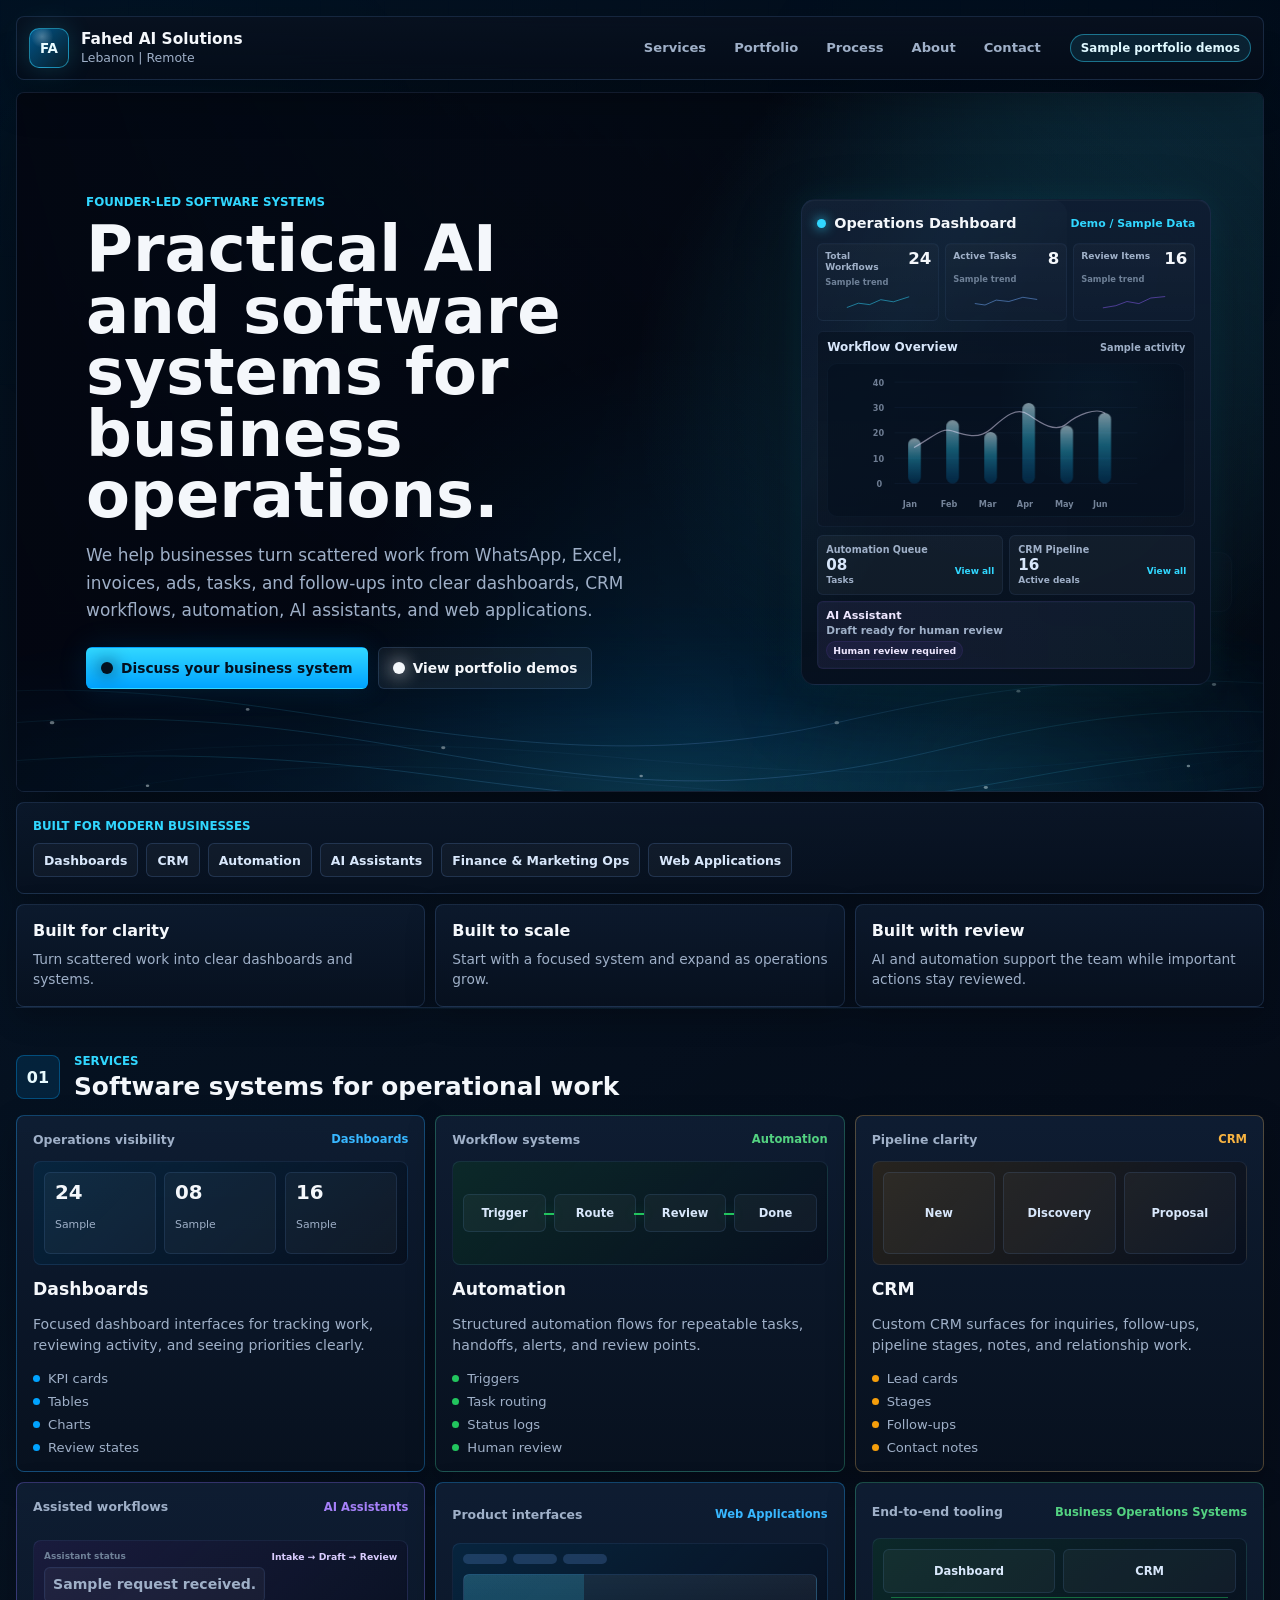
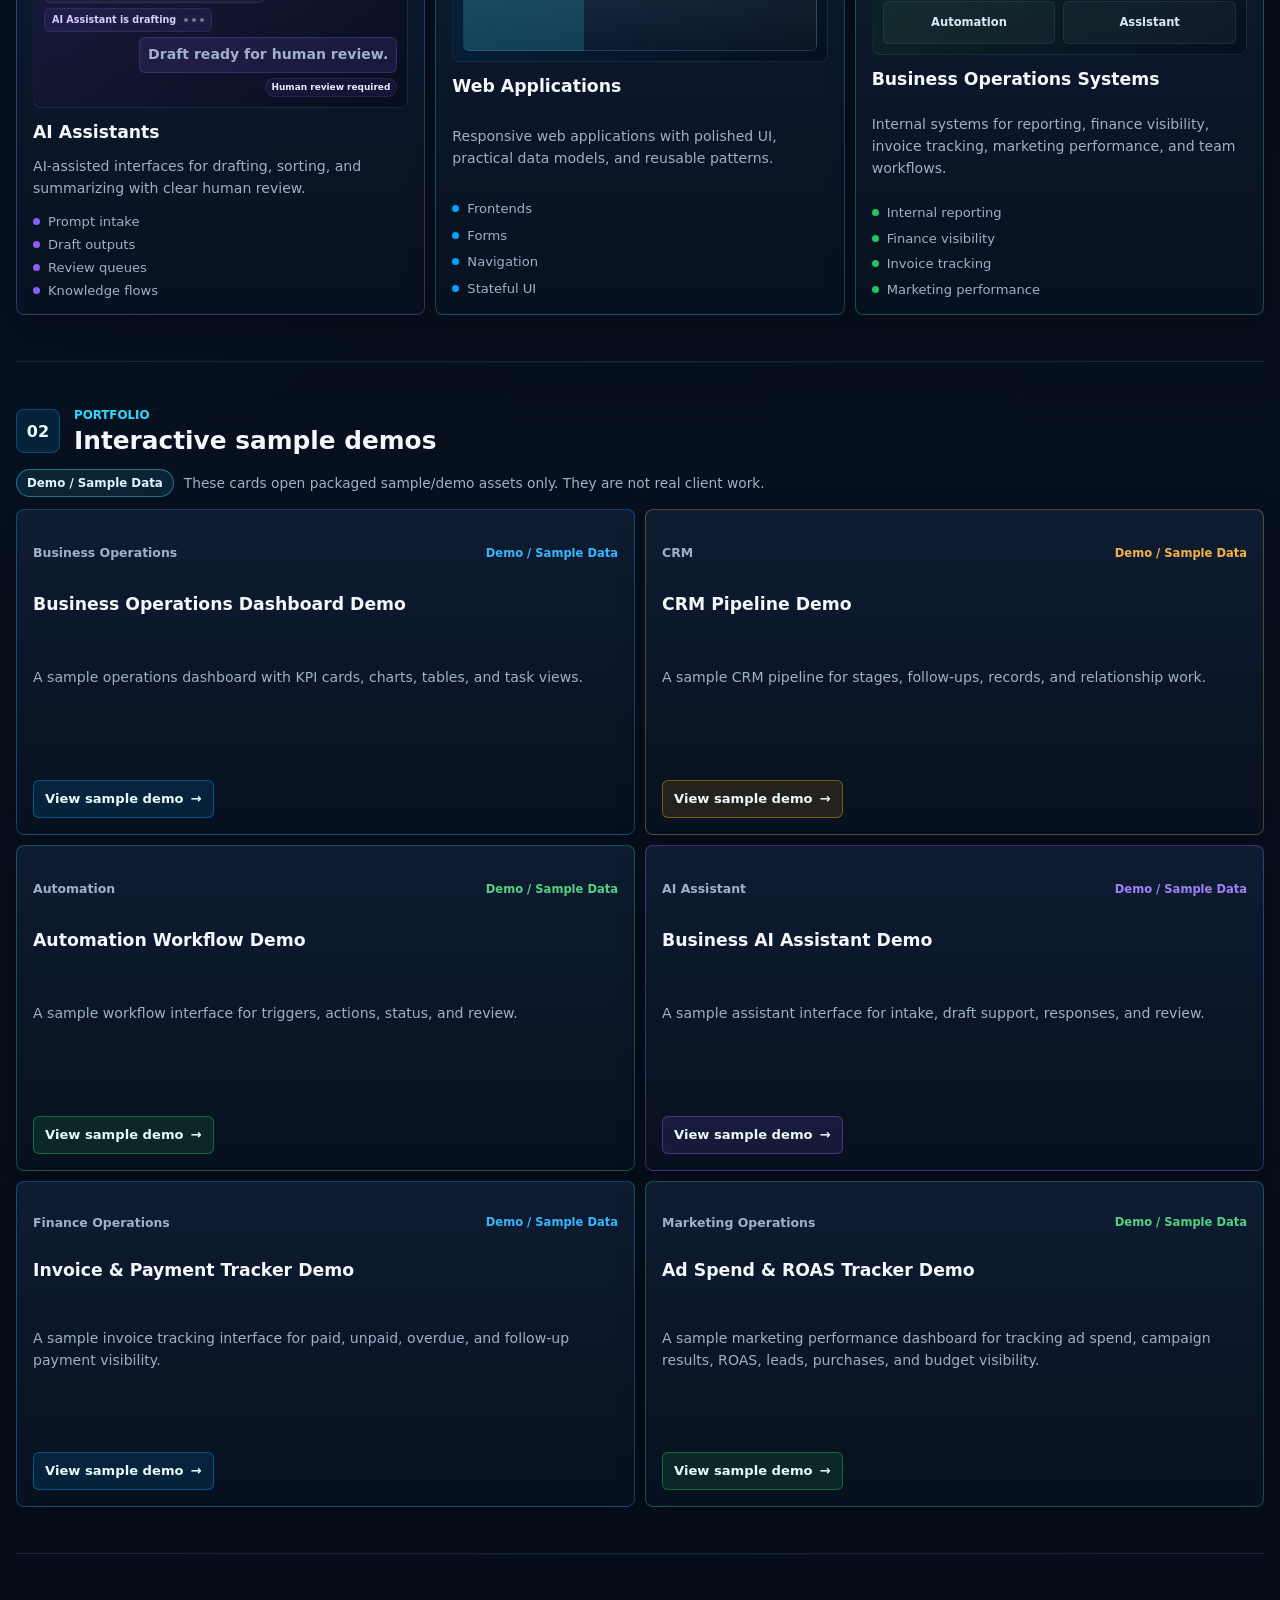
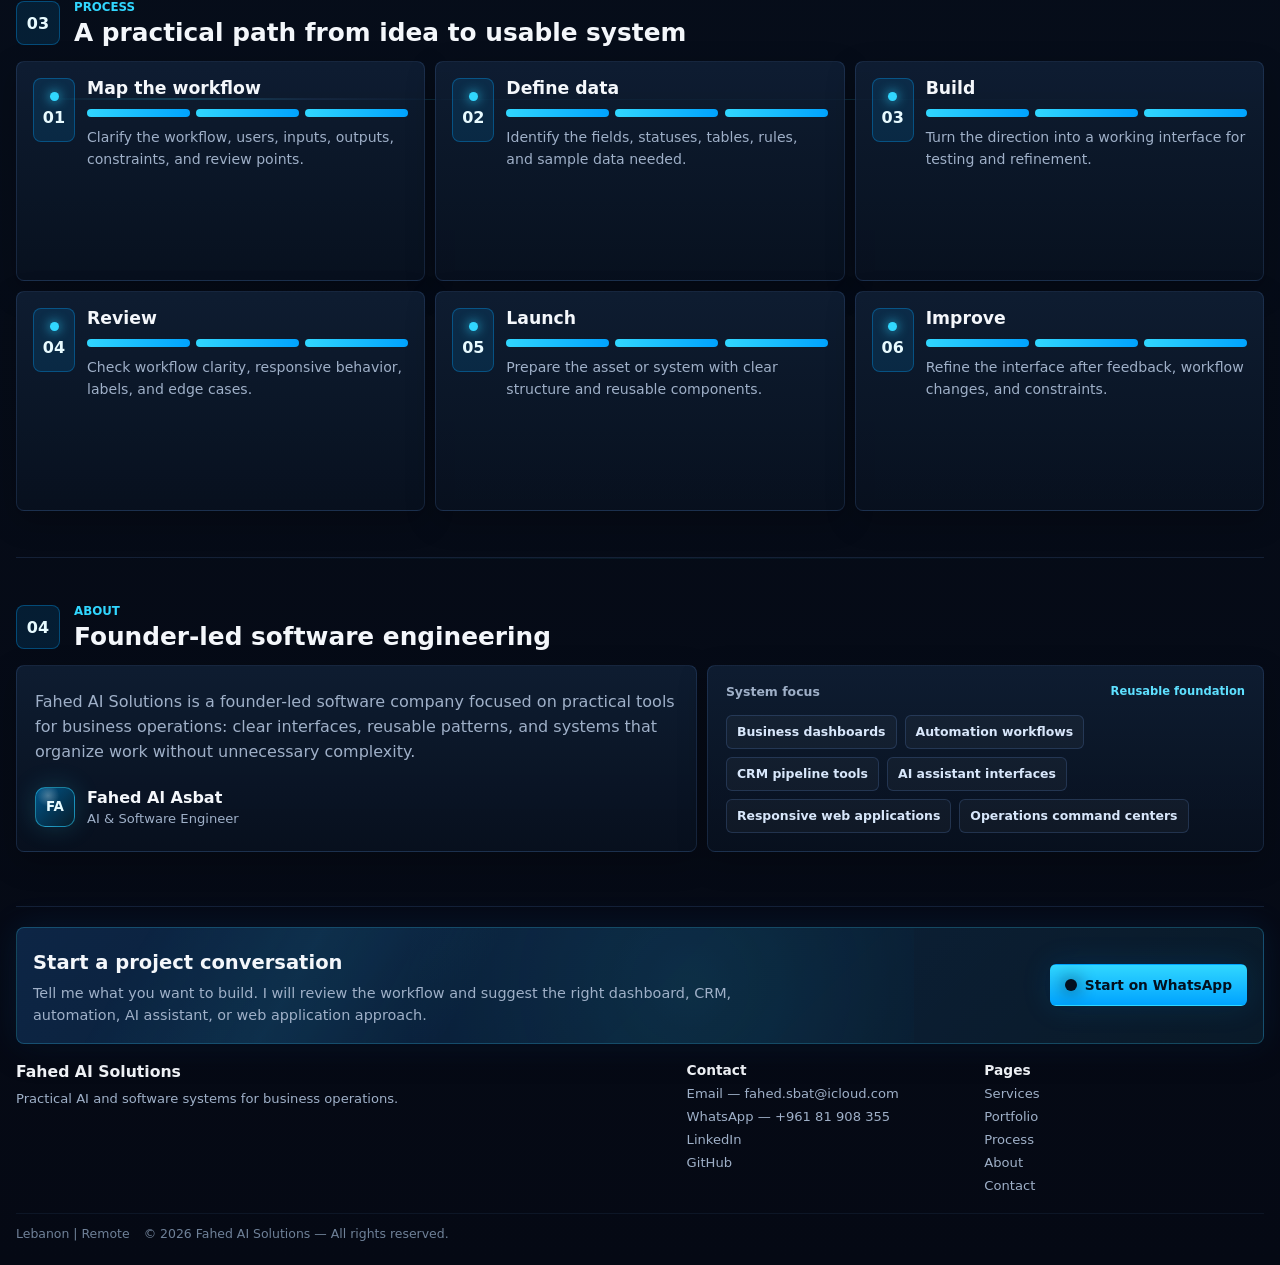
<file: index.html>
<!doctype html>
<html lang="en">
  <head>
    <meta charset="utf-8">
    <meta name="viewport" content="width=device-width, initial-scale=1">
    <title>Fahed AI Solutions | Practical Software Systems for Business Operations</title>
    <meta name="description" content="Founder-led software systems for dashboards, automation, CRM, AI assistant interfaces, web applications, and business operations.">
    <meta property="og:title" content="Fahed AI Solutions | Practical Software Systems for Business Operations">
    <meta property="og:description" content="Founder-led dashboards, automation workflows, CRM tools, AI assistant interfaces, and web applications for business operations.">
    <link rel="stylesheet" href="styles.css?v=clarity-copy-1">
  </head>
  <body>
    <div class="site-shell">
      <header class="topbar">
        <a class="brand-block" href="#hero" aria-label="Fahed AI Solutions home">
          <span class="brand-mark" aria-hidden="true">FA</span>
          <span>
            <strong id="brandName">Fahed AI Solutions</strong>
            <em id="brandMeta">Lebanon | Remote</em>
          </span>
        </a>
        <nav class="topnav" aria-label="Primary navigation">
          <a href="#services">Services</a>
          <a href="#portfolio">Portfolio</a>
          <a href="#process">Process</a>
          <a href="#about">About</a>
          <a href="#contact">Contact</a>
        </nav>
        <span class="demo-label" id="demoLabel">Sample portfolio demos</span>
      </header>

      <main>
        <section class="hero-section" id="hero" aria-label="Company hero">
          <canvas class="hero-canvas" id="heroCanvas" aria-hidden="true"></canvas>
          <div class="hero-wave-mesh" aria-hidden="true">
            <svg viewBox="0 0 1440 420" preserveAspectRatio="none" focusable="false">
              <defs>
                <radialGradient id="heroWaveGlow" cx="50%" cy="82%" r="58%">
                  <stop offset="0%" stop-color="#31d7ff" stop-opacity="0.28"></stop>
                  <stop offset="46%" stop-color="#00a3ff" stop-opacity="0.13"></stop>
                  <stop offset="100%" stop-color="#00a3ff" stop-opacity="0"></stop>
                </radialGradient>
                <linearGradient id="heroWaveLine" x1="0%" y1="0%" x2="100%" y2="0%">
                  <stop offset="0%" stop-color="#31d7ff" stop-opacity="0"></stop>
                  <stop offset="24%" stop-color="#31d7ff" stop-opacity="0.34"></stop>
                  <stop offset="52%" stop-color="#75abff" stop-opacity="0.5"></stop>
                  <stop offset="78%" stop-color="#31d7ff" stop-opacity="0.28"></stop>
                  <stop offset="100%" stop-color="#31d7ff" stop-opacity="0"></stop>
                </linearGradient>
              </defs>
              <rect class="wave-glow" x="0" y="0" width="1440" height="420"></rect>
              <g class="wave-lines">
                <path d="M0 252 C150 206 266 221 412 252 S700 314 862 262 S1140 188 1440 244"></path>
                <path d="M0 292 C184 242 322 250 492 292 S772 354 946 296 S1210 232 1440 282"></path>
                <path d="M0 332 C180 294 340 292 520 326 S836 378 1010 332 S1238 288 1440 316"></path>
                <path d="M0 374 C198 342 370 340 560 364 S880 402 1060 366 S1278 332 1440 348"></path>
              </g>
              <g class="wave-cross">
                <path d="M112 380 C298 318 424 302 606 324 S934 382 1268 286"></path>
                <path d="M70 326 C270 286 458 278 658 302 S996 344 1364 252"></path>
              </g>
              <g class="wave-points">
                <circle cx="188" cy="262" r="2"></circle>
                <circle cx="356" cy="246" r="1.6"></circle>
                <circle cx="524" cy="292" r="1.8"></circle>
                <circle cx="694" cy="326" r="1.5"></circle>
                <circle cx="862" cy="262" r="2"></circle>
                <circle cx="1018" cy="224" r="1.7"></circle>
                <circle cx="1186" cy="216" r="1.8"></circle>
                <circle cx="1326" cy="238" r="1.4"></circle>
                <circle cx="270" cy="338" r="1.5"></circle>
                <circle cx="446" cy="352" r="1.8"></circle>
                <circle cx="634" cy="368" r="1.4"></circle>
                <circle cx="812" cy="386" r="1.7"></circle>
                <circle cx="990" cy="340" r="1.8"></circle>
                <circle cx="1164" cy="314" r="1.5"></circle>
              </g>
            </svg>
          </div>
          <div class="hero-overlay" aria-hidden="true"></div>
          <div class="hero-content">
            <p class="section-kicker" id="heroKicker">Founder-led software systems</p>
            <h1 id="heroTitle">Practical AI and software systems for business operations.</h1>
            <p class="hero-subtitle" id="heroSubtitle">
              We help businesses turn scattered work from WhatsApp, Excel, invoices, ads, tasks, and follow-ups into clear dashboards, CRM workflows, automation, AI assistants, and web applications.
            </p>
            <div class="hero-actions">
              <a class="ds-button primary" href="https://wa.me/96181908355?text=Hi%20Fahed%2C%20I%20want%20to%20discuss%20a%20business%20system." target="_blank" rel="noopener">
                <span class="button-symbol" aria-hidden="true"></span>
                Discuss your business system
              </a>
              <a class="ds-button secondary" href="#portfolio">
                <span class="button-symbol" aria-hidden="true"></span>
                View portfolio demos
              </a>
            </div>
          </div>
          <div class="hero-product-scene" id="heroProductScene" aria-label="Animated product interface preview"></div>
        </section>

        <section class="hero-support" aria-label="Business system focus">
          <div class="business-strip">
            <p class="section-kicker">Built for modern businesses</p>
            <div class="hero-proof" id="heroProof" aria-label="Company focus areas"></div>
          </div>
          <div class="value-row" aria-label="System value principles">
            <article class="value-card">
              <h2>Built for clarity</h2>
              <p>Turn scattered work into clear dashboards and systems.</p>
            </article>
            <article class="value-card">
              <h2>Built to scale</h2>
              <p>Start with a focused system and expand as operations grow.</p>
            </article>
            <article class="value-card">
              <h2>Built with review</h2>
              <p>AI and automation support the team while important actions stay reviewed.</p>
            </article>
          </div>
        </section>

        <section class="page-section" id="services" aria-labelledby="servicesTitle">
          <div class="section-heading">
            <span>01</span>
            <div>
              <p class="section-kicker">Services</p>
              <h2 id="servicesTitle">Software systems for operational work</h2>
            </div>
          </div>
          <div class="services-grid" id="servicesGrid"></div>
        </section>

        <section class="page-section" id="portfolio" aria-labelledby="portfolioTitle">
          <div class="section-heading">
            <span>02</span>
            <div>
              <p class="section-kicker">Portfolio</p>
              <h2 id="portfolioTitle">Interactive sample demos</h2>
            </div>
          </div>
          <div class="section-note">
            <span>Demo / Sample Data</span>
            <p>These cards open packaged sample/demo assets only. They are not real client work.</p>
          </div>
          <div class="portfolio-grid" id="portfolioGrid"></div>
        </section>

        <section class="page-section" id="process" aria-labelledby="processTitle">
          <div class="section-heading">
            <span>03</span>
            <div>
              <p class="section-kicker">Process</p>
              <h2 id="processTitle">A practical path from idea to usable system</h2>
            </div>
          </div>
          <div class="process-grid" id="processGrid"></div>
        </section>

        <section class="page-section about-section" id="about" aria-labelledby="aboutTitle">
          <div class="section-heading">
            <span>04</span>
            <div>
              <p class="section-kicker">About</p>
              <h2 id="aboutTitle">Founder-led software engineering</h2>
            </div>
          </div>
          <div class="about-layout">
            <article class="about-card">
              <p id="aboutText"></p>
              <div class="founder-row">
                <span class="brand-mark" aria-hidden="true">FA</span>
                <div>
                  <strong id="founderName">Fahed Al Asbat</strong>
                  <em id="founderRole">AI &amp; Software Engineer</em>
                </div>
              </div>
            </article>
            <aside class="systems-panel" aria-label="System focus preview">
              <div class="card-topline">
                <span>System focus</span>
                <em>Reusable foundation</em>
              </div>
              <div class="systems-list" id="systemsList"></div>
            </aside>
          </div>
        </section>

      </main>

      <footer class="site-footer" id="contact">
        <section class="footer-intake-card" aria-label="Project contact intake">
          <div>
            <h2>Start a project conversation</h2>
            <p>Tell me what you want to build. I will review the workflow and suggest the right dashboard, CRM, automation, AI assistant, or web application approach.</p>
          </div>
          <div class="footer-intake-actions">
            <a class="ds-button primary" href="https://wa.me/96181908355?text=Hi%20Fahed%2C%20I%20want%20to%20build%20a%20business%20system.%20Here%20is%20my%20idea%3A" target="_blank" rel="noopener">
              <span class="button-symbol" aria-hidden="true"></span>
              Start on WhatsApp
            </a>
          </div>
        </section>
        <div class="footer-brand">
          <strong>Fahed AI Solutions</strong>
          <span>Practical AI and software systems for business operations.</span>
        </div>
        <nav class="footer-column footer-contact" id="footerContact" aria-label="Footer contact links">
          <strong>Contact</strong>
          <a href="mailto:fahed.sbat@icloud.com">Email — fahed.sbat@icloud.com</a>
          <a href="https://wa.me/96181908355" target="_blank" rel="noopener">WhatsApp — +961 81 908 355</a>
          <a href="https://www.linkedin.com/in/fahed-al-asbat-6b540341b" target="_blank" rel="noopener">LinkedIn</a>
          <a href="https://github.com/fahedalasbat" target="_blank" rel="noopener">GitHub</a>
        </nav>
        <nav class="footer-column footer-pages" aria-label="Footer pages">
          <strong>Pages</strong>
          <a href="#services">Services</a>
          <a href="#portfolio">Portfolio</a>
          <a href="#process">Process</a>
          <a href="#about">About</a>
          <a href="#contact">Contact</a>
        </nav>
        <p class="footer-rights">
          <span>Lebanon | Remote</span>
          <span>&copy; 2026 Fahed AI Solutions &mdash; All rights reserved.</span>
        </p>
      </footer>
    </div>

    <script src="site-data.js?v=clarity-copy-1"></script>
    <script src="app.js?v=clarity-copy-1"></script>
  </body>
</html>
</file>
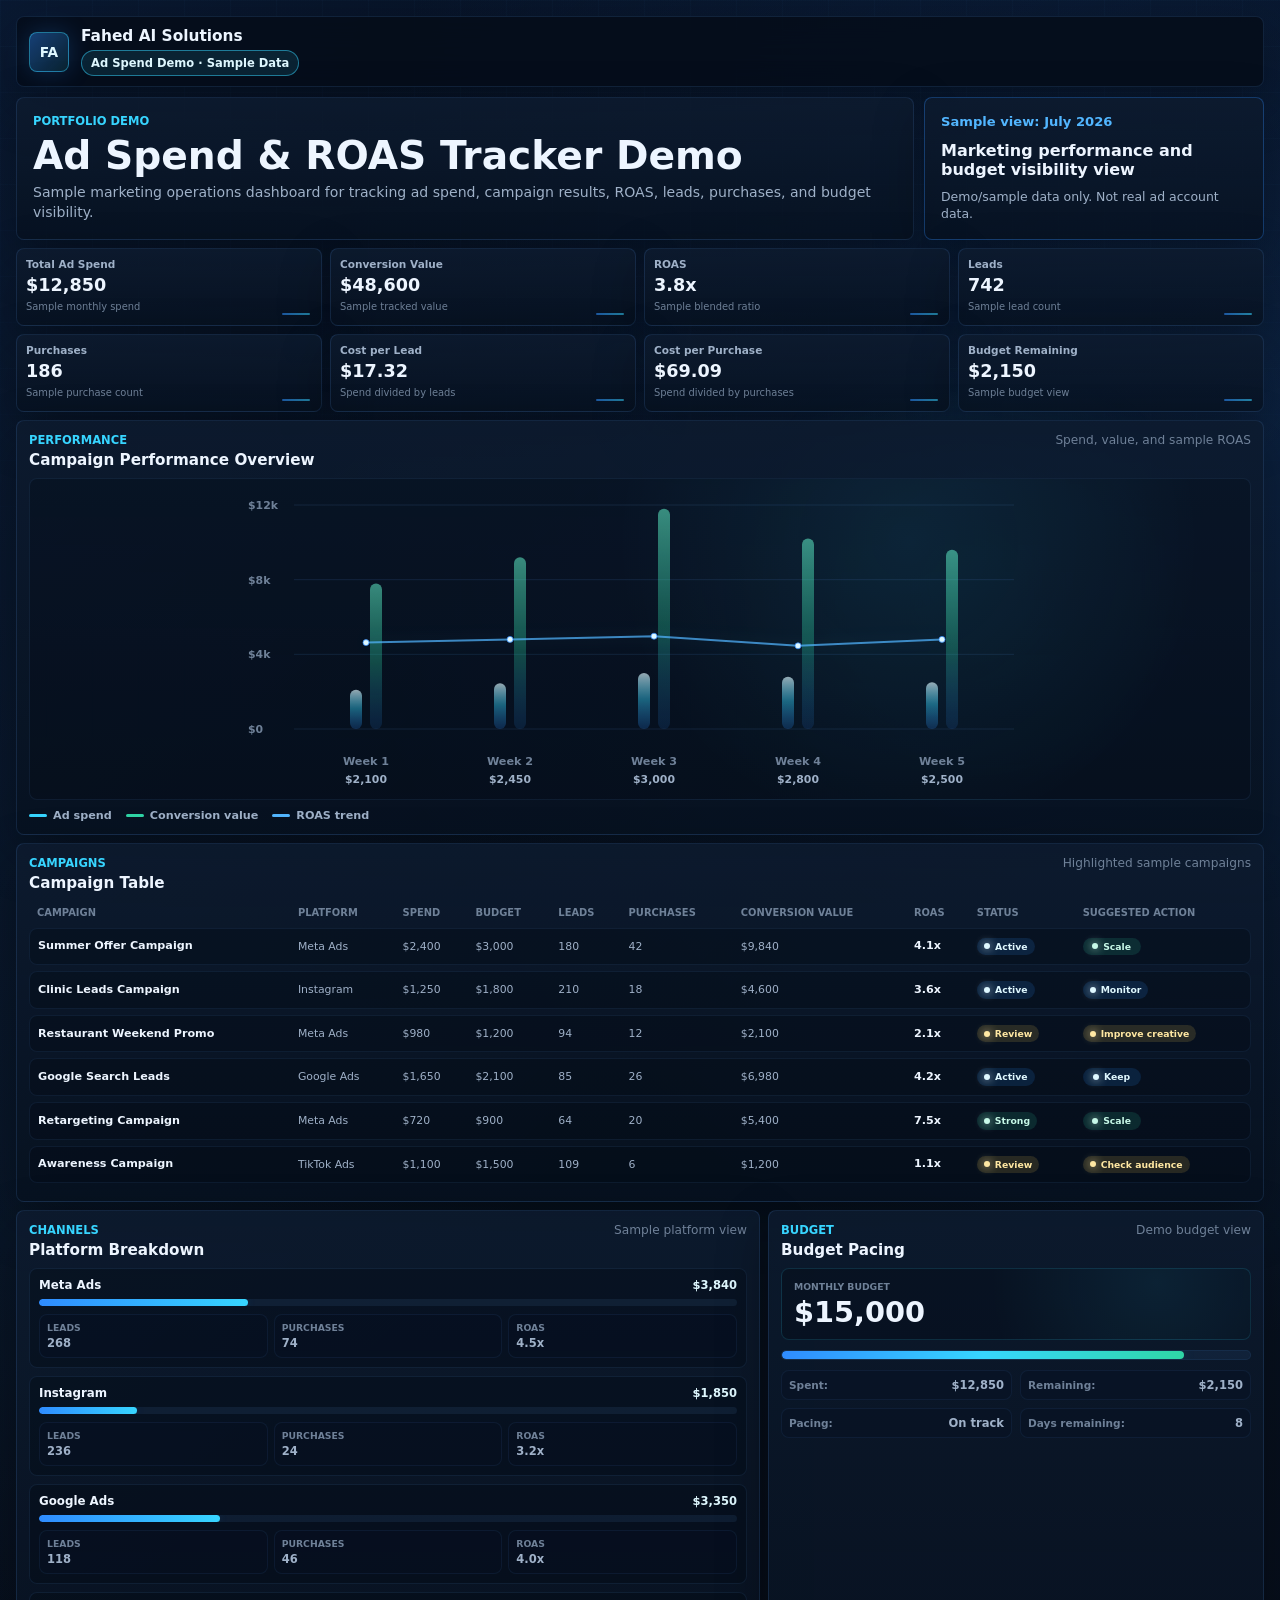
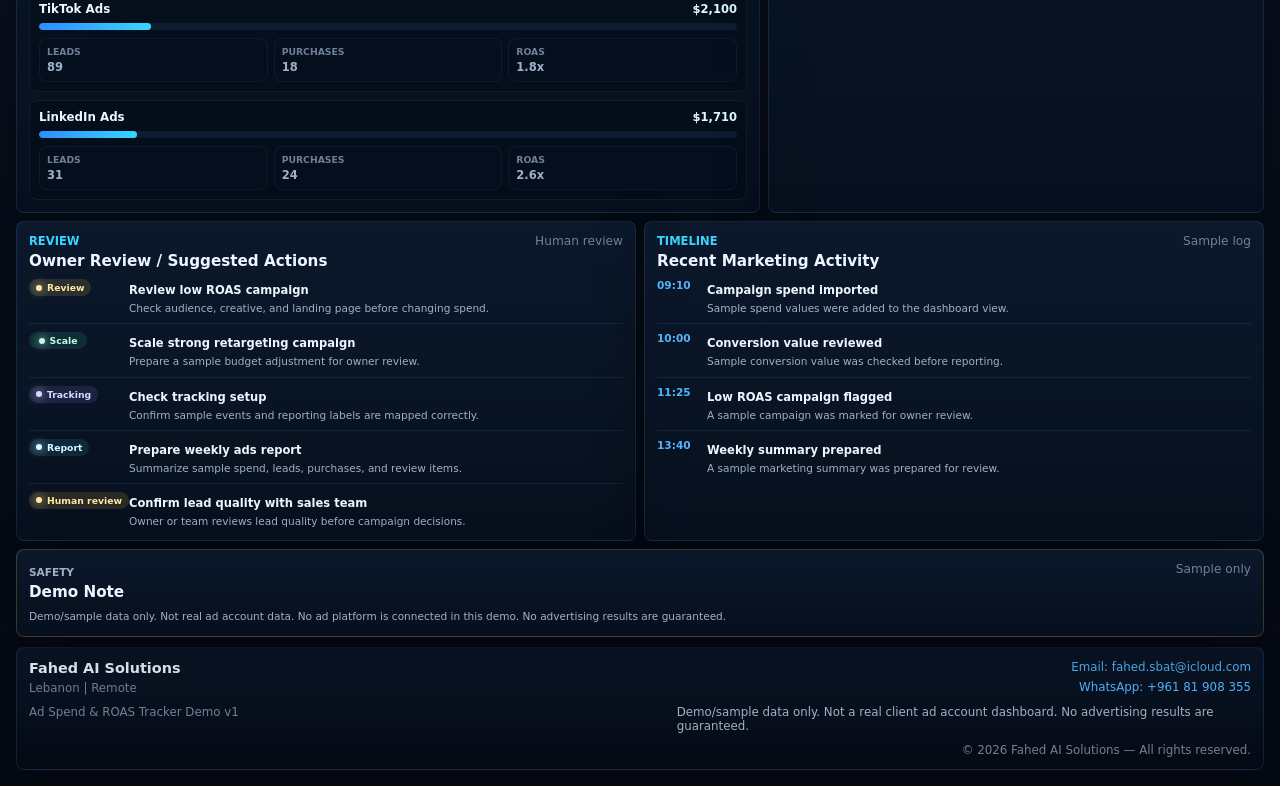
<file: demos/ad-spend-roas-tracker/index.html>
<!doctype html>
<html lang="en">
  <head>
    <meta charset="utf-8">
    <meta name="viewport" content="width=device-width, initial-scale=1">
    <title>Ad Spend &amp; ROAS Tracker Demo | Fahed AI Solutions</title>
    <meta name="description" content="A runnable ad spend and ROAS tracker demo by Fahed AI Solutions using sample data only.">
    <link rel="stylesheet" href="styles.css?v=clarity-copy-1">
  </head>
  <body>
    <div class="ads-shell">
      <header class="topbar">
        <div class="brand-block">
          <span class="brand-mark" aria-hidden="true">FA</span>
          <div>
            <p class="brand-name">Fahed AI Solutions</p>
            <span class="demo-badge" id="demoLabel">Ad Spend Demo · Sample Data</span>
          </div>
        </div>
      </header>

      <main>
        <section class="hero-grid">
          <div class="hero-panel">
            <p class="section-kicker">Portfolio Demo</p>
            <h1 id="demoTitle">Ad Spend &amp; ROAS Tracker Demo</h1>
            <p id="demoScope">Sample marketing operations dashboard for tracking ad spend, campaign results, ROAS, leads, purchases, and budget visibility.</p>
            <span class="mobile-sample-period" id="mobileSamplePeriod">Sample view: July 2026</span>
          </div>
          <aside class="sample-panel">
            <span id="samplePeriod">Sample view: July 2026</span>
            <strong>Marketing performance and budget visibility view</strong>
            <p id="demoDisclaimer">Demo/sample data only. Not real ad account data.</p>
          </aside>
        </section>

        <section class="kpi-grid" id="kpiGrid" aria-label="Sample marketing KPI cards"></section>

        <section class="chart-panel" aria-label="Sample campaign performance overview">
          <div class="panel-header">
            <div>
              <p class="section-kicker">Performance</p>
              <h2>Campaign Performance Overview</h2>
            </div>
            <span class="panel-note">Spend, value, and sample ROAS</span>
          </div>
          <div class="chart-wrap" id="performanceChart"></div>
          <div class="chart-legend" aria-label="Chart legend">
            <span><i class="legend-spend"></i>Ad spend</span>
            <span><i class="legend-value"></i>Conversion value</span>
            <span><i class="legend-roas"></i>ROAS trend</span>
          </div>
        </section>

        <section class="campaign-panel" aria-label="Sample campaign table">
          <div class="panel-header">
            <div>
              <p class="section-kicker">Campaigns</p>
              <h2>Campaign Table</h2>
            </div>
              <span class="panel-note">Highlighted sample campaigns</span>
          </div>
          <div class="table-wrap">
            <table>
              <thead>
                <tr>
                  <th>Campaign</th>
                  <th>Platform</th>
                  <th>Spend</th>
                  <th>Budget</th>
                  <th>Leads</th>
                  <th>Purchases</th>
                  <th>Conversion Value</th>
                  <th>ROAS</th>
                  <th>Status</th>
                  <th>Suggested Action</th>
                </tr>
              </thead>
              <tbody id="campaignTable"></tbody>
            </table>
          </div>
        </section>

        <section class="insight-grid" aria-label="Sample marketing insights">
          <article class="panel platform-panel">
            <div class="panel-header">
              <div>
                <p class="section-kicker">Channels</p>
                <h2>Platform Breakdown</h2>
              </div>
              <span class="panel-note">Sample platform view</span>
            </div>
            <div class="platform-list" id="platformBreakdown"></div>
          </article>

          <article class="panel budget-panel">
            <div class="panel-header">
              <div>
                <p class="section-kicker">Budget</p>
                <h2>Budget Pacing</h2>
              </div>
              <span class="panel-note">Demo budget view</span>
            </div>
            <div class="budget-card" id="budgetPacing"></div>
          </article>
        </section>

        <section class="operations-grid" aria-label="Sample marketing operations">
          <article class="panel action-panel">
            <div class="panel-header">
              <div>
                <p class="section-kicker">Review</p>
                <h2>Owner Review / Suggested Actions</h2>
              </div>
              <span class="panel-note">Human review</span>
            </div>
            <ul class="action-list" id="ownerActions"></ul>
          </article>

          <article class="panel activity-panel">
            <div class="panel-header">
              <div>
                <p class="section-kicker">Timeline</p>
                <h2>Recent Marketing Activity</h2>
              </div>
              <span class="panel-note">Sample log</span>
            </div>
            <ul class="activity-list" id="activityLog"></ul>
          </article>

          <article class="panel safety-panel">
            <div class="panel-header">
              <div>
                <p class="section-kicker">Safety</p>
                <h2>Demo Note</h2>
              </div>
              <span class="panel-note">Sample only</span>
            </div>
            <p id="safetyNote">Demo/sample data only. Not real ad account data. No ad platform is connected in this demo. No advertising results are guaranteed.</p>
          </article>
        </section>
      </main>

      <footer class="footer">
        <div class="footer-brand">
          <strong>Fahed AI Solutions</strong>
          <span>Lebanon | Remote</span>
        </div>
        <div class="footer-contact">
          <a href="mailto:fahed.sbat@icloud.com">Email: fahed.sbat@icloud.com</a>
          <a href="https://wa.me/96181908355" target="_blank" rel="noopener">WhatsApp: +961 81 908 355</a>
        </div>
        <span class="footer-version" id="footerVersion">Ad Spend &amp; ROAS Tracker Demo v1</span>
        <span class="footer-disclaimer">Demo/sample data only. Not a real client ad account dashboard. No advertising results are guaranteed.</span>
        <span class="footer-rights">&copy; 2026 Fahed AI Solutions &mdash; All rights reserved.</span>
      </footer>
    </div>

    <script src="sample-data.js?v=clarity-copy-1"></script>
    <script src="app.js?v=clarity-copy-1"></script>
  </body>
</html>
</file>
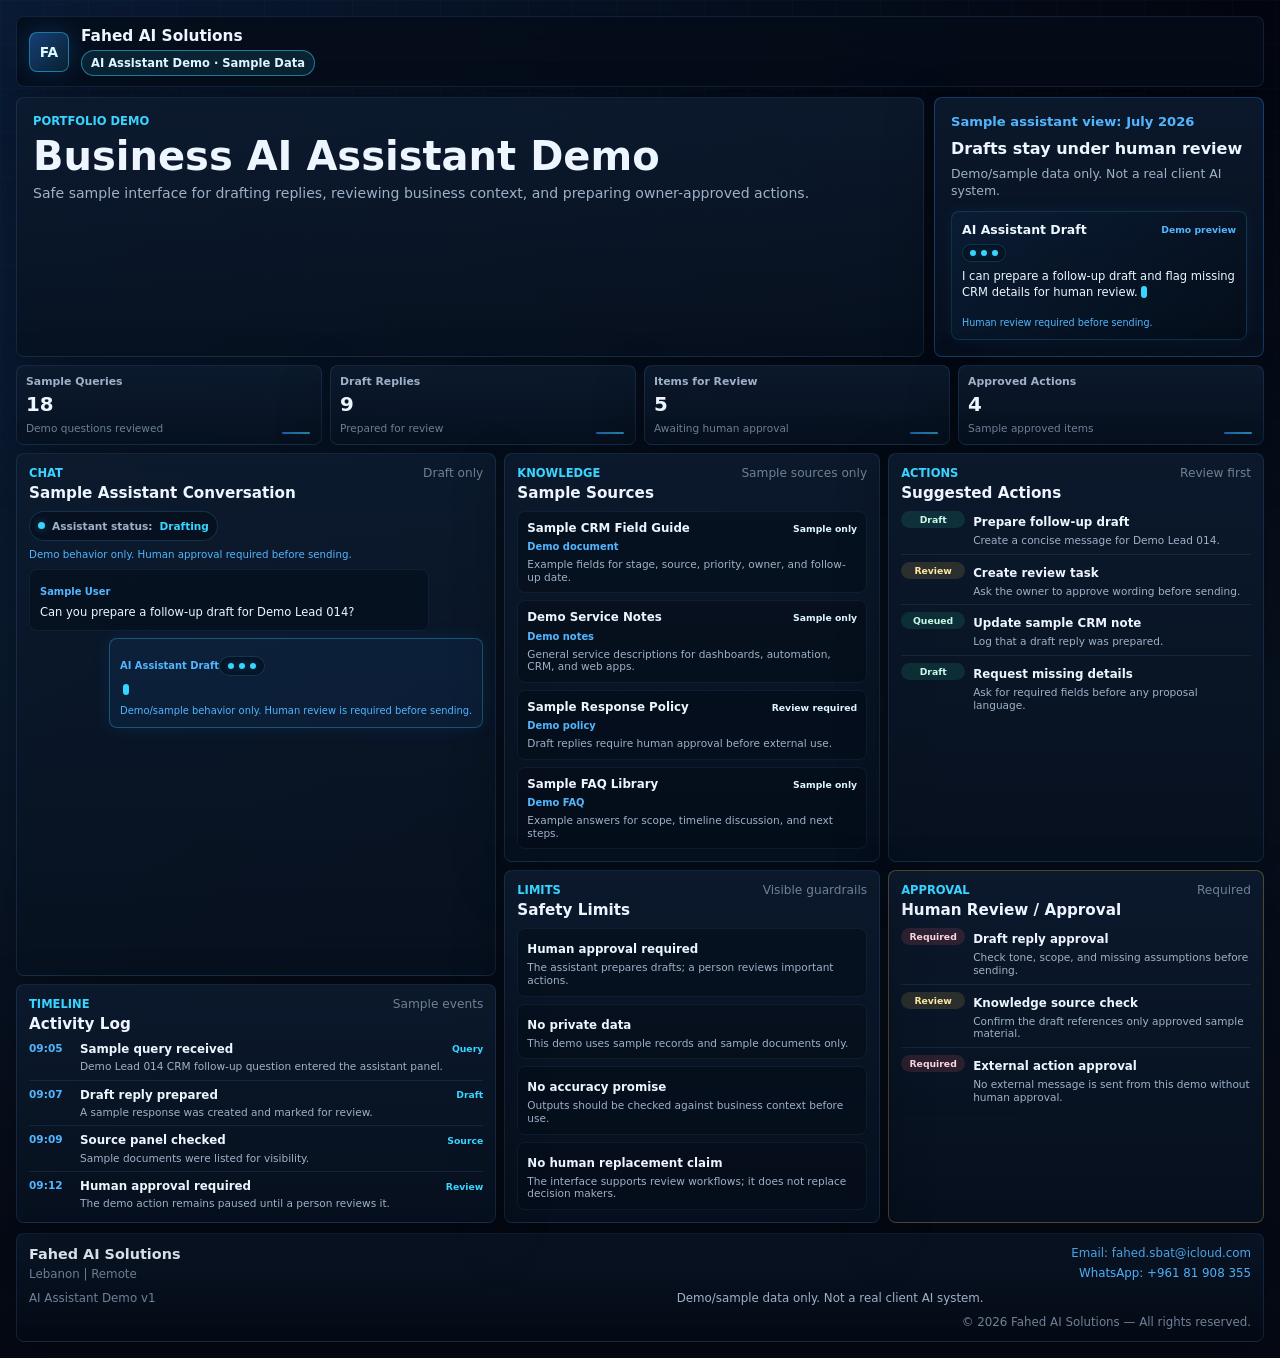
<file: demos/ai-assistant/index.html>
<!doctype html>
<html lang="en">
  <head>
    <meta charset="utf-8">
    <meta name="viewport" content="width=device-width, initial-scale=1">
    <title>Business AI Assistant Demo | Fahed AI Solutions</title>
    <meta name="description" content="A runnable business AI assistant interface demo by Fahed AI Solutions using sample data only.">
    <link rel="stylesheet" href="styles.css?v=clarity-copy-1">
  </head>
  <body>
    <div class="assistant-shell">
      <header class="topbar">
        <div class="brand-block">
          <span class="brand-mark" aria-hidden="true">FA</span>
          <div>
            <p class="brand-name">Fahed AI Solutions</p>
            <span class="demo-badge" id="demoLabel">AI Assistant Demo · Sample Data</span>
          </div>
        </div>
      </header>

      <main>
        <section class="hero-grid">
          <div class="hero-panel">
            <p class="section-kicker">Portfolio Demo</p>
            <h1 id="demoTitle">Business AI Assistant Demo</h1>
            <p id="demoScope">Safe sample interface for drafting replies, reviewing business context, and preparing owner-approved actions.</p>
            <span class="mobile-sample-period" id="mobileSamplePeriod">Sample assistant view: July 2026</span>
          </div>
          <aside class="sample-panel">
            <span id="samplePeriod">Sample assistant view: July 2026</span>
            <strong>Drafts stay under human review</strong>
            <p id="demoDisclaimer">Demo/sample data only. Not a real client AI system.</p>
            <div class="hero-typing-preview" aria-live="polite">
              <div class="preview-topline">
                <strong>AI Assistant Draft</strong>
                <em>Demo preview</em>
              </div>
              <div class="typing-indicator compact" aria-label="Demo assistant is typing">
                <i></i>
                <i></i>
                <i></i>
              </div>
              <p id="heroTypedPreview"></p>
              <small>Human review required before sending.</small>
            </div>
          </aside>
        </section>

        <section class="kpi-grid" id="kpiGrid" aria-label="Sample AI assistant status cards"></section>

        <section class="assistant-grid" aria-label="Sample AI assistant workspace">
          <article class="panel chat-card">
            <div class="panel-header">
              <div>
                <p class="section-kicker">Chat</p>
                <h2>Sample Assistant Conversation</h2>
              </div>
              <span class="panel-note">Draft only</span>
            </div>
            <div class="assistant-status-bar" aria-live="polite">
              <span class="status-dot" aria-hidden="true"></span>
              <span>Assistant status:</span>
              <strong id="assistantStatus">Listening</strong>
            </div>
            <p class="chat-safety-line">Demo behavior only. Human approval required before sending.</p>
            <div class="chat-panel" id="chatPanel"></div>
          </article>

          <article class="panel knowledge-card">
            <div class="panel-header">
              <div>
                <p class="section-kicker">Knowledge</p>
                <h2>Sample Sources</h2>
              </div>
              <span class="panel-note">Sample sources only</span>
            </div>
            <div class="source-list" id="knowledgeSources"></div>
          </article>

          <article class="panel actions-card">
            <div class="panel-header">
              <div>
                <p class="section-kicker">Actions</p>
                <h2>Suggested Actions</h2>
              </div>
              <span class="panel-note">Review first</span>
            </div>
            <ul class="action-list" id="suggestedActions"></ul>
          </article>

          <article class="panel review-card">
            <div class="panel-header">
              <div>
                <p class="section-kicker">Approval</p>
                <h2>Human Review / Approval</h2>
              </div>
              <span class="panel-note">Required</span>
            </div>
            <ul class="review-list" id="reviewItems"></ul>
          </article>

          <article class="panel safety-card">
            <div class="panel-header">
              <div>
                <p class="section-kicker">Limits</p>
                <h2>Safety Limits</h2>
              </div>
              <span class="panel-note">Visible guardrails</span>
            </div>
            <div class="limit-grid" id="safetyLimits"></div>
          </article>

          <article class="panel activity-card">
            <div class="panel-header">
              <div>
                <p class="section-kicker">Timeline</p>
                <h2>Activity Log</h2>
              </div>
              <span class="panel-note">Sample events</span>
            </div>
            <ul class="activity-list" id="activityLog"></ul>
          </article>
        </section>
      </main>

      <footer class="footer">
        <div class="footer-brand">
          <strong>Fahed AI Solutions</strong>
          <span>Lebanon | Remote</span>
        </div>
        <div class="footer-contact">
          <a href="mailto:fahed.sbat@icloud.com">Email: fahed.sbat@icloud.com</a>
          <a href="https://wa.me/96181908355" target="_blank" rel="noopener">WhatsApp: +961 81 908 355</a>
        </div>
        <span class="footer-version" id="footerVersion">AI Assistant Demo v1</span>
        <span class="footer-disclaimer">Demo/sample data only. Not a real client AI system.</span>
        <span class="footer-rights">&copy; 2026 Fahed AI Solutions &mdash; All rights reserved.</span>
      </footer>
    </div>

    <script src="sample-data.js?v=clarity-copy-1"></script>
    <script src="app.js?v=clarity-copy-1"></script>
  </body>
</html>
</file>
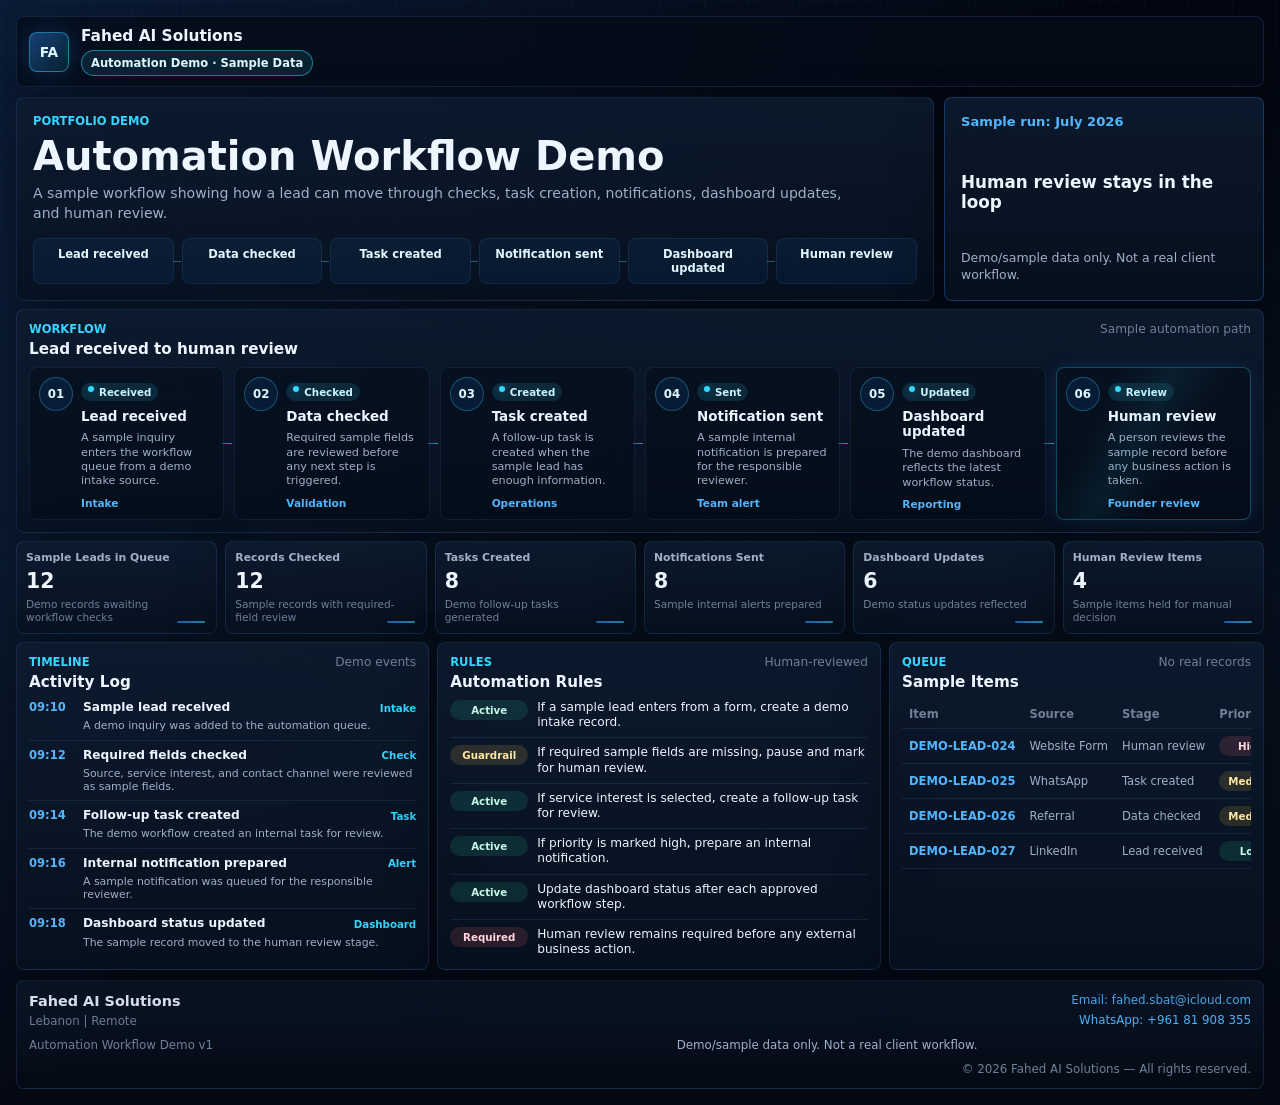
<file: demos/automation-workflow/index.html>
<!doctype html>
<html lang="en">
  <head>
    <meta charset="utf-8">
    <meta name="viewport" content="width=device-width, initial-scale=1">
    <title>Automation Workflow Demo | Fahed AI Solutions</title>
    <meta name="description" content="A runnable automation workflow demo by Fahed AI Solutions using sample data only.">
    <link rel="stylesheet" href="styles.css?v=clarity-copy-1">
  </head>
  <body>
    <div class="demo-shell">
      <header class="topbar">
        <div class="brand-block">
          <span class="brand-mark" aria-hidden="true">FA</span>
          <div>
            <p class="brand-name">Fahed AI Solutions</p>
            <span class="demo-badge" id="demoLabel">Automation Demo · Sample Data</span>
          </div>
        </div>
      </header>

      <main>
        <section class="hero-grid">
          <div class="hero-panel">
            <p class="section-kicker">Portfolio Demo</p>
            <h1 id="demoTitle">Automation Workflow Demo</h1>
            <p id="demoScope">A sample workflow showing how a lead can move through checks, task creation, notifications, dashboard updates, and human review.</p>
            <span class="mobile-sample-period" id="mobileSamplePeriod">Sample run: July 2026</span>
            <div class="flow-summary" aria-label="Sample workflow summary">
              <span>Lead received</span>
              <span>Data checked</span>
              <span>Task created</span>
              <span>Notification sent</span>
              <span>Dashboard updated</span>
              <span>Human review</span>
            </div>
          </div>
          <aside class="sample-panel">
            <span id="samplePeriod">Sample run: July 2026</span>
            <strong>Human review stays in the loop</strong>
            <p id="demoDisclaimer">Demo/sample data only. Not a real client workflow.</p>
          </aside>
        </section>

        <section class="workflow-panel" aria-label="Sample automation workflow">
          <div class="panel-header">
            <div>
              <p class="section-kicker">Workflow</p>
              <h2>Lead received to human review</h2>
            </div>
            <span class="panel-note">Sample automation path</span>
          </div>
          <div class="workflow-track" id="workflowTrack"></div>
        </section>

        <section class="status-grid" id="statusCards" aria-label="Sample workflow status cards"></section>

        <section class="operations-grid" aria-label="Sample automation operations">
          <article class="panel activity-panel">
            <div class="panel-header">
              <div>
                <p class="section-kicker">Timeline</p>
                <h2>Activity Log</h2>
              </div>
              <span class="panel-note">Demo events</span>
            </div>
            <ul class="activity-list" id="activityLog"></ul>
          </article>

          <article class="panel rules-panel">
            <div class="panel-header">
              <div>
                <p class="section-kicker">Rules</p>
                <h2>Automation Rules</h2>
              </div>
              <span class="panel-note">Human-reviewed</span>
            </div>
            <ul class="rules-list" id="rulesList"></ul>
          </article>

          <article class="panel queue-panel">
            <div class="panel-header">
              <div>
                <p class="section-kicker">Queue</p>
                <h2>Sample Items</h2>
              </div>
              <span class="panel-note">No real records</span>
            </div>
            <div class="table-wrap">
              <table>
                <thead>
                  <tr>
                    <th>Item</th>
                    <th>Source</th>
                    <th>Stage</th>
                    <th>Priority</th>
                  </tr>
                </thead>
                <tbody id="sampleQueue"></tbody>
              </table>
            </div>
          </article>
        </section>
      </main>

      <footer class="footer">
        <div class="footer-brand">
          <strong>Fahed AI Solutions</strong>
          <span>Lebanon | Remote</span>
        </div>
        <div class="footer-contact">
          <a href="mailto:fahed.sbat@icloud.com">Email: fahed.sbat@icloud.com</a>
          <a href="https://wa.me/96181908355" target="_blank" rel="noopener">WhatsApp: +961 81 908 355</a>
        </div>
        <span class="footer-version" id="footerVersion">Automation Workflow Demo v1</span>
        <span class="footer-disclaimer">Demo/sample data only. Not a real client workflow.</span>
        <span class="footer-rights">&copy; 2026 Fahed AI Solutions &mdash; All rights reserved.</span>
      </footer>
    </div>

    <script src="sample-data.js?v=clarity-copy-1"></script>
    <script src="app.js?v=clarity-copy-1"></script>
  </body>
</html>
</file>
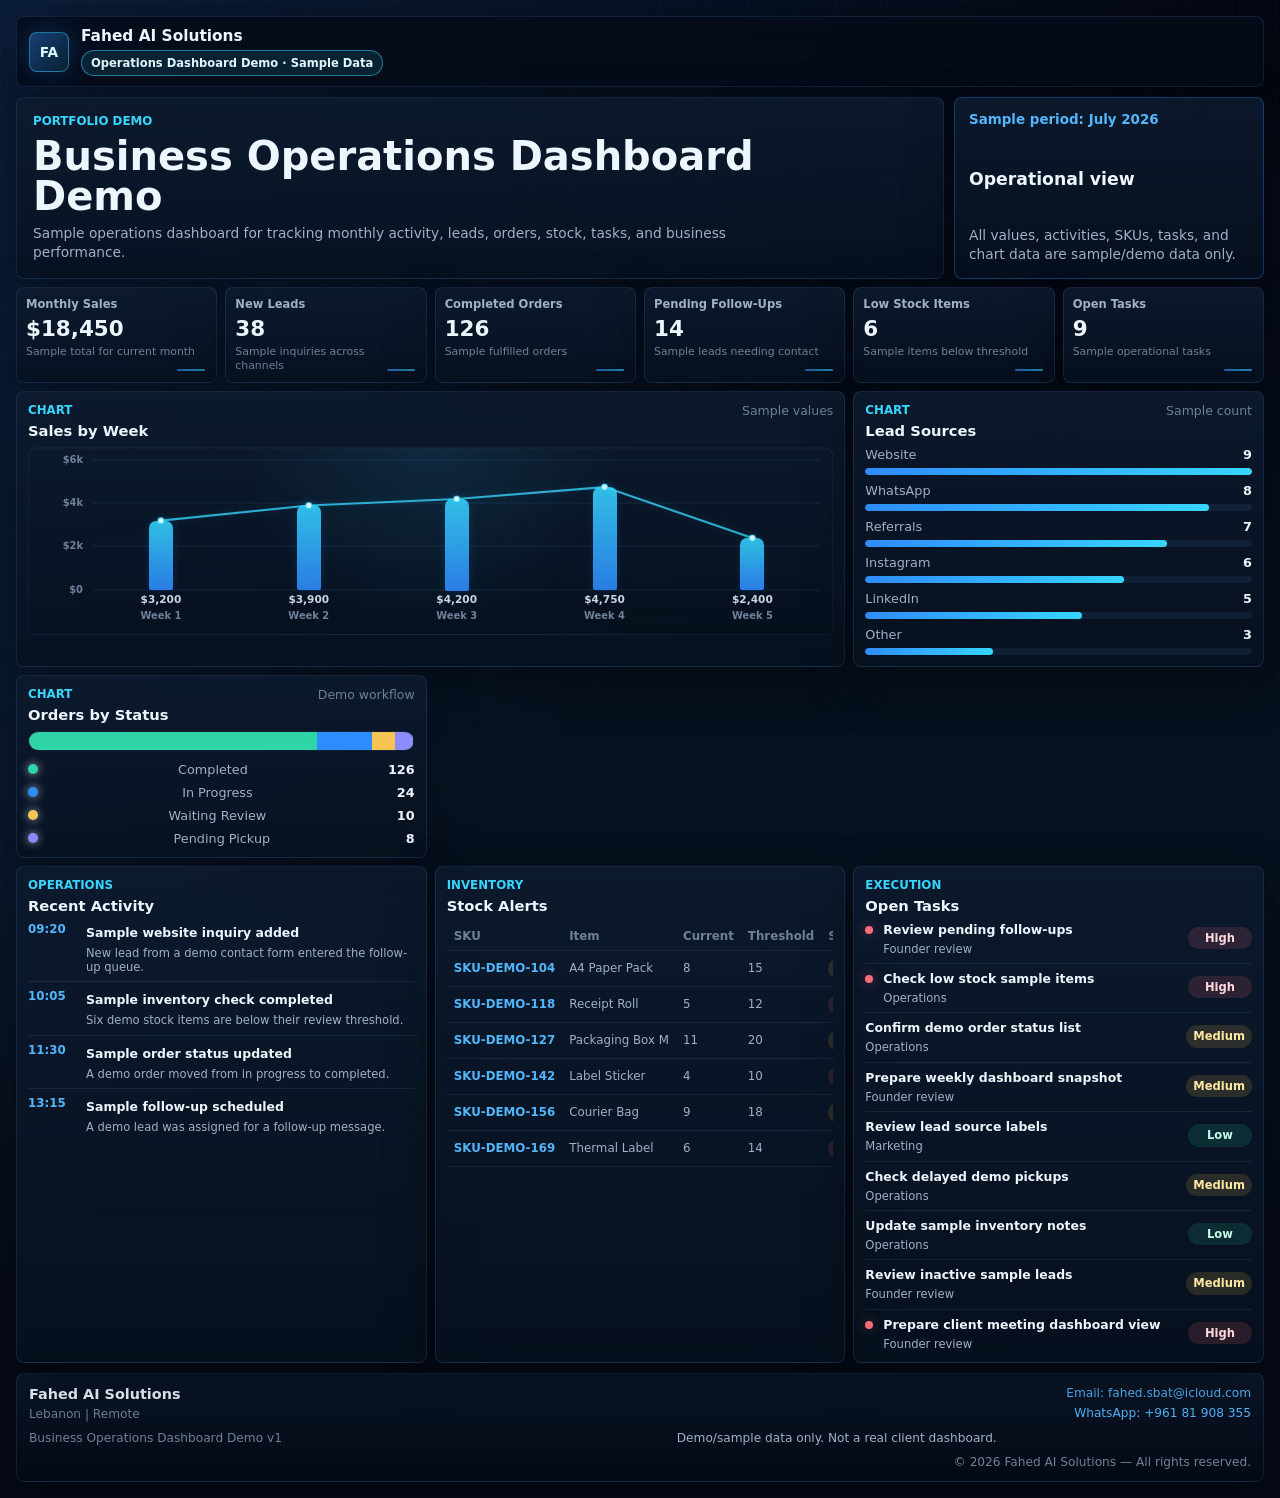
<file: demos/business-operations-dashboard/index.html>
<!doctype html>
<html lang="en">
  <head>
    <meta charset="utf-8">
    <meta name="viewport" content="width=device-width, initial-scale=1">
    <title>Business Operations Dashboard Demo | Fahed AI Solutions</title>
    <meta name="description" content="A sample business operations dashboard demo by Fahed AI Solutions using demo data only.">
    <link rel="stylesheet" href="styles.css?v=clarity-copy-1">
  </head>
  <body>
    <div class="dashboard-shell">
      <header class="topbar">
        <div class="brand-block">
          <span class="brand-mark" aria-hidden="true">FA</span>
          <div>
            <p class="brand-name">Fahed AI Solutions</p>
            <span class="demo-badge" id="demoLabel">Operations Dashboard Demo · Sample Data</span>
          </div>
        </div>
      </header>

      <main>
        <section class="dashboard-intro">
          <div>
            <p class="section-kicker">Portfolio Demo</p>
            <h1 id="dashboardTitle">Business Operations Dashboard Demo</h1>
            <p id="dashboardScope">Sample operations dashboard for tracking monthly activity, leads, orders, stock, tasks, and business performance.</p>
            <span class="mobile-sample-period" id="mobileSamplePeriod">Sample period: July 2026</span>
          </div>
          <aside class="sample-card">
            <span id="samplePeriod">Sample period: July 2026</span>
            <strong>Operational view</strong>
            <p id="disclaimer">All values, activities, SKUs, tasks, and chart data are sample/demo data only.</p>
          </aside>
        </section>

        <section class="kpi-grid" id="kpiGrid" aria-label="Sample KPI cards"></section>

        <section class="chart-grid" aria-label="Sample chart sections">
          <article class="panel panel-large">
            <div class="panel-header">
              <div>
                <p class="section-kicker">Chart</p>
                <h2>Sales by Week</h2>
              </div>
              <span class="panel-note">Sample values</span>
            </div>
            <div class="sales-chart" id="salesChart"></div>
          </article>

          <article class="panel">
            <div class="panel-header">
              <div>
                <p class="section-kicker">Chart</p>
                <h2>Lead Sources</h2>
              </div>
              <span class="panel-note">Sample count</span>
            </div>
            <div class="source-list" id="leadSources"></div>
          </article>

          <article class="panel">
            <div class="panel-header">
              <div>
                <p class="section-kicker">Chart</p>
                <h2>Orders by Status</h2>
              </div>
              <span class="panel-note">Demo workflow</span>
            </div>
            <div class="orders-status" id="ordersStatus"></div>
          </article>
        </section>

        <section class="operations-grid" aria-label="Sample operational sections">
          <article class="panel">
            <div class="panel-header">
              <div>
                <p class="section-kicker">Operations</p>
                <h2>Recent Activity</h2>
              </div>
            </div>
            <ul class="activity-list" id="recentActivity"></ul>
          </article>

          <article class="panel table-panel">
            <div class="panel-header">
              <div>
                <p class="section-kicker">Inventory</p>
                <h2>Stock Alerts</h2>
              </div>
            </div>
            <div class="table-wrap">
              <table>
                <thead>
                  <tr>
                    <th>SKU</th>
                    <th>Item</th>
                    <th>Current</th>
                    <th>Threshold</th>
                    <th>Status</th>
                  </tr>
                </thead>
                <tbody id="stockAlerts"></tbody>
              </table>
            </div>
          </article>

          <article class="panel">
            <div class="panel-header">
              <div>
                <p class="section-kicker">Execution</p>
                <h2>Open Tasks</h2>
              </div>
            </div>
            <ul class="task-list" id="openTasks"></ul>
          </article>
        </section>
      </main>

      <footer class="footer">
        <div class="footer-brand">
          <strong>Fahed AI Solutions</strong>
          <span>Lebanon | Remote</span>
        </div>
        <div class="footer-contact">
          <a href="mailto:fahed.sbat@icloud.com">Email: fahed.sbat@icloud.com</a>
          <a href="https://wa.me/96181908355" target="_blank" rel="noopener">WhatsApp: +961 81 908 355</a>
        </div>
        <span class="footer-version">Business Operations Dashboard Demo v1</span>
        <span class="footer-disclaimer">Demo/sample data only. Not a real client dashboard.</span>
        <span class="footer-rights">&copy; 2026 Fahed AI Solutions &mdash; All rights reserved.</span>
      </footer>
    </div>

    <script src="sample-data.js?v=clarity-copy-1"></script>
    <script src="app.js?v=clarity-copy-1"></script>
  </body>
</html>
</file>
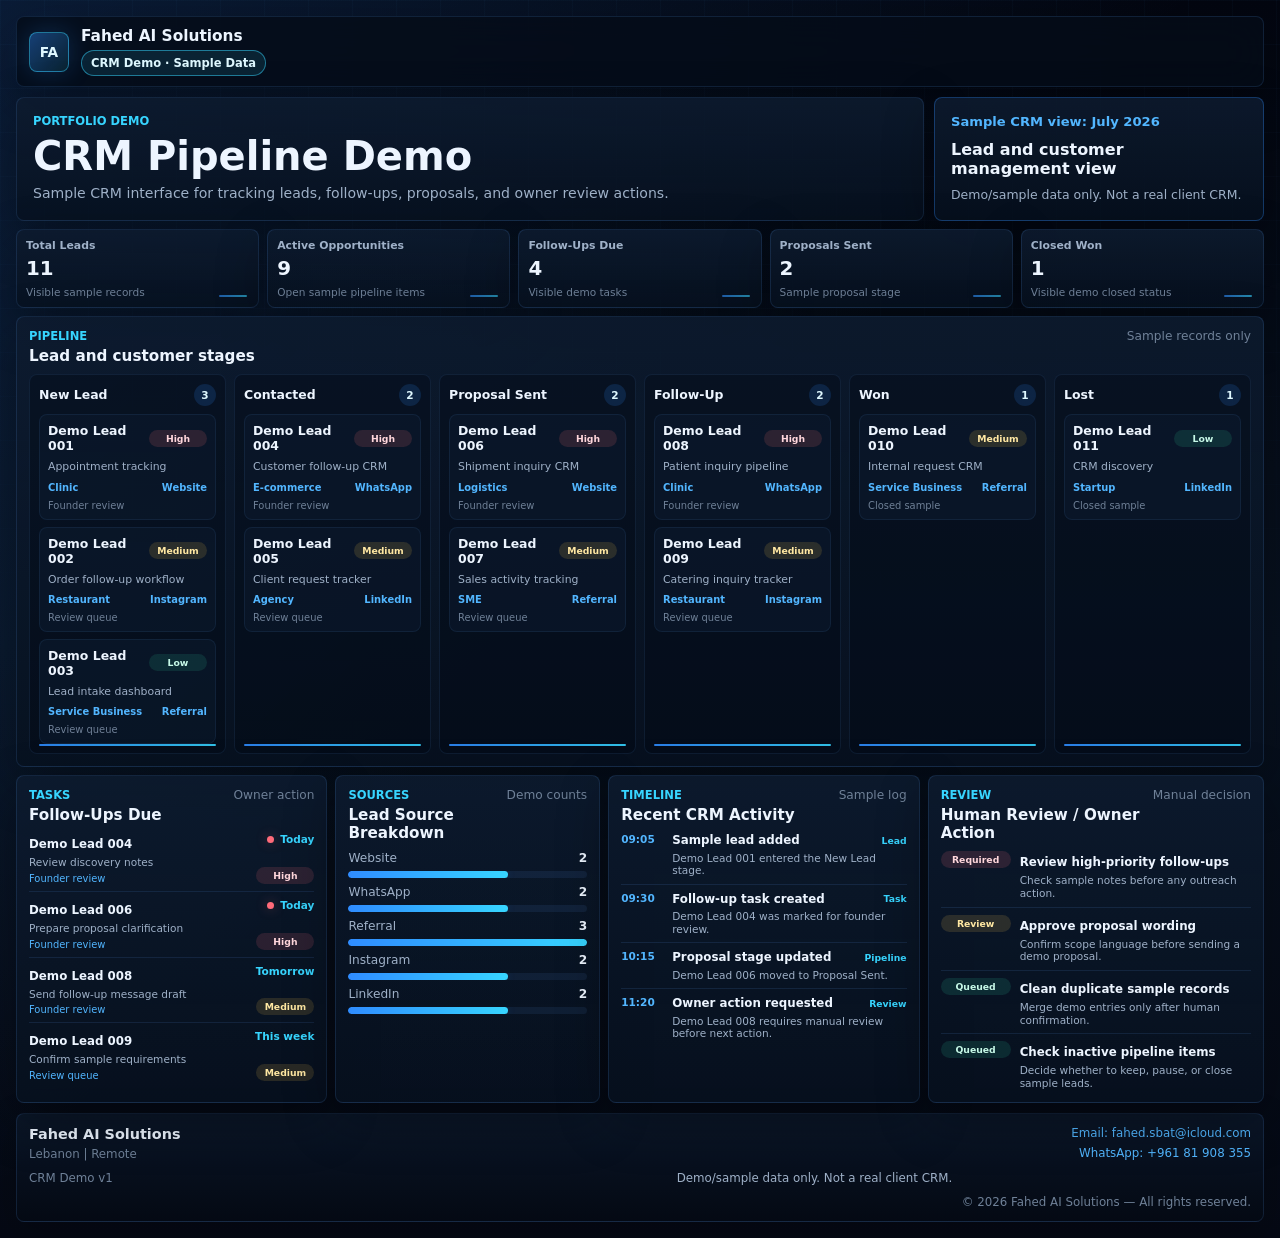
<file: demos/crm-pipeline/index.html>
<!doctype html>
<html lang="en">
  <head>
    <meta charset="utf-8">
    <meta name="viewport" content="width=device-width, initial-scale=1">
    <title>CRM Pipeline Demo | Fahed AI Solutions</title>
    <meta name="description" content="A runnable CRM pipeline demo by Fahed AI Solutions using sample data only.">
    <link rel="stylesheet" href="styles.css?v=clarity-copy-1">
  </head>
  <body>
    <div class="crm-shell">
      <header class="topbar">
        <div class="brand-block">
          <span class="brand-mark" aria-hidden="true">FA</span>
          <div>
            <p class="brand-name">Fahed AI Solutions</p>
            <span class="demo-badge" id="demoLabel">CRM Demo · Sample Data</span>
          </div>
        </div>
      </header>

      <main>
        <section class="hero-grid">
          <div class="hero-panel">
            <p class="section-kicker">Portfolio Demo</p>
            <h1 id="demoTitle">CRM Pipeline Demo</h1>
            <p id="demoScope">Sample CRM interface for tracking leads, follow-ups, proposals, and owner review actions.</p>
            <span class="mobile-sample-period" id="mobileSamplePeriod">Sample CRM view: July 2026</span>
          </div>
          <aside class="sample-panel">
            <span id="samplePeriod">Sample CRM view: July 2026</span>
            <strong>Lead and customer management view</strong>
            <p id="demoDisclaimer">Demo/sample data only. Not a real client CRM.</p>
          </aside>
        </section>

        <section class="kpi-grid" id="kpiGrid" aria-label="Sample CRM KPI cards"></section>

        <section class="pipeline-panel" aria-label="Sample CRM pipeline">
          <div class="panel-header">
            <div>
              <p class="section-kicker">Pipeline</p>
              <h2>Lead and customer stages</h2>
            </div>
            <span class="panel-note">Sample records only</span>
          </div>
          <div class="pipeline-board" id="pipelineBoard"></div>
        </section>

        <section class="crm-grid" aria-label="Sample CRM operations">
          <article class="panel follow-panel">
            <div class="panel-header">
              <div>
                <p class="section-kicker">Tasks</p>
                <h2>Follow-Ups Due</h2>
              </div>
              <span class="panel-note">Owner action</span>
            </div>
            <ul class="follow-up-list" id="followUps"></ul>
          </article>

          <article class="panel source-panel">
            <div class="panel-header">
              <div>
                <p class="section-kicker">Sources</p>
                <h2>Lead Source Breakdown</h2>
              </div>
              <span class="panel-note">Demo counts</span>
            </div>
            <div class="source-list" id="sourceBreakdown"></div>
          </article>

          <article class="panel activity-panel">
            <div class="panel-header">
              <div>
                <p class="section-kicker">Timeline</p>
                <h2>Recent CRM Activity</h2>
              </div>
              <span class="panel-note">Sample log</span>
            </div>
            <ul class="activity-list" id="crmActivity"></ul>
          </article>

          <article class="panel owner-panel">
            <div class="panel-header">
              <div>
                <p class="section-kicker">Review</p>
                <h2>Human Review / Owner Action</h2>
              </div>
              <span class="panel-note">Manual decision</span>
            </div>
            <ul class="owner-list" id="ownerActions"></ul>
          </article>
        </section>
      </main>

      <footer class="footer">
        <div class="footer-brand">
          <strong>Fahed AI Solutions</strong>
          <span>Lebanon | Remote</span>
        </div>
        <div class="footer-contact">
          <a href="mailto:fahed.sbat@icloud.com">Email: fahed.sbat@icloud.com</a>
          <a href="https://wa.me/96181908355" target="_blank" rel="noopener">WhatsApp: +961 81 908 355</a>
        </div>
        <span class="footer-version" id="footerVersion">CRM Demo v1</span>
        <span class="footer-disclaimer">Demo/sample data only. Not a real client CRM.</span>
        <span class="footer-rights">&copy; 2026 Fahed AI Solutions &mdash; All rights reserved.</span>
      </footer>
    </div>

    <script src="sample-data.js?v=clarity-copy-1"></script>
    <script src="app.js?v=clarity-copy-1"></script>
  </body>
</html>
</file>
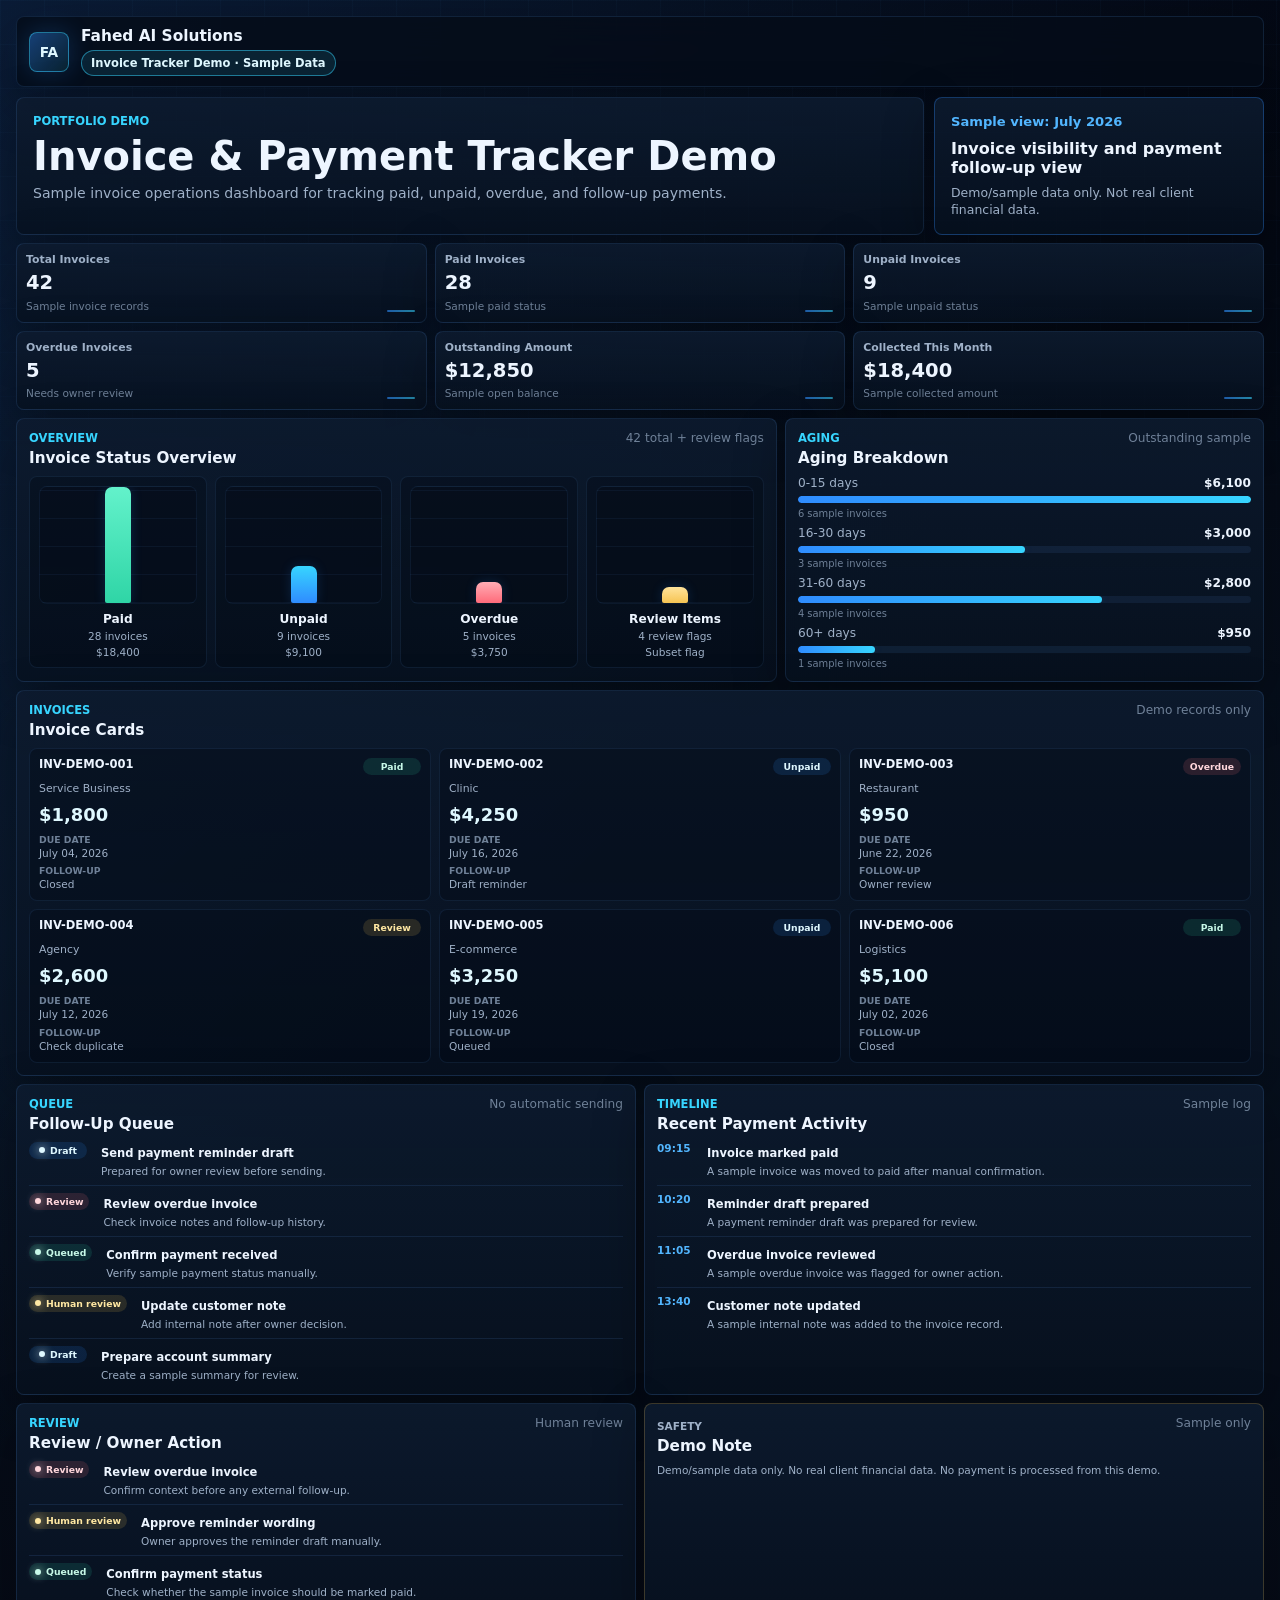
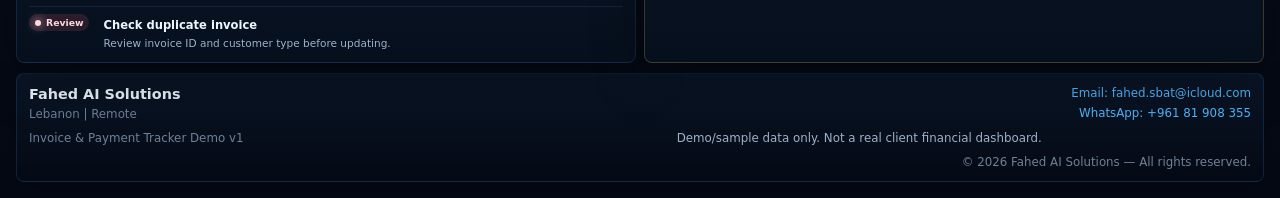
<file: demos/invoice-payment-tracker/index.html>
<!doctype html>
<html lang="en">
  <head>
    <meta charset="utf-8">
    <meta name="viewport" content="width=device-width, initial-scale=1">
    <title>Invoice &amp; Payment Tracker Demo | Fahed AI Solutions</title>
    <meta name="description" content="A runnable invoice and payment tracker demo by Fahed AI Solutions using sample data only.">
    <link rel="stylesheet" href="styles.css?v=clarity-copy-1">
  </head>
  <body>
    <div class="invoice-shell">
      <header class="topbar">
        <div class="brand-block">
          <span class="brand-mark" aria-hidden="true">FA</span>
          <div>
            <p class="brand-name">Fahed AI Solutions</p>
            <span class="demo-badge" id="demoLabel">Invoice Tracker Demo · Sample Data</span>
          </div>
        </div>
      </header>

      <main>
        <section class="hero-grid">
          <div class="hero-panel">
            <p class="section-kicker">Portfolio Demo</p>
            <h1 id="demoTitle">Invoice &amp; Payment Tracker Demo</h1>
            <p id="demoScope">Sample invoice operations dashboard for tracking paid, unpaid, overdue, and follow-up payments.</p>
            <span class="mobile-sample-period" id="mobileSamplePeriod">Sample view: July 2026</span>
          </div>
          <aside class="sample-panel">
            <span id="samplePeriod">Sample view: July 2026</span>
            <strong>Invoice visibility and payment follow-up view</strong>
            <p id="demoDisclaimer">Demo/sample data only. Not real client financial data.</p>
          </aside>
        </section>

        <section class="kpi-grid" id="kpiGrid" aria-label="Sample invoice KPI cards"></section>

        <section class="dashboard-grid" aria-label="Sample invoice dashboard sections">
          <article class="panel status-panel">
            <div class="panel-header">
              <div>
                <p class="section-kicker">Overview</p>
                <h2>Invoice Status Overview</h2>
              </div>
              <span class="panel-note">42 total + review flags</span>
            </div>
            <div class="status-overview" id="statusOverview"></div>
          </article>

          <article class="panel aging-panel">
            <div class="panel-header">
              <div>
                <p class="section-kicker">Aging</p>
                <h2>Aging Breakdown</h2>
              </div>
              <span class="panel-note">Outstanding sample</span>
            </div>
            <div class="aging-list" id="agingBreakdown"></div>
          </article>
        </section>

        <section class="invoice-panel" aria-label="Sample invoice cards">
          <div class="panel-header">
            <div>
              <p class="section-kicker">Invoices</p>
              <h2>Invoice Cards</h2>
            </div>
            <span class="panel-note">Demo records only</span>
          </div>
          <div class="invoice-grid" id="invoiceCards"></div>
        </section>

        <section class="operations-grid" aria-label="Sample invoice operations">
          <article class="panel follow-panel">
            <div class="panel-header">
              <div>
                <p class="section-kicker">Queue</p>
                <h2>Follow-Up Queue</h2>
              </div>
              <span class="panel-note">No automatic sending</span>
            </div>
            <ul class="follow-list" id="followQueue"></ul>
          </article>

          <article class="panel activity-panel">
            <div class="panel-header">
              <div>
                <p class="section-kicker">Timeline</p>
                <h2>Recent Payment Activity</h2>
              </div>
              <span class="panel-note">Sample log</span>
            </div>
            <ul class="activity-list" id="activityLog"></ul>
          </article>

          <article class="panel owner-panel">
            <div class="panel-header">
              <div>
                <p class="section-kicker">Review</p>
                <h2>Review / Owner Action</h2>
              </div>
              <span class="panel-note">Human review</span>
            </div>
            <ul class="owner-list" id="ownerActions"></ul>
          </article>

          <article class="panel safety-panel">
            <div class="panel-header">
              <div>
                <p class="section-kicker">Safety</p>
                <h2>Demo Note</h2>
              </div>
              <span class="panel-note">Sample only</span>
            </div>
            <p id="safetyNote">Demo/sample data only. No real client financial data. No payment is processed from this demo.</p>
          </article>
        </section>
      </main>

      <footer class="footer">
        <div class="footer-brand">
          <strong>Fahed AI Solutions</strong>
          <span>Lebanon | Remote</span>
        </div>
        <div class="footer-contact">
          <a href="mailto:fahed.sbat@icloud.com">Email: fahed.sbat@icloud.com</a>
          <a href="https://wa.me/96181908355" target="_blank" rel="noopener">WhatsApp: +961 81 908 355</a>
        </div>
        <span class="footer-version" id="footerVersion">Invoice &amp; Payment Tracker Demo v1</span>
        <span class="footer-disclaimer">Demo/sample data only. Not a real client financial dashboard.</span>
        <span class="footer-rights">&copy; 2026 Fahed AI Solutions &mdash; All rights reserved.</span>
      </footer>
    </div>

    <script src="sample-data.js?v=clarity-copy-1"></script>
    <script src="app.js?v=clarity-copy-1"></script>
  </body>
</html>
</file>
<file: styles.css>
:root {
  color-scheme: dark;
  --color-bg: #050914;
  --color-bg-strong: #030610;
  --color-panel: #08111f;
  --color-panel-strong: #0c182b;
  --color-panel-soft: #101f35;
  --color-border: rgba(117, 171, 255, 0.16);
  --color-border-strong: rgba(0, 163, 255, 0.34);
  --color-text: #f4f7fb;
  --color-muted: #9fb0c8;
  --color-faint: #6f8198;
  --color-blue: #00a3ff;
  --color-blue-strong: #2f8cff;
  --color-cyan: #31d7ff;
  --color-green: #22c55e;
  --color-amber: #f59e0b;
  --color-red: #ef4444;
  --color-violet: #8b5cf6;
  --radius-xs: 4px;
  --radius-sm: 6px;
  --radius-md: 8px;
  --space-1: 4px;
  --space-2: 8px;
  --space-3: 12px;
  --space-4: 16px;
  --space-5: 24px;
  --space-6: 32px;
  --space-7: 48px;
  --shadow-sm: 0 10px 30px rgba(0, 0, 0, 0.24);
  --shadow-md: 0 18px 55px rgba(0, 0, 0, 0.34);
  --shadow-lg: 0 30px 90px rgba(0, 0, 0, 0.44);
  --shadow-blue: 0 0 30px rgba(0, 163, 255, 0.13);
}

* {
  box-sizing: border-box;
}

html {
  min-height: 100%;
  scroll-padding-top: 98px;
  scroll-behavior: smooth;
}

body {
  position: relative;
  isolation: isolate;
  overflow-x: hidden;
  min-height: 100%;
  margin: 0;
  background:
    linear-gradient(145deg, rgba(0, 163, 255, 0.08), transparent 30%),
    linear-gradient(180deg, var(--color-bg-strong) 0%, #07101e 48%, var(--color-bg) 100%);
  background-size: 140% 140%, 100% 100%;
  color: var(--color-text);
  font-family: Inter, ui-sans-serif, system-ui, -apple-system, BlinkMacSystemFont, "Segoe UI", sans-serif;
  letter-spacing: 0;
  animation: pageGradientShift 18s ease-in-out infinite alternate;
}

body::before {
  position: fixed;
  inset: 0;
  z-index: -2;
  content: "";
  background-image:
    linear-gradient(rgba(117, 171, 255, 0.012) 1px, transparent 1px),
    linear-gradient(90deg, rgba(117, 171, 255, 0.009) 1px, transparent 1px);
  background-size: 64px 64px;
  -webkit-mask-image: linear-gradient(to bottom, rgba(0, 0, 0, 0.36), transparent 88%);
  mask-image: linear-gradient(to bottom, rgba(0, 0, 0, 0.36), transparent 88%);
  animation: gridDrift 22s linear infinite;
}

body::after {
  position: fixed;
  inset: 0;
  z-index: -1;
  content: "";
  pointer-events: none;
  background:
    radial-gradient(circle at 12% 22%, rgba(49, 215, 255, 0.07), transparent 26%),
    radial-gradient(circle at 82% 18%, rgba(47, 140, 255, 0.07), transparent 28%),
    radial-gradient(circle at 74% 74%, rgba(139, 92, 246, 0.055), transparent 30%),
    radial-gradient(circle at 20% 78%, rgba(0, 163, 255, 0.045), transparent 24%),
    radial-gradient(circle, rgba(49, 215, 255, 0.075) 0 0.8px, transparent 1.3px);
  background-size: auto, auto, auto, auto, 132px 132px;
  background-position: center, center, center, center, 0 0;
  opacity: 0.5;
  -webkit-mask-image: linear-gradient(to bottom, rgba(0, 0, 0, 0.54), transparent 96%);
  mask-image: linear-gradient(to bottom, rgba(0, 0, 0, 0.54), transparent 96%);
  animation: ambientFieldDrift 28s ease-in-out infinite alternate;
}

a {
  color: inherit;
  text-decoration: none;
}

p,
h1,
h2,
h3 {
  margin: 0;
}

button,
input,
select,
textarea {
  font: inherit;
}

button {
  cursor: pointer;
}

.site-shell {
  position: relative;
  width: min(1760px, 100%);
  margin: 0 auto;
  padding: 16px;
}

.topbar {
  position: sticky;
  top: 12px;
  z-index: 20;
  display: grid;
  grid-template-columns: minmax(260px, auto) 1fr auto;
  align-items: center;
  gap: 18px;
  min-height: 64px;
  padding: 10px 12px;
  border: 1px solid var(--color-border);
  border-radius: var(--radius-md);
  background:
    linear-gradient(180deg, rgba(8, 17, 31, 0.88), rgba(5, 12, 24, 0.78));
  box-shadow: 0 16px 42px rgba(0, 0, 0, 0.28);
  -webkit-backdrop-filter: blur(18px);
  backdrop-filter: blur(18px);
}

.brand-block {
  display: inline-flex;
  align-items: center;
  gap: 12px;
  min-width: 0;
}

.brand-mark {
  display: inline-flex;
  align-items: center;
  justify-content: center;
  width: 40px;
  height: 40px;
  flex: 0 0 40px;
  border: 1px solid rgba(49, 215, 255, 0.5);
  border-radius: 10px;
  color: #e8fbff;
  background:
    radial-gradient(circle at 32% 20%, rgba(255, 255, 255, 0.28), transparent 28%),
    linear-gradient(135deg, rgba(0, 163, 255, 0.5), rgba(49, 215, 255, 0.1)),
    rgba(3, 8, 18, 0.95);
  box-shadow: 0 0 26px rgba(49, 215, 255, 0.18);
  font-size: 0.84rem;
  font-weight: 850;
  letter-spacing: 0;
}

.brand-block strong,
.brand-block em {
  display: block;
  overflow-wrap: anywhere;
}

.brand-block strong {
  font-size: 0.96rem;
  line-height: 1.05;
}

.brand-block em {
  margin-top: 3px;
  color: var(--color-muted);
  font-size: 0.78rem;
  font-style: normal;
}

.topnav {
  display: flex;
  justify-content: flex-end;
  flex-wrap: wrap;
  gap: 6px;
  min-width: 0;
}

.topnav a {
  min-height: 34px;
  padding: 8px 10px;
  border: 1px solid transparent;
  border-radius: var(--radius-sm);
  color: var(--color-muted);
  font-size: 0.82rem;
  font-weight: 750;
  white-space: nowrap;
}

.topnav a:hover {
  border-color: var(--color-border);
  color: var(--color-text);
  background: rgba(255, 255, 255, 0.04);
}

.demo-label,
.section-note span,
.status-pill {
  display: inline-flex;
  align-items: center;
  justify-content: center;
  width: fit-content;
  min-height: 28px;
  border: 1px solid rgba(49, 215, 255, 0.45);
  border-radius: 999px;
  color: #dff8ff;
  background: rgba(49, 215, 255, 0.1);
  font-size: 0.74rem;
  font-weight: 800;
  white-space: nowrap;
}

.demo-label,
.section-note span {
  padding: 6px 10px;
}

.hero-section {
  position: relative;
  scroll-margin-top: 98px;
  display: grid;
  align-items: center;
  grid-template-columns: minmax(0, 1.04fr) minmax(360px, 0.78fr);
  gap: clamp(18px, 4vw, 48px);
  min-height: min(700px, calc(100vh - 122px));
  margin-top: 12px;
  overflow: hidden;
  border: 1px solid var(--color-border);
  border-radius: var(--radius-md);
  background:
    linear-gradient(115deg, rgba(49, 215, 255, 0.012) 0 1px, transparent 1px 42px),
    radial-gradient(circle at 76% 34%, rgba(49, 215, 255, 0.13), transparent 36%),
    radial-gradient(circle at 18% 18%, rgba(0, 163, 255, 0.08), transparent 34%),
    var(--color-bg-strong);
  background-size: 100% 100%, auto, auto, auto;
  box-shadow: var(--shadow-lg);
}

.hero-section::before {
  position: absolute;
  left: -8%;
  right: -8%;
  bottom: -4%;
  z-index: 1;
  height: 45%;
  background:
    radial-gradient(circle, rgba(49, 215, 255, 0.21) 0 0.8px, transparent 1.6px),
    repeating-linear-gradient(7deg, transparent 0 28px, rgba(49, 215, 255, 0.118) 29px, transparent 30px),
    repeating-linear-gradient(-7deg, transparent 0 32px, rgba(0, 163, 255, 0.088) 33px, transparent 34px),
    radial-gradient(ellipse at center, rgba(0, 163, 255, 0.255), transparent 68%);
  background-size: 38px 22px, auto, auto, auto;
  background-position: 0 0, center, center, center;
  -webkit-mask-image: linear-gradient(to top, rgba(0, 0, 0, 0.9), rgba(0, 0, 0, 0.48) 48%, transparent 90%);
  mask-image: linear-gradient(to top, rgba(0, 0, 0, 0.9), rgba(0, 0, 0, 0.48) 48%, transparent 90%);
  opacity: 0.32;
  pointer-events: none;
  transform: translate3d(0, 0, 0);
  animation: heroMeshDrift 18s ease-in-out infinite alternate;
  content: "";
}

.hero-section::after {
  position: absolute;
  right: -16%;
  bottom: -30%;
  z-index: 2;
  width: 68%;
  height: 54%;
  border-radius: 50%;
  background: radial-gradient(circle, rgba(49, 215, 255, 0.13), transparent 66%);
  filter: blur(16px);
  opacity: 0.62;
  pointer-events: none;
  content: "";
}

.hero-canvas {
  position: absolute;
  inset: 0;
  z-index: 0;
  width: 100%;
  height: 100%;
}

.hero-wave-mesh {
  position: absolute;
  left: -8%;
  right: -8%;
  bottom: -9%;
  z-index: 2;
  height: 50%;
  overflow: hidden;
  pointer-events: none;
  opacity: 0.68;
  -webkit-mask-image: linear-gradient(to top, rgba(0, 0, 0, 0.98), rgba(0, 0, 0, 0.78) 38%, rgba(0, 0, 0, 0.16) 76%, transparent 92%);
  mask-image: linear-gradient(to top, rgba(0, 0, 0, 0.98), rgba(0, 0, 0, 0.78) 38%, rgba(0, 0, 0, 0.16) 76%, transparent 92%);
}

.hero-wave-mesh svg {
  display: block;
  width: 116%;
  height: 100%;
  transform: translateX(-5%);
  animation: heroWaveDrift 24s ease-in-out infinite alternate;
}

.hero-wave-mesh .wave-glow {
  fill: url("#heroWaveGlow");
  animation: heroWaveGlow 9s ease-in-out infinite alternate;
}

.hero-wave-mesh .wave-lines path,
.hero-wave-mesh .wave-cross path {
  fill: none;
  stroke: url("#heroWaveLine");
  stroke-linecap: round;
  stroke-linejoin: round;
  vector-effect: non-scaling-stroke;
}

.hero-wave-mesh .wave-lines path {
  stroke-width: 0.9;
  filter: drop-shadow(0 0 6px rgba(49, 215, 255, 0.22));
  opacity: 0.88;
}

.hero-wave-mesh .wave-cross path {
  stroke-width: 0.55;
  opacity: 0.4;
}

.hero-wave-mesh .wave-points circle {
  fill: rgba(223, 248, 255, 0.8);
  filter: drop-shadow(0 0 6px rgba(49, 215, 255, 0.34));
  animation: heroWavePointPulse 5.8s ease-in-out infinite alternate;
}

.hero-wave-mesh .wave-points circle:nth-child(2n) {
  animation-delay: 900ms;
}

.hero-wave-mesh .wave-points circle:nth-child(3n) {
  animation-delay: 1600ms;
}

.hero-overlay {
  position: absolute;
  inset: 0;
  z-index: 1;
  background:
    radial-gradient(circle at 78% 42%, rgba(49, 215, 255, 0.11), transparent 34%),
    radial-gradient(circle at 54% 88%, rgba(0, 163, 255, 0.1), transparent 40%),
    linear-gradient(90deg, rgba(3, 6, 16, 0.94) 0%, rgba(3, 6, 16, 0.74) 48%, rgba(3, 6, 16, 0.34) 100%),
    linear-gradient(180deg, rgba(3, 6, 16, 0.04), rgba(3, 6, 16, 0.78));
  animation: heroGlowDrift 12s ease-in-out infinite alternate;
}

.hero-content {
  position: relative;
  z-index: 3;
  display: grid;
  align-content: center;
  width: min(820px, 100%);
  min-height: 560px;
  min-width: 0;
  padding: clamp(26px, 5.4vw, 78px);
}

.hero-product-scene {
  position: relative;
  z-index: 3;
  display: grid;
  align-content: center;
  justify-items: center;
  min-height: 560px;
  min-width: 0;
  padding: clamp(22px, 4vw, 54px);
  pointer-events: none;
}

.hero-product-scene::before,
.hero-product-scene::after {
  position: absolute;
  z-index: 0;
  content: "";
  pointer-events: none;
}

.hero-product-scene::before {
  top: 50%;
  left: 50%;
  width: min(70%, 370px);
  height: 285px;
  border-radius: 50%;
  background:
    radial-gradient(circle at center, rgba(49, 215, 255, 0.2), rgba(0, 163, 255, 0.08) 42%, transparent 70%);
  filter: blur(24px);
  opacity: 0.82;
  transform: translate(-50%, -50%);
  animation: dashboardHaloDrift 16s ease-in-out infinite;
}

.hero-product-scene::after {
  right: 6%;
  bottom: 21%;
  width: 104px;
  height: 58px;
  border: 1px solid rgba(117, 171, 255, 0.06);
  border-radius: 12px;
  background:
    linear-gradient(180deg, rgba(16, 31, 53, 0.16), rgba(3, 8, 18, 0.06)),
    rgba(255, 255, 255, 0.012);
  box-shadow: 0 0 22px rgba(49, 215, 255, 0.04);
  opacity: 0.44;
  animation: moduleFloat 13s ease-in-out 900ms infinite reverse;
}

.hero-preview-panel {
  position: relative;
  z-index: 1;
  width: min(100%, 410px);
  min-width: 0;
  overflow: hidden;
  padding: 15px;
  border: 1px solid rgba(117, 171, 255, 0.095);
  border-radius: 14px;
  background:
    linear-gradient(180deg, rgba(16, 31, 53, 0.9), rgba(7, 17, 31, 0.82)),
    rgba(3, 8, 18, 0.78);
  box-shadow:
    0 26px 68px rgba(0, 0, 0, 0.3),
    0 0 34px rgba(49, 215, 255, 0.085),
    inset 0 1px 0 rgba(255, 255, 255, 0.035);
  -webkit-backdrop-filter: blur(18px);
  backdrop-filter: blur(18px);
  animation: cardFloat 9s ease-in-out infinite;
}

.hero-preview-panel::before {
  position: absolute;
  inset: 0;
  border-radius: inherit;
  background:
    linear-gradient(120deg, transparent 0 30%, rgba(49, 215, 255, 0.06) 45%, transparent 62%),
    linear-gradient(180deg, rgba(255, 255, 255, 0.035), transparent);
  opacity: 0.48;
  pointer-events: none;
  transform: translateX(-35%);
  animation: borderSweep 7.8s ease-in-out infinite;
  content: "";
}

.preview-shell-top,
.preview-kpis,
.preview-chart,
.preview-summary-grid,
.preview-ai-row {
  position: relative;
  z-index: 1;
}

.preview-shell-top {
  display: flex;
  align-items: center;
  justify-content: space-between;
  gap: 10px;
  min-width: 0;
}

.preview-shell-top > div {
  display: inline-flex;
  align-items: center;
  gap: 8px;
  min-width: 0;
}

.preview-shell-top strong {
  color: var(--color-text);
  font-size: 0.9rem;
}

.preview-shell-top em {
  color: var(--color-cyan);
  font-size: 0.68rem;
  font-style: normal;
  font-weight: 850;
  white-space: nowrap;
}

.preview-kpis {
  display: grid;
  grid-template-columns: repeat(3, minmax(0, 1fr));
  gap: 6px;
  margin-top: 12px;
}

.preview-kpi {
  display: grid;
  grid-template-columns: minmax(0, 1fr) auto;
  gap: 5px 7px;
  min-width: 0;
  min-height: 66px;
  padding: 7px;
  border: 1px solid rgba(117, 171, 255, 0.065);
  border-radius: var(--radius-sm);
  background:
    linear-gradient(180deg, rgba(255, 255, 255, 0.034), rgba(255, 255, 255, 0.014)),
    rgba(8, 23, 42, 0.32);
  box-shadow: inset 0 1px 0 rgba(255, 255, 255, 0.016);
}

.preview-kpi span {
  min-width: 0;
  color: var(--color-muted);
  font-size: 0.57rem;
  font-weight: 700;
  line-height: 1.2;
}

.preview-kpi strong {
  justify-self: end;
  color: var(--color-text);
  font-size: 1.04rem;
  font-weight: 720;
  line-height: 1;
}

.preview-kpi small {
  grid-column: 1 / -1;
  color: var(--color-faint);
  font-size: 0.52rem;
  font-weight: 700;
  line-height: 1.1;
}

.preview-sparkline {
  grid-column: 1 / -1;
  width: 100%;
  height: 21px;
  overflow: visible;
}

.preview-sparkline path {
  fill: none;
  stroke: var(--color-cyan);
  stroke-width: 0.72;
  stroke-linecap: round;
  stroke-linejoin: round;
  filter: drop-shadow(0 0 2px rgba(49, 215, 255, 0.075));
  stroke-dasharray: 120;
  stroke-dashoffset: 120;
  animation: sparklineDraw 1.25s ease both, sparklineBreathe 4.4s ease-in-out 1.25s infinite alternate;
}

.preview-kpi:nth-child(2) .preview-sparkline path {
  stroke: #75abff;
  animation-delay: 120ms, 1.35s;
}

.preview-kpi:nth-child(3) .preview-sparkline path {
  stroke: #8b5cf6;
  animation-delay: 220ms, 1.45s;
}

.preview-chart {
  display: grid;
  gap: 8px;
  margin-top: 10px;
  padding: 9px;
  border: 1px solid rgba(117, 171, 255, 0.065);
  border-radius: var(--radius-sm);
  background:
    linear-gradient(180deg, rgba(5, 16, 31, 0.72), rgba(5, 14, 28, 0.42)),
    rgba(255, 255, 255, 0.025);
}

.preview-chart-top {
  display: flex;
  align-items: center;
  justify-content: space-between;
  gap: 12px;
  min-width: 0;
}

.preview-chart-top strong {
  color: #d8e7fb;
  font-size: 0.75rem;
  line-height: 1.1;
}

.preview-chart-top em {
  color: var(--color-muted);
  font-size: 0.61rem;
  font-style: normal;
  font-weight: 800;
  white-space: nowrap;
}

.preview-chart-body {
  position: relative;
  height: 154px;
  overflow: hidden;
  border: 1px solid rgba(117, 171, 255, 0.04);
  border-radius: 10px;
  background:
    radial-gradient(circle at 75% 20%, rgba(49, 215, 255, 0.034), transparent 34%),
    rgba(5, 16, 31, 0.54);
}

.preview-chart-svg {
  display: block;
  width: 100%;
  height: 154px;
}

.preview-grid-lines line {
  stroke: rgba(117, 171, 255, 0.08);
  stroke-width: 0.7;
}

.preview-axis-labels text,
.preview-month-labels text {
  fill: rgba(159, 176, 200, 0.68);
  font-size: 9px;
  font-weight: 650;
}

.preview-month-labels text {
  fill: rgba(159, 176, 200, 0.72);
}

.preview-bar {
  fill: url("#previewBarGradient");
  opacity: 0.86;
  transform-origin: bottom;
  transform-box: fill-box;
  animation: svgBarRise 780ms ease both, svgBarBreathe 4.4s ease-in-out 780ms infinite alternate;
}

.preview-bar:nth-child(2) {
  animation-delay: 80ms, 860ms;
}

.preview-bar:nth-child(3) {
  animation-delay: 160ms, 940ms;
}

.preview-bar:nth-child(4) {
  animation-delay: 240ms, 1020ms;
}

.preview-bar:nth-child(5) {
  animation-delay: 320ms, 1100ms;
}

.preview-bar:nth-child(6) {
  animation-delay: 400ms, 1180ms;
}

.preview-chart-line {
  fill: none;
  stroke: rgba(238, 231, 255, 0.48);
  stroke-width: 1.35;
  stroke-linecap: round;
  stroke-linejoin: round;
  filter: drop-shadow(0 0 3px rgba(139, 92, 246, 0.12));
  stroke-dasharray: 310;
  stroke-dashoffset: 310;
  animation: chartLineDraw 1.5s ease 320ms both, chartLineGlow 4.6s ease-in-out 1.5s infinite alternate;
}

.preview-summary-grid {
  display: grid;
  grid-template-columns: repeat(2, minmax(0, 1fr));
  gap: 6px;
  margin-top: 8px;
}

.preview-summary-card {
  display: grid;
  grid-template-columns: minmax(0, 1fr) auto;
  gap: 2px 8px;
  min-width: 0;
  min-height: 40px;
  padding: 8px;
  border: 1px solid rgba(117, 171, 255, 0.08);
  border-radius: var(--radius-sm);
  background: rgba(255, 255, 255, 0.04);
}

.preview-summary-card span {
  grid-column: 1 / -1;
  color: var(--color-muted);
  font-size: 0.6rem;
  font-weight: 740;
  line-height: 1.2;
}

.preview-summary-card strong {
  color: #d8e7fb;
  font-size: 0.95rem;
  font-weight: 760;
  line-height: 1.1;
}

.preview-summary-card small {
  align-self: end;
  color: var(--color-muted);
  font-size: 0.56rem;
  font-weight: 700;
  line-height: 1.1;
}

.preview-summary-card em {
  grid-column: 2;
  grid-row: 2 / span 2;
  align-self: center;
  color: var(--color-cyan);
  font-size: 0.56rem;
  font-style: normal;
  font-weight: 780;
}

.preview-ai-row {
  display: grid;
  grid-template-columns: minmax(0, 1fr);
  gap: 4px;
  min-width: 0;
  margin-top: 6px;
  padding: 8px;
  border: 1px solid rgba(139, 92, 246, 0.105);
  border-radius: var(--radius-sm);
  background:
    linear-gradient(90deg, rgba(139, 92, 246, 0.062), rgba(49, 215, 255, 0.026)),
    rgba(255, 255, 255, 0.025);
  box-shadow: inset 0 0 0 1px rgba(49, 215, 255, 0.025);
  animation: aiReviewGlow 5.2s ease-in-out infinite;
}

.preview-ai-copy {
  display: grid;
  gap: 2px;
  min-width: 0;
}

.preview-ai-copy strong {
  color: #eee7ff;
  font-size: 0.7rem;
  line-height: 1.1;
}

.preview-ai-copy span {
  color: var(--color-muted);
  font-size: 0.66rem;
  font-weight: 760;
  line-height: 1.2;
}

.preview-ai-typing {
  display: inline-flex;
  align-items: center;
  justify-content: center;
  gap: 4px;
  align-self: start;
  min-width: 36px;
  padding: 6px 7px;
  border: 1px solid rgba(49, 215, 255, 0.075);
  border-radius: 999px;
  background: rgba(6, 19, 35, 0.62);
}

.preview-ai-typing i,
.assistant-service-dots i {
  display: block;
  width: 4px;
  height: 4px;
  border-radius: 50%;
  background: #dff8ff;
  box-shadow: 0 0 7px rgba(49, 215, 255, 0.18);
  opacity: 0.42;
  animation: aiTypingDot 1.35s ease-in-out infinite;
}

.preview-ai-typing i:nth-child(2),
.assistant-service-dots i:nth-child(2) {
  animation-delay: 160ms;
}

.preview-ai-typing i:nth-child(3),
.assistant-service-dots i:nth-child(3) {
  animation-delay: 320ms;
}

.preview-ai-row p {
  grid-column: 1 / -1;
  margin: 0;
  color: #b9cce4;
  font-size: 0.64rem;
  line-height: 1.36;
}

.preview-ai-row em {
  width: fit-content;
  margin: 0;
  padding: 3px 6px;
  border: 1px solid rgba(139, 92, 246, 0.1);
  border-radius: 999px;
  color: #eee7ff;
  background: rgba(139, 92, 246, 0.07);
  font-size: 0.58rem;
  font-style: normal;
  font-weight: 850;
}

.service-card::before,
.portfolio-card::before,
.process-card::before {
  position: absolute;
  inset: 0;
  border-radius: inherit;
  background:
    linear-gradient(120deg, transparent 0 30%, rgba(49, 215, 255, 0.07) 45%, transparent 60%),
    linear-gradient(180deg, rgba(255, 255, 255, 0.032), transparent);
  opacity: 0;
  pointer-events: none;
  transform: translateX(-35%);
  transition: opacity 180ms ease;
  content: "";
}

.status-dot {
  display: inline-block;
  width: 9px;
  height: 9px;
  border-radius: 50%;
  background: var(--tone, var(--color-cyan));
  box-shadow: 0 0 12px var(--tone, var(--color-cyan));
  animation: statusPulse 1.8s ease-in-out infinite;
}

.dashboard-mockup span {
  display: grid;
  gap: 4px;
  min-width: 0;
  min-height: 70px;
  padding: 10px;
  border: 1px solid rgba(117, 171, 255, 0.12);
  border-radius: var(--radius-sm);
  background: rgba(255, 255, 255, 0.04);
}

.dashboard-mockup strong {
  color: var(--color-text);
  font-size: 1.24rem;
  line-height: 1;
}

.dashboard-mockup em {
  color: var(--color-muted);
  font-size: 0.68rem;
  font-style: normal;
}

.crm-mockup span,
.automation-mockup span,
.system-mockup span {
  display: inline-flex;
  align-items: center;
  justify-content: center;
  min-height: 38px;
  padding: 8px;
  border: 1px solid rgba(117, 171, 255, 0.12);
  border-radius: var(--radius-sm);
  color: #d8e7fb;
  background: rgba(255, 255, 255, 0.04);
  font-size: 0.72rem;
  font-weight: 800;
  text-align: center;
}

.assistant-mockup {
  display: grid;
  align-content: start;
  gap: 5px;
  margin-top: 12px;
  min-height: 126px;
  padding: 7px;
  border-color: rgba(139, 92, 246, 0.16);
  background:
    linear-gradient(145deg, rgba(139, 92, 246, 0.12), rgba(49, 215, 255, 0.025)),
    rgba(3, 8, 18, 0.52);
}

.assistant-service-status {
  display: flex;
  align-items: center;
  justify-content: space-between;
  gap: 8px;
  min-width: 0;
  color: var(--color-faint);
  font-size: 0.56rem;
  font-weight: 800;
  line-height: 1.2;
}

.assistant-service-status span,
.assistant-service-status strong {
  min-width: 0;
  overflow-wrap: anywhere;
}

.assistant-service-status strong {
  color: #dacdff;
  font-size: 0.58rem;
  font-weight: 850;
}

.assistant-service-bubble,
.assistant-service-typing {
  margin: 0;
  border: 1px solid rgba(117, 171, 255, 0.12);
  border-radius: var(--radius-sm);
  box-shadow: inset 0 0 0 1px rgba(255, 255, 255, 0.014);
}

.assistant-service-bubble {
  width: fit-content;
  max-width: 94%;
  padding: 6px 8px;
  font-size: 0.65rem;
  font-weight: 760;
  line-height: 1.28;
  overflow-wrap: anywhere;
}

.assistant-service-request {
  justify-self: start;
  color: #cfdcf0;
  background: rgba(255, 255, 255, 0.04);
  animation: assistantRequestCycle 7.4s ease-in-out infinite;
}

.assistant-service-typing {
  display: inline-flex;
  align-items: center;
  justify-content: space-between;
  gap: 8px;
  justify-self: start;
  width: fit-content;
  max-width: 100%;
  padding: 5px 7px;
  color: #d8ccff;
  background: rgba(139, 92, 246, 0.09);
  border-color: rgba(139, 92, 246, 0.18);
  font-size: 0.6rem;
  font-weight: 800;
  line-height: 1.25;
  animation: assistantTypingCycle 7.4s ease-in-out infinite;
}

.assistant-service-typing span {
  min-width: 0;
  overflow: hidden;
  text-overflow: ellipsis;
  white-space: nowrap;
}

.assistant-service-dots {
  display: inline-flex;
  align-items: center;
  gap: 4px;
  flex: 0 0 auto;
}

.assistant-service-response {
  justify-self: end;
  color: #f0eaff;
  background: rgba(139, 92, 246, 0.13);
  border-color: rgba(139, 92, 246, 0.24);
  animation: assistantResponseCycle 7.4s ease-in-out infinite, assistantDraftSoftGlow 7.4s ease-in-out infinite;
}

.assistant-service-review {
  justify-self: end;
  width: fit-content;
  max-width: 100%;
  padding: 3px 6px;
  border: 1px solid rgba(139, 92, 246, 0.16);
  border-radius: 999px;
  color: #eee7ff;
  background: rgba(139, 92, 246, 0.09);
  font-size: 0.56rem;
  font-weight: 850;
  line-height: 1.2;
  white-space: nowrap;
  animation: assistantReviewCycle 7.4s ease-in-out infinite;
}

.section-kicker {
  color: var(--color-cyan);
  font-size: 0.74rem;
  font-weight: 850;
  letter-spacing: 0;
  text-transform: uppercase;
}

h1 {
  max-width: 900px;
  margin-top: 10px;
  color: var(--color-text);
  font-size: clamp(3rem, 5vw, 5rem);
  line-height: 0.96;
  letter-spacing: 0;
}

.hero-subtitle {
  max-width: 790px;
  margin-top: 16px;
  color: var(--color-muted);
  font-size: 1.06rem;
  line-height: 1.62;
}

.hero-actions,
.contact-actions,
.cta-actions {
  display: flex;
  flex-wrap: wrap;
  gap: 10px;
  margin-top: 22px;
}

.ds-button {
  display: inline-flex;
  align-items: center;
  justify-content: center;
  gap: 8px;
  min-height: 42px;
  width: fit-content;
  max-width: 100%;
  padding: 10px 14px;
  border: 1px solid transparent;
  border-radius: var(--radius-sm);
  color: var(--color-text);
  font-size: 0.86rem;
  font-weight: 850;
  white-space: normal;
  text-align: center;
  transition: transform 180ms ease, border-color 180ms ease, box-shadow 180ms ease, background 180ms ease;
}

.button-symbol {
  width: 12px;
  height: 12px;
  flex: 0 0 12px;
  border-radius: 50%;
  background: currentColor;
  box-shadow: 0 0 18px currentColor;
}

.ds-button.primary {
  color: #03101f;
  background: linear-gradient(180deg, var(--color-cyan), var(--color-blue));
  box-shadow: var(--shadow-blue);
  animation: buttonGlow 3.8s ease-in-out infinite;
}

.ds-button.secondary {
  border-color: var(--color-border);
  background: rgba(255, 255, 255, 0.055);
}

.ds-button:hover,
.demo-link:hover,
.contact-link:hover {
  transform: translateY(-2px);
  box-shadow: var(--shadow-blue);
}

.hero-proof {
  display: flex;
  flex-wrap: wrap;
  gap: 8px;
  margin-top: 10px;
}

.hero-proof span,
.systems-list span {
  display: inline-flex;
  align-items: center;
  min-height: 34px;
  padding: 8px 10px;
  border: 1px solid rgba(117, 171, 255, 0.18);
  border-radius: var(--radius-sm);
  color: #d8e7fb;
  background: rgba(255, 255, 255, 0.035);
  font-size: 0.78rem;
  font-weight: 750;
}

.hero-support {
  display: grid;
  gap: 10px;
  margin-top: 10px;
}

.business-strip {
  padding: 16px;
  border: 1px solid rgba(117, 171, 255, 0.16);
  border-radius: var(--radius-md);
  background:
    linear-gradient(180deg, rgba(16, 31, 53, 0.56), rgba(8, 17, 31, 0.66));
  box-shadow: var(--shadow-sm);
}

.business-strip .section-kicker {
  margin-bottom: 2px;
}

.value-row {
  display: grid;
  grid-template-columns: repeat(3, minmax(0, 1fr));
  gap: 10px;
}

.value-card {
  display: grid;
  gap: 8px;
  min-width: 0;
  padding: 16px;
  border: 1px solid rgba(117, 171, 255, 0.16);
  border-radius: var(--radius-md);
  background:
    linear-gradient(180deg, rgba(16, 31, 53, 0.66), rgba(8, 17, 31, 0.72));
  box-shadow: var(--shadow-sm);
}

.value-card h2 {
  color: var(--color-text);
  font-size: 1rem;
  line-height: 1.22;
}

.value-card p {
  color: var(--color-muted);
  font-size: 0.86rem;
  line-height: 1.5;
}

.page-section {
  position: relative;
  scroll-margin-top: 98px;
  padding: 46px 0;
  border-top: 1px solid rgba(117, 171, 255, 0.14);
}

.page-section::before {
  position: absolute;
  top: 0;
  left: clamp(0px, 8vw, 120px);
  right: clamp(0px, 8vw, 120px);
  height: 1px;
  background: linear-gradient(90deg, transparent, rgba(49, 215, 255, 0.14), transparent);
  opacity: 0.52;
  content: "";
  pointer-events: none;
}

.section-heading {
  display: flex;
  align-items: center;
  gap: 14px;
  margin-bottom: 14px;
}

.section-heading > span {
  display: inline-flex;
  align-items: center;
  justify-content: center;
  width: 44px;
  height: 44px;
  flex: 0 0 44px;
  border: 1px solid var(--color-border-strong);
  border-radius: var(--radius-md);
  color: #e8fbff;
  background: rgba(0, 163, 255, 0.12);
  font-weight: 850;
}

.section-heading h2 {
  margin-top: 4px;
  color: var(--color-text);
  font-size: 1.55rem;
  letter-spacing: 0;
}

.section-note {
  display: flex;
  align-items: center;
  flex-wrap: wrap;
  gap: 10px;
  margin-bottom: 12px;
  color: var(--color-muted);
}

.section-note p {
  font-size: 0.86rem;
}

.services-grid,
.portfolio-grid,
.process-grid {
  display: grid;
  grid-template-columns: repeat(3, minmax(0, 1fr));
  gap: 10px;
}

.service-card,
.portfolio-card,
.process-card,
.about-card,
.systems-panel,
.contact-card,
.contact-cta-card {
  position: relative;
  overflow: hidden;
  border: 1px solid rgba(117, 171, 255, 0.14);
  border-radius: var(--radius-md);
  background:
    linear-gradient(180deg, rgba(16, 31, 53, 0.88), rgba(8, 17, 31, 0.92));
  box-shadow: var(--shadow-sm);
}

.service-card,
.portfolio-card {
  display: grid;
  gap: 14px;
  min-height: 290px;
  min-width: 0;
  padding: 16px;
  border-color: color-mix(in srgb, var(--tone, var(--color-blue)) 24%, rgba(117, 171, 255, 0.14));
  transition: transform 180ms ease, border-color 180ms ease, box-shadow 180ms ease;
}

.service-card:hover,
.portfolio-card:hover,
.process-card:hover,
.about-card:hover,
.systems-panel:hover,
.contact-card:hover,
.contact-cta-card:hover {
  border-color: color-mix(in srgb, var(--tone, var(--color-blue)) 34%, rgba(117, 171, 255, 0.18));
  box-shadow: var(--shadow-md), 0 0 24px color-mix(in srgb, var(--tone, var(--color-blue)) 10%, transparent);
  transform: translateY(-4px);
}

.service-card:hover::before,
.portfolio-card:hover::before,
.process-card:hover::before {
  opacity: 1;
  animation: borderSweep 2.8s ease-in-out infinite;
}

.service-card > *,
.portfolio-card > *,
.process-card > * {
  position: relative;
  z-index: 1;
}

.service-mockup {
  position: relative;
  overflow: hidden;
  min-height: 104px;
  padding: 10px;
  border: 1px solid rgba(117, 171, 255, 0.11);
  border-radius: var(--radius-md);
  background:
    linear-gradient(135deg, color-mix(in srgb, var(--tone, var(--color-blue)) 13%, transparent), transparent),
    rgba(3, 8, 18, 0.45);
  transition: border-color 180ms ease, box-shadow 180ms ease, transform 180ms ease;
}

.service-mockup::after {
  position: absolute;
  inset: 0;
  background:
    linear-gradient(120deg, transparent 0 35%, color-mix(in srgb, var(--tone, var(--color-blue)) 18%, transparent) 48%, transparent 62%);
  opacity: 0;
  transform: translateX(-70%);
  content: "";
  pointer-events: none;
}

.service-card:hover .service-mockup {
  border-color: color-mix(in srgb, var(--tone, var(--color-blue)) 26%, rgba(117, 171, 255, 0.13));
  box-shadow: inset 0 0 0 1px rgba(255, 255, 255, 0.018), 0 0 18px color-mix(in srgb, var(--tone, var(--color-blue)) 10%, transparent);
  transform: translateY(-1px);
}

.service-card:hover .service-mockup::after {
  opacity: 1;
  animation: commandScan 2.8s ease-in-out infinite;
}

.dashboard-mockup {
  display: grid;
  grid-template-columns: repeat(3, minmax(0, 1fr));
  gap: 8px;
}

.dashboard-mockup span,
.process-visual span {
  transform-origin: left;
  animation: progressRise 620ms ease both;
}

.dashboard-mockup span:nth-child(2),
.process-visual span:nth-child(2) {
  animation-delay: 90ms;
}

.dashboard-mockup span:nth-child(3),
.process-visual span:nth-child(3) {
  animation-delay: 180ms;
}

.automation-mockup {
  display: grid;
  grid-template-columns: repeat(4, minmax(0, 1fr));
  gap: 8px;
  align-items: center;
}

.automation-mockup span {
  position: relative;
  transition: border-color 180ms ease, transform 180ms ease, background 180ms ease;
}

.automation-mockup span:not(:last-child)::after {
  position: absolute;
  top: 50%;
  right: -9px;
  width: 10px;
  height: 2px;
  background: var(--tone, var(--color-blue));
  box-shadow: 0 0 12px color-mix(in srgb, var(--tone, var(--color-blue)) 44%, transparent);
  content: "";
}

.crm-mockup {
  display: grid;
  grid-template-columns: repeat(3, minmax(0, 1fr));
  gap: 8px;
}

.assistant-mockup {
  align-content: center;
}

.webapp-mockup {
  display: grid;
  grid-template-rows: auto 1fr;
  gap: 10px;
}

.webapp-mockup div {
  display: flex;
  gap: 6px;
}

.webapp-mockup div span {
  display: block;
  width: 44px;
  height: 10px;
  border-radius: 999px;
  background: rgba(117, 171, 255, 0.2);
  overflow: hidden;
  text-indent: 120%;
  white-space: nowrap;
}

.webapp-mockup strong {
  display: block;
  min-height: 60px;
  border: 1px solid rgba(117, 171, 255, 0.15);
  border-radius: var(--radius-sm);
  background:
    linear-gradient(90deg, rgba(49, 215, 255, 0.18) 0 34%, transparent 34%),
    linear-gradient(180deg, rgba(255, 255, 255, 0.07), rgba(255, 255, 255, 0.02));
}

.system-mockup {
  position: relative;
  display: grid;
  grid-template-columns: repeat(2, minmax(0, 1fr));
  gap: 8px;
}

.system-mockup::before,
.system-mockup::after {
  position: absolute;
  background: color-mix(in srgb, var(--tone, var(--color-blue)) 48%, transparent);
  content: "";
}

.system-mockup::before {
  left: 18px;
  right: 18px;
  top: 50%;
  height: 1px;
}

.system-mockup::after {
  top: 18px;
  bottom: 18px;
  left: 50%;
  width: 1px;
}

.card-topline {
  display: flex;
  align-items: center;
  justify-content: space-between;
  gap: 10px;
  min-width: 0;
}

.card-topline span,
.card-topline em {
  min-width: 0;
  overflow-wrap: anywhere;
}

.card-topline span {
  color: var(--color-muted);
  font-size: 0.78rem;
  font-weight: 800;
}

.card-topline em {
  color: color-mix(in srgb, var(--tone, var(--color-cyan)) 78%, white);
  font-size: 0.72rem;
  font-style: normal;
  font-weight: 850;
}

.portfolio-card .card-topline em {
  display: inline-flex;
  align-items: center;
  gap: 6px;
}

.service-card h3,
.portfolio-card h3,
.process-card h3,
.contact-card h3,
.contact-cta-card h3 {
  color: var(--color-text);
  font-size: 1.08rem;
  line-height: 1.2;
}

.service-card p,
.portfolio-card p,
.process-card p,
.about-card p,
.contact-card p,
.contact-cta-card p {
  color: var(--color-muted);
  font-size: 0.88rem;
  line-height: 1.55;
}

.service-card ul {
  display: grid;
  gap: 8px;
  margin: 0;
  padding: 0;
  list-style: none;
}

.service-card li {
  display: flex;
  align-items: center;
  gap: 8px;
  color: var(--color-muted);
  font-size: 0.82rem;
}

.service-card li::before {
  width: 7px;
  height: 7px;
  flex: 0 0 7px;
  border-radius: 50%;
  background: var(--tone, var(--color-blue));
  content: "";
}

.portfolio-grid {
  grid-template-columns: repeat(3, minmax(0, 1fr));
}

.portfolio-card {
  min-height: 326px;
}

.demo-link {
  display: inline-flex;
  align-items: center;
  justify-content: center;
  gap: 7px;
  min-height: 38px;
  width: fit-content;
  margin-top: auto;
  padding: 9px 11px;
  border: 1px solid color-mix(in srgb, var(--tone, var(--color-blue)) 42%, transparent);
  border-radius: var(--radius-sm);
  color: #e8fbff;
  background: color-mix(in srgb, var(--tone, var(--color-blue)) 12%, transparent);
  font-size: 0.82rem;
  font-weight: 850;
  transition: transform 180ms ease, border-color 180ms ease, box-shadow 180ms ease, background 180ms ease;
}

.demo-link::after {
  content: "\2192";
  transform: translateX(0);
  transition: transform 180ms ease;
}

.demo-link:hover::after {
  transform: translateX(3px);
}

.process-card {
  position: relative;
  display: grid;
  grid-template-columns: auto minmax(0, 1fr);
  gap: 12px;
  min-height: 220px;
  padding: 16px;
  transition: transform 180ms ease, border-color 180ms ease, box-shadow 180ms ease;
}

.process-grid {
  position: relative;
  grid-template-columns: repeat(6, minmax(0, 1fr));
}

.process-grid::before {
  position: absolute;
  top: 38px;
  left: 28px;
  right: 28px;
  height: 1px;
  background: linear-gradient(90deg, transparent, rgba(49, 215, 255, 0.24), transparent);
  content: "";
}

.process-grid::after {
  position: absolute;
  top: 37px;
  left: 28px;
  right: 28px;
  height: 2px;
  border-radius: 999px;
  background: linear-gradient(90deg, transparent, rgba(49, 215, 255, 0.46), rgba(117, 171, 255, 0.16), transparent);
  background-repeat: no-repeat;
  background-size: 34% 100%;
  filter: blur(0.2px);
  opacity: 0.48;
  content: "";
  pointer-events: none;
  animation: processPathFlow 5.6s ease-in-out infinite;
}

.timeline-node {
  display: inline-flex;
  align-items: center;
  justify-content: center;
  flex-direction: column;
  gap: 7px;
  width: 42px;
  height: 64px;
  border: 1px solid var(--color-border-strong);
  border-radius: var(--radius-md);
  color: #e8fbff;
  background: rgba(0, 163, 255, 0.12);
  font-weight: 850;
  z-index: 1;
}

.process-visual {
  display: grid;
  grid-template-columns: repeat(3, minmax(0, 1fr));
  gap: 6px;
  margin: 10px 0;
}

.process-visual span {
  display: block;
  height: 8px;
  border-radius: 999px;
  background:
    linear-gradient(90deg, var(--color-cyan), var(--color-blue)),
    var(--color-blue);
  opacity: 0.42;
  animation: progressRise 620ms ease both, processPulse 3.4s ease-in-out 620ms infinite;
}

.process-visual span:nth-child(2) {
  animation-delay: 90ms, 710ms;
}

.process-visual span:nth-child(3) {
  animation-delay: 180ms, 800ms;
}

.about-layout,
.contact-layout {
  display: grid;
  grid-template-columns: minmax(0, 1.1fr) minmax(360px, 0.9fr);
  gap: 10px;
}

.about-card,
.systems-panel,
.contact-card,
.contact-cta-card {
  min-width: 0;
  padding: 18px;
}

.about-card {
  display: grid;
  gap: 22px;
  align-content: center;
}

.about-card p {
  max-width: 840px;
  font-size: 1rem;
}

.founder-row {
  display: flex;
  align-items: center;
  gap: 12px;
}

.founder-row strong,
.founder-row em {
  display: block;
}

.founder-row em {
  margin-top: 4px;
  color: var(--color-muted);
  font-size: 0.82rem;
  font-style: normal;
}

.systems-panel {
  display: grid;
  gap: 16px;
}

.systems-list {
  display: flex;
  flex-wrap: wrap;
  gap: 8px;
}

.contact-layout {
  align-items: stretch;
}

.contact-card {
  display: grid;
  align-content: center;
  gap: 8px;
}

.contact-actions {
  align-items: stretch;
}

.contact-link {
  display: grid;
  gap: 4px;
  min-width: 220px;
  min-height: 74px;
  padding: 12px;
  border: 1px solid color-mix(in srgb, var(--tone, var(--color-blue)) 38%, rgba(117, 171, 255, 0.2));
  border-radius: var(--radius-md);
  background: color-mix(in srgb, var(--tone, var(--color-blue)) 10%, rgba(255, 255, 255, 0.035));
  transition: transform 180ms ease, border-color 180ms ease, box-shadow 180ms ease;
}

.contact-link span {
  color: color-mix(in srgb, var(--tone, var(--color-cyan)) 78%, white);
  font-size: 0.74rem;
  font-weight: 850;
  text-transform: uppercase;
}

.contact-link strong {
  color: var(--color-text);
  font-size: 0.88rem;
  line-height: 1.3;
  overflow-wrap: anywhere;
}

.contact-cta-card {
  display: grid;
  align-content: center;
  gap: 12px;
}

.cta-actions {
  margin-top: 4px;
}

.site-footer {
  display: grid;
  grid-template-columns: minmax(0, 1.4fr) minmax(150px, 0.6fr) minmax(150px, 0.6fr);
  align-items: start;
  gap: 18px;
  margin-top: 8px;
  padding: 20px 0 8px;
  border-top: 1px solid rgba(117, 171, 255, 0.14);
  color: var(--color-muted);
  font-size: 0.82rem;
}

.footer-intake-card {
  position: relative;
  overflow: hidden;
  display: grid;
  grid-column: 1 / -1;
  grid-template-columns: minmax(0, 1fr) auto;
  align-items: center;
  gap: 18px;
  padding: 16px;
  border: 1px solid rgba(55, 213, 255, 0.24);
  border-radius: var(--radius-md);
  background:
    linear-gradient(135deg, rgba(47, 140, 255, 0.18), rgba(55, 213, 255, 0.055)),
    rgba(7, 17, 31, 0.78);
  box-shadow: var(--shadow-sm), 0 0 34px rgba(47, 140, 255, 0.12);
  animation: footerCtaGlow 6s ease-in-out infinite;
}

.footer-intake-card::before {
  position: absolute;
  inset: 0;
  background:
    radial-gradient(circle at 82% 50%, rgba(49, 215, 255, 0.12), transparent 28%),
    linear-gradient(120deg, transparent 0 36%, rgba(49, 215, 255, 0.11) 50%, transparent 64%);
  opacity: 0.72;
  transform: translateX(-28%);
  content: "";
  pointer-events: none;
  animation: ctaSignalSweep 7.2s ease-in-out infinite;
}

.footer-intake-card > * {
  position: relative;
  z-index: 1;
}

.footer-intake-card h2 {
  margin-top: 7px;
  color: var(--color-text);
  font-size: 1.22rem;
  line-height: 1.18;
}

.footer-intake-card p {
  max-width: 780px;
  margin-top: 8px;
  color: var(--color-muted);
  font-size: 0.9rem;
  line-height: 1.55;
}

.footer-intake-label {
  display: inline-flex;
  width: fit-content;
  max-width: 100%;
  padding: 5px 8px;
  border: 1px solid rgba(55, 213, 255, 0.26);
  border-radius: 999px;
  color: var(--color-cyan);
  background: rgba(55, 213, 255, 0.08);
  font-size: 0.7rem;
  font-weight: 850;
  line-height: 1.2;
}

.footer-intake-actions {
  justify-self: end;
}

.footer-brand,
.footer-column {
  display: grid;
  align-content: start;
  gap: 8px;
  min-width: 0;
}

.site-footer strong {
  color: var(--color-text);
  font-size: 0.86rem;
}

.footer-brand strong {
  font-size: 0.98rem;
}

.footer-brand span {
  max-width: 420px;
  line-height: 1.45;
}

.footer-column a {
  width: fit-content;
  color: var(--color-muted);
  text-decoration: none;
  transition: color 180ms ease, transform 180ms ease;
}

.footer-column a:hover {
  color: var(--color-cyan);
  transform: translateX(3px);
}

.footer-rights {
  display: flex;
  flex-wrap: wrap;
  grid-column: 1 / -1;
  gap: 6px 14px;
  margin: 2px 0 0;
  padding-top: 12px;
  border-top: 1px solid rgba(117, 171, 255, 0.08);
  color: var(--color-faint);
  font-size: 0.78rem;
}

.site-footer a,
.site-footer span {
  overflow-wrap: anywhere;
}

.tone-blue {
  --tone: var(--color-blue);
}

.tone-green {
  --tone: var(--color-green);
}

.tone-amber {
  --tone: var(--color-amber);
}

.tone-violet {
  --tone: var(--color-violet);
}

.tone-neutral {
  --tone: var(--color-muted);
}

.capture-mode .topbar {
  position: relative;
  top: auto;
}

.reveal-item {
  opacity: 0;
  transform: translateY(18px);
  transition: opacity 600ms ease, transform 600ms ease;
}

.reveal-item.is-visible {
  opacity: 1;
  transform: translateY(0);
}

@keyframes pageGradientShift {
  0% {
    background-position: 0% 0%, 0 0;
  }

  100% {
    background-position: 100% 18%, 0 0;
  }
}

@keyframes ambientFieldDrift {
  0% {
    background-position: center, center, center, center, 0 0;
    opacity: 0.42;
  }

  100% {
    background-position: center, center, center, center, 66px 44px;
    opacity: 0.54;
  }
}

@keyframes gridDrift {
  0% {
    background-position: 0 0, 0 0;
  }

  100% {
    background-position: 64px 64px, 64px 64px;
  }
}

@keyframes heroGlowDrift {
  0% {
    opacity: 0.78;
    transform: translateX(0);
  }

  100% {
    opacity: 0.9;
    transform: translateX(12px);
  }
}

@keyframes heroMeshDrift {
  0% {
    background-position: 0 0, center, center, center;
    opacity: 0.52;
    transform: translate3d(-1.5%, 0, 0) skewY(-1deg);
  }

  100% {
    background-position: 64px 0, center, center, center;
    opacity: 0.72;
    transform: translate3d(1.5%, -3px, 0) skewY(1deg);
  }
}

@keyframes heroMeshMobileDrift {
  0% {
    background-position: 0 0, center, center, center;
    opacity: 0.22;
    transform: translate3d(-1%, 0, 0);
  }

  100% {
    background-position: 42px 0, center, center, center;
    opacity: 0.34;
    transform: translate3d(1%, -2px, 0);
  }
}

@keyframes heroWaveDrift {
  0% {
    transform: translateX(-6%) translateY(0);
  }

  100% {
    transform: translateX(-2%) translateY(-6px);
  }
}

@keyframes heroWaveGlow {
  0% {
    opacity: 0.62;
  }

  100% {
    opacity: 0.86;
  }
}

@keyframes heroWavePointPulse {
  0% {
    opacity: 0.34;
    transform: scale(0.92);
  }

  100% {
    opacity: 0.82;
    transform: scale(1.08);
  }
}

@keyframes moduleFloat {
  0%,
  100% {
    opacity: 0.3;
    transform: translate3d(0, 0, 0);
  }

  50% {
    opacity: 0.48;
    transform: translate3d(0, -8px, 0);
  }
}

@keyframes dashboardHaloDrift {
  0%,
  100% {
    opacity: 0.68;
    transform: translate(-50%, -50%) scale(0.98);
  }

  50% {
    opacity: 0.88;
    transform: translate(-50%, -52%) scale(1.03);
  }
}

@keyframes cardFloat {
  0%,
  100% {
    transform: translate3d(0, 0, 0);
  }

  50% {
    transform: translate3d(0, -10px, 0);
  }
}

@keyframes commandScan {
  0% {
    transform: translateX(-72%);
  }

  55%,
  100% {
    transform: translateX(72%);
  }
}

@keyframes statusPulse {
  0%,
  100% {
    opacity: 0.58;
    transform: scale(0.92);
  }

  50% {
    opacity: 1;
    transform: scale(1.08);
  }
}

@keyframes aiTypingDot {
  0%,
  100% {
    opacity: 0.35;
    transform: translateY(0);
  }

  45% {
    opacity: 1;
    transform: translateY(-2px);
  }
}

@keyframes assistantRequestCycle {
  0% {
    opacity: 0;
    transform: translateY(3px);
  }

  12%,
  86% {
    opacity: 1;
    transform: translateY(0);
  }

  100% {
    opacity: 0.68;
    transform: translateY(0);
  }
}

@keyframes assistantTypingCycle {
  0%,
  16% {
    opacity: 0;
    transform: translateY(3px);
  }

  26%,
  52% {
    opacity: 1;
    transform: translateY(0);
  }

  66%,
  100% {
    opacity: 0;
    transform: translateY(0);
  }
}

@keyframes assistantResponseCycle {
  0%,
  36% {
    opacity: 0;
    transform: translateY(4px);
  }

  50%,
  90% {
    opacity: 1;
    transform: translateY(0);
  }

  100% {
    opacity: 0.72;
    transform: translateY(0);
  }
}

@keyframes assistantReviewCycle {
  0%,
  52% {
    opacity: 0;
    transform: translateY(3px);
  }

  64%,
  90% {
    opacity: 1;
    transform: translateY(0);
  }

  100% {
    opacity: 0.72;
    transform: translateY(0);
  }
}

@keyframes assistantDraftSoftGlow {
  0%,
  44%,
  100% {
    box-shadow:
      inset 0 0 0 1px rgba(255, 255, 255, 0.014),
      0 0 0 rgba(139, 92, 246, 0);
  }

  58%,
  82% {
    box-shadow:
      inset 0 0 0 1px rgba(255, 255, 255, 0.02),
      0 0 13px rgba(139, 92, 246, 0.08);
  }
}

@keyframes aiReviewGlow {
  0%,
  100% {
    box-shadow:
      inset 0 0 0 1px rgba(49, 215, 255, 0.025),
      0 0 0 rgba(139, 92, 246, 0);
  }

  50% {
    box-shadow:
      inset 0 0 0 1px rgba(49, 215, 255, 0.035),
      0 0 16px rgba(139, 92, 246, 0.07);
  }
}

@keyframes sparklineDraw {
  0% {
    stroke-dashoffset: 120;
  }

  100% {
    stroke-dashoffset: 0;
  }
}

@keyframes sparklineBreathe {
  0% {
    opacity: 0.58;
    filter: drop-shadow(0 0 3px rgba(49, 215, 255, 0.14));
  }

  100% {
    opacity: 0.86;
    filter: drop-shadow(0 0 5px rgba(49, 215, 255, 0.24));
  }
}

@keyframes chartLineDraw {
  0% {
    stroke-dashoffset: 310;
  }

  100% {
    stroke-dashoffset: 0;
  }
}

@keyframes chartLineGlow {
  0% {
    opacity: 0.46;
    filter: drop-shadow(0 0 3px rgba(139, 92, 246, 0.12));
  }

  100% {
    opacity: 0.76;
    filter: drop-shadow(0 0 5px rgba(139, 92, 246, 0.22));
  }
}

@keyframes borderSweep {
  0% {
    transform: translateX(-45%);
  }

  50% {
    transform: translateX(18%);
  }

  100% {
    transform: translateX(55%);
  }
}

@keyframes processPathFlow {
  0% {
    background-position: -40% 0;
  }

  50% {
    background-position: 60% 0;
  }

  100% {
    background-position: 140% 0;
  }
}

@keyframes processPulse {
  0%,
  100% {
    opacity: 0.32;
    transform: scaleX(0.88);
  }

  50% {
    opacity: 0.82;
    transform: scaleX(1);
  }
}

@keyframes footerCtaGlow {
  0%,
  100% {
    box-shadow: var(--shadow-sm), 0 0 18px rgba(47, 140, 255, 0.07);
  }

  50% {
    box-shadow: var(--shadow-sm), 0 0 28px rgba(49, 215, 255, 0.1);
  }
}

@keyframes ctaSignalSweep {
  0% {
    transform: translateX(-38%);
  }

  50% {
    transform: translateX(14%);
  }

  100% {
    transform: translateX(48%);
  }
}

@keyframes barBreathe {
  0% {
    filter: saturate(0.85);
    transform: scaleY(0.96);
  }

  100% {
    filter: saturate(1.25);
    transform: scaleY(1);
  }
}

@keyframes svgBarRise {
  0% {
    opacity: 0;
    transform: scaleY(0.38);
  }

  100% {
    opacity: 0.86;
    transform: scaleY(1);
  }
}

@keyframes svgBarBreathe {
  0% {
    opacity: 0.72;
    filter: saturate(0.9);
  }

  100% {
    opacity: 0.92;
    filter: saturate(1.12);
  }
}

@keyframes progressRise {
  0% {
    opacity: 0;
    transform: scaleY(0.42);
  }

  100% {
    opacity: 1;
    transform: scaleY(1);
  }
}

@keyframes buttonGlow {
  0%,
  100% {
    box-shadow: 0 0 18px rgba(0, 163, 255, 0.1);
  }

  50% {
    box-shadow: 0 0 26px rgba(49, 215, 255, 0.16);
  }
}

@media (max-width: 1280px) {
  .portfolio-grid {
    grid-template-columns: repeat(2, minmax(0, 1fr));
  }

  .process-grid {
    grid-template-columns: repeat(3, minmax(0, 1fr));
  }
}

@media (max-width: 1080px) {
  .services-grid,
  .process-grid {
    grid-template-columns: repeat(2, minmax(0, 1fr));
  }

  .about-layout,
  .contact-layout {
    grid-template-columns: 1fr;
  }

  .hero-section {
    grid-template-columns: 1fr;
    gap: 0;
  }

  .hero-product-scene {
    min-height: auto;
    padding-top: 0;
  }

  .hero-wave-mesh {
    bottom: -9%;
    height: 38%;
    opacity: 0.34;
  }

  .hero-product-scene::before {
    width: min(72%, 360px);
    height: 260px;
    opacity: 0.54;
  }

  .hero-product-scene::after {
    right: 5%;
    bottom: 12%;
    width: 76px;
    height: 44px;
    opacity: 0.24;
  }
}

@media (max-width: 820px) {
  html {
    scroll-padding-top: 12px;
  }

  .site-shell {
    padding: 10px;
  }

  .topbar {
    position: relative;
    top: auto;
    grid-template-columns: 1fr;
    gap: 10px;
    justify-items: start;
  }

  .brand-block {
    width: 100%;
  }

  .topnav {
    width: 100%;
    justify-content: flex-start;
    flex-wrap: wrap;
    gap: 4px;
    overflow: visible;
    padding-bottom: 0;
  }

  .topnav a {
    min-height: 32px;
    padding: 7px 8px;
    font-size: 0.78rem;
  }

  .demo-label {
    justify-self: start;
  }

  .hero-section {
    min-height: auto;
    scroll-margin-top: 12px;
  }

  .hero-section::before {
    bottom: -8%;
    height: 32%;
    opacity: 0.18;
    animation-name: heroMeshMobileDrift;
  }

  .hero-section::after {
    opacity: 0.34;
  }

  .hero-content {
    min-height: auto;
    padding: 26px;
  }

  .hero-overlay {
    background:
      linear-gradient(180deg, rgba(3, 6, 16, 0.96) 0%, rgba(3, 6, 16, 0.78) 58%, rgba(3, 6, 16, 0.58) 100%);
  }

  h1 {
    font-size: clamp(2.25rem, 10vw, 3.1rem);
    line-height: 1;
  }

  .hero-subtitle {
    font-size: 0.96rem;
  }

  .hero-product-scene {
    justify-items: stretch;
    min-height: auto;
    padding: 0 26px 26px;
  }

  .hero-preview-panel {
    width: 100%;
    max-width: 430px;
    justify-self: center;
  }

  .services-grid,
  .portfolio-grid,
  .process-grid,
  .value-row,
  .site-footer {
    grid-template-columns: 1fr;
  }

  .portfolio-card {
    min-height: auto;
    padding: 14px;
  }

  .process-grid::before,
  .process-grid::after {
    display: none;
  }

  .section-heading h2 {
    font-size: 1.28rem;
  }

  .footer-intake-card {
    grid-template-columns: 1fr;
  }

  .footer-intake-actions {
    justify-self: start;
  }

  .footer-contact {
    justify-content: flex-start;
  }

  .page-section {
    scroll-margin-top: 12px;
  }
}

@media (max-width: 520px) {
  body::after {
    opacity: 0.46;
    background-size: auto, auto, auto, auto, 112px 112px;
  }

  h1 {
    font-size: clamp(2rem, 11vw, 2.45rem);
  }

  .hero-content {
    padding: 18px;
  }

  .hero-product-scene {
    padding: 0 18px 18px;
  }

  .hero-wave-mesh {
    bottom: -10%;
    height: 30%;
    opacity: 0.26;
  }

  .hero-product-scene::before,
  .hero-product-scene::after {
    display: none;
  }

  .hero-section::before {
    height: 26%;
    opacity: 0.14;
    animation-name: heroMeshMobileDrift;
  }

  .dashboard-mockup,
  .automation-mockup,
  .crm-mockup {
    grid-template-columns: 1fr;
  }

  .preview-shell-top {
    align-items: flex-start;
    flex-direction: column;
  }

  .preview-kpis {
    gap: 5px;
  }

  .preview-kpi {
    grid-template-columns: 1fr;
    gap: 3px;
    min-height: 60px;
    padding: 6px;
  }

  .preview-kpi span {
    font-size: 0.54rem;
    overflow-wrap: normal;
  }

  .preview-kpi small {
    font-size: 0.5rem;
  }

  .preview-kpi strong {
    justify-self: start;
    font-size: 0.92rem;
  }

  .preview-sparkline {
    height: 17px;
  }

  .preview-chart {
    gap: 7px;
    padding: 8px;
  }

  .preview-chart-body {
    height: 136px;
  }

  .preview-chart-svg {
    height: 136px;
  }

  .preview-summary-grid {
    gap: 6px;
  }

  .preview-summary-card {
    min-height: 38px;
    padding: 7px;
  }

  .preview-summary-card span {
    font-size: 0.56rem;
  }

  .preview-summary-card strong {
    font-size: 0.7rem;
  }

  .preview-ai-row {
    grid-template-columns: 1fr;
    gap: 5px;
  }

  .preview-ai-typing {
    justify-self: start;
  }

  .assistant-service-typing,
  .assistant-service-response {
    justify-self: stretch;
    width: auto;
    max-width: 100%;
  }

  .assistant-service-review {
    justify-self: start;
  }

  .automation-mockup span:not(:last-child)::after {
    display: none;
  }

  .hero-actions,
  .hero-actions .ds-button,
  .contact-actions,
  .contact-link,
  .cta-actions .ds-button,
  .footer-intake-actions,
  .footer-intake-actions .ds-button {
    width: 100%;
  }

  .section-heading {
    align-items: flex-start;
  }

  .service-card,
  .portfolio-card,
  .process-card,
  .about-card,
  .systems-panel,
  .contact-card,
  .contact-cta-card {
    padding: 14px;
  }

  .portfolio-card {
    gap: 10px;
  }
}

@media (prefers-reduced-motion: reduce) {
  *,
  *::before,
  *::after {
    scroll-behavior: auto !important;
    animation-duration: 0.001ms !important;
    animation-iteration-count: 1 !important;
    transition-duration: 0.001ms !important;
  }

  .reveal-item {
    opacity: 1;
    transform: none;
  }

  .service-card:hover,
  .portfolio-card:hover,
  .process-card:hover,
  .about-card:hover,
  .systems-panel:hover,
  .contact-card:hover,
  .contact-cta-card:hover,
  .ds-button:hover,
  .demo-link:hover,
  .contact-link:hover {
    transform: none;
  }

  .assistant-service-request,
  .assistant-service-typing,
  .assistant-service-response,
  .assistant-service-review,
  .assistant-service-dots i {
    opacity: 1;
    transform: none;
    animation: none !important;
  }
}
</file>
<file: demos/ad-spend-roas-tracker/styles.css>
:root {
  color-scheme: dark;
  --bg: #050914;
  --panel: #0a1423;
  --panel-strong: #0d1b2f;
  --border: rgba(96, 165, 250, 0.14);
  --border-strong: rgba(47, 140, 255, 0.32);
  --text: #edf5ff;
  --muted: #9fb1c8;
  --faint: #6f8198;
  --blue: #2f8cff;
  --blue-bright: #52b6ff;
  --cyan: #37d5ff;
  --green: #2fd5a6;
  --amber: #f6c453;
  --violet: #8b8dff;
  --danger: #ff6b7a;
  --shadow: 0 18px 52px rgba(0, 0, 0, 0.32);
}

* {
  box-sizing: border-box;
}

html {
  min-height: 100%;
}

body {
  min-height: 100%;
  margin: 0;
  background:
    radial-gradient(circle at 82% 14%, rgba(47, 140, 255, 0.18), transparent 34%),
    linear-gradient(135deg, rgba(47, 140, 255, 0.14), transparent 34%),
    linear-gradient(180deg, #030610 0%, #07111f 52%, #050914 100%);
  background-size: 120% 120%, 140% 140%, 100% 100%;
  color: var(--text);
  font-family: Inter, ui-sans-serif, system-ui, -apple-system, BlinkMacSystemFont, "Segoe UI", sans-serif;
  animation: bgGlowShift 18s ease-in-out infinite alternate;
}

body::before {
  position: fixed;
  inset: 0;
  z-index: -2;
  content: "";
  background-image:
    linear-gradient(rgba(96, 165, 250, 0.036) 1px, transparent 1px),
    linear-gradient(90deg, rgba(96, 165, 250, 0.036) 1px, transparent 1px);
  background-size: 46px 46px;
  mask-image: linear-gradient(to bottom, rgba(0, 0, 0, 0.8), transparent 88%);
  animation: gridDrift 24s linear infinite;
}

body::after {
  position: fixed;
  right: 4%;
  bottom: 6%;
  z-index: -1;
  width: min(520px, 58vw);
  height: min(520px, 58vw);
  border-radius: 999px;
  content: "";
  background: radial-gradient(circle, rgba(55, 213, 255, 0.12), transparent 66%);
  filter: blur(14px);
  pointer-events: none;
}

p,
h1,
h2,
h3,
dl,
dd {
  margin: 0;
}

ul {
  padding: 0;
  margin: 0;
  list-style: none;
}

a {
  color: inherit;
}

.ads-shell {
  width: min(1760px, 100%);
  margin: 0 auto;
  padding: 16px;
}

.topbar,
.hero-panel,
.sample-panel,
.panel,
.chart-panel,
.campaign-panel,
.kpi-card {
  border: 1px solid var(--border);
  border-radius: 8px;
  background:
    linear-gradient(180deg, rgba(13, 27, 47, 0.86), rgba(7, 17, 31, 0.8));
  box-shadow: var(--shadow);
}

.topbar {
  display: flex;
  align-items: center;
  justify-content: flex-start;
  gap: 14px;
  padding: 10px 12px;
  background: rgba(5, 12, 24, 0.84);
  backdrop-filter: blur(18px);
}

.brand-block {
  display: flex;
  align-items: center;
  gap: 12px;
  min-width: 0;
}

.brand-mark {
  display: inline-flex;
  align-items: center;
  justify-content: center;
  width: 40px;
  height: 40px;
  flex: 0 0 40px;
  border: 1px solid rgba(55, 213, 255, 0.45);
  border-radius: 8px;
  color: #dff8ff;
  background:
    linear-gradient(135deg, rgba(47, 140, 255, 0.42), rgba(55, 213, 255, 0.12)),
    rgba(4, 10, 20, 0.88);
  box-shadow: 0 0 24px rgba(47, 140, 255, 0.22);
  font-size: 0.86rem;
  font-weight: 850;
  letter-spacing: 0;
}

.brand-name {
  color: var(--text);
  font-size: 0.96rem;
  font-weight: 750;
}

.demo-badge {
  display: inline-flex;
  width: fit-content;
  margin-top: 5px;
  padding: 5px 9px;
  border: 1px solid rgba(55, 213, 255, 0.5);
  border-radius: 999px;
  color: #dff8ff;
  background: rgba(55, 213, 255, 0.11);
  font-size: 0.72rem;
  font-weight: 700;
}

.hero-grid {
  display: grid;
  grid-template-columns: minmax(0, 1fr) 340px;
  gap: 10px;
  margin-top: 10px;
}

.hero-panel,
.sample-panel {
  min-height: 120px;
  padding: 16px;
}

.section-kicker {
  color: var(--cyan);
  font-size: 0.72rem;
  font-weight: 800;
  text-transform: uppercase;
}

h1 {
  max-width: 900px;
  margin-top: 8px;
  color: var(--text);
  font-size: 2.45rem;
  line-height: 1;
}

.hero-panel > p:not(.section-kicker) {
  max-width: 850px;
  margin-top: 8px;
  color: var(--muted);
  font-size: 0.88rem;
  line-height: 1.4;
}

.sample-panel {
  display: flex;
  flex-direction: column;
  justify-content: space-between;
  border-color: var(--border-strong);
}

.sample-panel span {
  color: var(--blue-bright);
  font-size: 0.82rem;
  font-weight: 750;
}

.sample-panel strong {
  margin-top: 10px;
  color: var(--text);
  font-size: 1rem;
}

.sample-panel p {
  margin-top: 8px;
  color: var(--muted);
  font-size: 0.78rem;
  line-height: 1.34;
}

.mobile-sample-period {
  display: none;
}

.kpi-grid {
  display: grid;
  grid-template-columns: repeat(8, minmax(0, 1fr));
  gap: 8px;
  margin-top: 8px;
}

.kpi-card {
  position: relative;
  min-height: 78px;
  padding: 9px;
  overflow: hidden;
}

.kpi-card::after {
  position: absolute;
  right: 11px;
  bottom: 10px;
  width: 28px;
  height: 2px;
  border-radius: 999px;
  content: "";
  background: linear-gradient(90deg, var(--blue), var(--cyan));
  opacity: 0.58;
}

.kpi-card p {
  color: var(--muted);
  font-size: 0.66rem;
  font-weight: 680;
}

.kpi-card strong {
  display: block;
  margin-top: 7px;
  color: var(--text);
  font-size: 1.1rem;
  font-weight: 720;
  line-height: 1;
}

.kpi-card span {
  display: block;
  max-width: 170px;
  margin-top: 7px;
  color: var(--faint);
  font-size: 0.62rem;
  line-height: 1.2;
}

.chart-panel,
.campaign-panel,
.panel {
  min-width: 0;
  padding: 12px;
}

.chart-panel,
.campaign-panel,
.insight-grid,
.operations-grid {
  margin-top: 8px;
}

.panel-header {
  display: flex;
  align-items: flex-start;
  justify-content: space-between;
  gap: 12px;
  margin-bottom: 9px;
}

h2 {
  margin-top: 4px;
  color: var(--text);
  font-size: 0.95rem;
}

.panel-note {
  flex: 0 0 auto;
  color: var(--faint);
  font-size: 0.76rem;
}

.chart-wrap {
  min-height: 320px;
  border: 1px solid rgba(96, 165, 250, 0.09);
  border-radius: 8px;
  background:
    radial-gradient(circle at 72% 20%, rgba(55, 213, 255, 0.08), transparent 32%),
    rgba(4, 10, 20, 0.3);
  overflow: hidden;
}

.performance-svg {
  display: block;
  width: 100%;
  height: 320px;
}

.chart-grid text {
  fill: var(--faint);
  font-size: 0.68rem;
  font-weight: 700;
}

.chart-grid line {
  stroke: rgba(96, 165, 250, 0.12);
  stroke-width: 1;
}

.bar-spend,
.bar-value {
  transform-box: fill-box;
  transform-origin: center bottom;
  animation: barRise 780ms cubic-bezier(0.22, 1, 0.36, 1) both;
  animation-delay: var(--chart-delay);
}

.chart-week,
.chart-value {
  fill: var(--faint);
  font-size: 0.7rem;
  font-weight: 720;
  text-anchor: middle;
}

.chart-value {
  fill: var(--muted);
  font-size: 0.68rem;
}

.roas-line {
  fill: none;
  stroke: rgba(82, 182, 255, 0.72);
  stroke-width: 2;
  stroke-linecap: round;
  stroke-linejoin: round;
  filter: drop-shadow(0 0 8px rgba(55, 213, 255, 0.2));
  stroke-dasharray: 900;
  stroke-dashoffset: 900;
  animation: lineDraw 950ms ease 280ms both;
}

.roas-dots circle {
  fill: #dff8ff;
  stroke: rgba(47, 140, 255, 0.72);
  stroke-width: 1;
  opacity: 0;
  animation: dotReveal 420ms ease both;
  animation-delay: var(--chart-delay);
}

.chart-legend {
  display: flex;
  flex-wrap: wrap;
  gap: 8px 14px;
  margin-top: 9px;
  color: var(--muted);
  font-size: 0.7rem;
  font-weight: 700;
}

.chart-legend span {
  display: inline-flex;
  align-items: center;
  gap: 6px;
}

.chart-legend i {
  width: 18px;
  height: 3px;
  border-radius: 999px;
}

.legend-spend {
  background: var(--cyan);
}

.legend-value {
  background: var(--green);
}

.legend-roas {
  background: var(--blue-bright);
}

.table-wrap {
  width: 100%;
  overflow-x: auto;
}

table {
  width: 100%;
  min-width: 1080px;
  border-collapse: separate;
  border-spacing: 0 6px;
}

th {
  padding: 0 8px 4px;
  color: var(--faint);
  font-size: 0.62rem;
  font-weight: 850;
  text-align: left;
  text-transform: uppercase;
}

td {
  padding: 9px 8px;
  border-top: 1px solid rgba(96, 165, 250, 0.09);
  border-bottom: 1px solid rgba(96, 165, 250, 0.09);
  background: rgba(4, 10, 20, 0.34);
  color: var(--muted);
  font-size: 0.68rem;
  line-height: 1.25;
  transition: transform 180ms ease, border-color 180ms ease, background 180ms ease;
}

td:first-child {
  border-left: 1px solid rgba(96, 165, 250, 0.09);
  border-radius: 8px 0 0 8px;
}

td:last-child {
  border-right: 1px solid rgba(96, 165, 250, 0.09);
  border-radius: 0 8px 8px 0;
}

td strong {
  color: var(--text);
  font-size: 0.7rem;
}

tbody tr:hover td {
  border-color: rgba(47, 140, 255, 0.24);
  background: rgba(7, 18, 34, 0.62);
}

.status-badge,
.action-badge {
  display: inline-flex;
  align-items: center;
  justify-content: center;
  width: fit-content;
  min-width: 58px;
  padding: 3px 7px;
  border-radius: 999px;
  font-size: 0.58rem;
  font-style: normal;
  font-weight: 850;
  white-space: nowrap;
}

.status-badge::before,
.action-badge::before {
  display: inline-block;
  width: 6px;
  height: 6px;
  margin-right: 5px;
  border-radius: 999px;
  background: currentColor;
  box-shadow: 0 0 10px currentColor;
  content: "";
}

.status-badge.active,
.action-badge.keep,
.action-badge.monitor {
  color: #dff8ff;
  background: rgba(47, 140, 255, 0.14);
}

.status-badge.strong,
.action-badge.scale {
  color: #c7f9e8;
  background: rgba(47, 213, 166, 0.13);
}

.status-badge.review,
.action-badge.review,
.action-badge.improvecreative,
.action-badge.checkaudience,
.action-badge.humanreview {
  color: #ffe8a3;
  background: rgba(246, 196, 83, 0.14);
}

.action-badge.tracking {
  color: #d8d9ff;
  background: rgba(139, 141, 255, 0.14);
}

.action-badge.report {
  color: #dff8ff;
  background: rgba(55, 213, 255, 0.12);
}

.insight-grid {
  display: grid;
  grid-template-columns: minmax(0, 1.2fr) minmax(320px, 0.8fr);
  gap: 8px;
}

.platform-list {
  display: grid;
  gap: 8px;
}

.platform-row {
  padding: 9px;
  border: 1px solid rgba(96, 165, 250, 0.1);
  border-radius: 8px;
  background: rgba(4, 10, 20, 0.34);
}

.platform-topline {
  display: flex;
  align-items: center;
  justify-content: space-between;
  gap: 10px;
}

.platform-topline strong {
  color: var(--text);
  font-size: 0.74rem;
}

.platform-topline span {
  color: #dff8ff;
  font-size: 0.72rem;
  font-weight: 800;
}

.platform-track {
  height: 7px;
  margin-top: 7px;
  border-radius: 999px;
  background: rgba(96, 165, 250, 0.09);
  overflow: hidden;
}

.platform-track span {
  display: block;
  height: 100%;
  border-radius: inherit;
  background: linear-gradient(90deg, var(--blue), var(--cyan));
  box-shadow: 0 0 10px rgba(47, 140, 255, 0.12);
  animation: progressIn 780ms cubic-bezier(0.22, 1, 0.36, 1) both;
}

.platform-row dl {
  display: grid;
  grid-template-columns: repeat(3, minmax(0, 1fr));
  gap: 6px;
  margin-top: 8px;
}

.platform-row dl div,
.budget-grid div {
  min-width: 0;
  padding: 7px;
  border: 1px solid rgba(96, 165, 250, 0.08);
  border-radius: 8px;
  background: rgba(7, 18, 34, 0.44);
}

.budget-grid div {
  display: flex;
  align-items: baseline;
  justify-content: space-between;
  gap: 8px;
}

dt,
.budget-grid span,
.budget-main span {
  color: var(--faint);
  font-size: 0.58rem;
  font-weight: 850;
  text-transform: uppercase;
}

.budget-grid span {
  flex: 0 0 auto;
  font-size: 0.66rem;
  text-transform: none;
}

.budget-grid span::after {
  content: ":";
}

dd,
.budget-grid strong {
  color: var(--muted);
  font-size: 0.72rem;
  font-weight: 780;
}

dd {
  margin-top: 3px;
}

.budget-grid strong {
  margin-top: 0;
  text-align: right;
  overflow-wrap: anywhere;
}

.budget-card {
  display: grid;
  gap: 10px;
}

.budget-main {
  display: grid;
  gap: 6px;
  padding: 12px;
  border: 1px solid rgba(55, 213, 255, 0.14);
  border-radius: 8px;
  background:
    radial-gradient(circle at 80% 20%, rgba(55, 213, 255, 0.08), transparent 44%),
    rgba(4, 10, 20, 0.34);
}

.budget-main strong {
  color: var(--text);
  font-size: 1.8rem;
  line-height: 1;
}

.budget-track {
  height: 10px;
  border: 1px solid rgba(96, 165, 250, 0.08);
  border-radius: 999px;
  background: rgba(96, 165, 250, 0.08);
  overflow: hidden;
}

.budget-track span {
  display: block;
  height: 100%;
  border-radius: inherit;
  background: linear-gradient(90deg, var(--blue), var(--cyan), var(--green));
  box-shadow: 0 0 14px rgba(55, 213, 255, 0.14);
  animation: progressIn 900ms cubic-bezier(0.22, 1, 0.36, 1) both;
}

.budget-grid {
  display: grid;
  grid-template-columns: repeat(2, minmax(0, 1fr));
  gap: 8px;
}

.operations-grid {
  display: grid;
  grid-template-columns: minmax(0, 1.25fr) minmax(320px, 0.9fr) minmax(280px, 0.72fr);
  gap: 8px;
}

.action-list,
.activity-list {
  display: grid;
  gap: 8px;
}

.action-item,
.activity-item {
  display: grid;
  gap: 8px;
  align-items: flex-start;
  padding-bottom: 8px;
  border-bottom: 1px solid rgba(96, 165, 250, 0.12);
}

.action-item {
  grid-template-columns: 92px 1fr;
}

.activity-item {
  grid-template-columns: 42px 1fr;
}

.action-item:last-child,
.activity-item:last-child {
  padding-bottom: 0;
  border-bottom: 0;
}

.action-item strong,
.activity-item strong {
  color: var(--text);
  font-size: 0.72rem;
  line-height: 1.2;
}

.action-item p,
.activity-item p,
.safety-panel p {
  margin-top: 4px;
  color: var(--muted);
  font-size: 0.66rem;
  line-height: 1.25;
}

.activity-time {
  color: var(--blue-bright);
  font-size: 0.66rem;
  font-weight: 850;
}

.safety-panel {
  border-color: rgba(246, 196, 83, 0.22);
}

.footer {
  display: grid;
  grid-template-columns: minmax(0, 1.1fr) minmax(240px, 1fr);
  gap: 10px 16px;
  margin-top: 10px;
  padding: 12px;
  border: 1px solid var(--border);
  border-radius: 8px;
  background:
    linear-gradient(180deg, rgba(13, 27, 47, 0.72), rgba(4, 10, 20, 0.72));
  box-shadow: 0 12px 36px rgba(0, 0, 0, 0.22);
  color: var(--faint);
  font-size: 0.74rem;
}

.footer-brand,
.footer-contact {
  display: grid;
  gap: 5px;
  min-width: 0;
}

.footer-brand strong {
  color: var(--text);
  font-size: 0.9rem;
}

.footer-contact {
  justify-items: end;
}

.footer a {
  width: fit-content;
  max-width: 100%;
  color: var(--blue-bright);
  text-decoration: none;
  overflow-wrap: anywhere;
}

.footer a:hover {
  color: #dff8ff;
}

.footer-version,
.footer-disclaimer,
.footer-rights {
  min-width: 0;
  overflow-wrap: anywhere;
}

.footer-disclaimer {
  color: var(--muted);
}

.footer-rights {
  grid-column: 1 / -1;
  justify-self: end;
}

.hero-panel,
.sample-panel,
.kpi-card,
.chart-panel,
.campaign-panel,
.panel,
tbody tr,
.platform-row,
.action-item,
.activity-item {
  animation: revealUp 620ms ease both;
}

.sample-panel {
  animation-delay: 80ms;
}

.kpi-card:nth-child(1) {
  animation-delay: 70ms;
}

.kpi-card:nth-child(2) {
  animation-delay: 120ms;
}

.kpi-card:nth-child(3) {
  animation-delay: 170ms;
}

.kpi-card:nth-child(4) {
  animation-delay: 220ms;
}

.kpi-card:nth-child(5) {
  animation-delay: 270ms;
}

.kpi-card:nth-child(6) {
  animation-delay: 320ms;
}

.kpi-card:nth-child(7) {
  animation-delay: 370ms;
}

.kpi-card:nth-child(8) {
  animation-delay: 420ms;
}

.topbar,
.hero-panel,
.sample-panel,
.kpi-card,
.chart-panel,
.campaign-panel,
.panel,
.platform-row {
  transition: transform 180ms ease, border-color 180ms ease, box-shadow 180ms ease;
}

.kpi-card:hover,
.chart-panel:hover,
.campaign-panel:hover,
.panel:hover,
.platform-row:hover {
  transform: translateY(-2px);
  border-color: var(--border-strong);
  box-shadow: var(--shadow), 0 0 20px rgba(47, 140, 255, 0.1);
}

.status-badge.review,
.status-badge.strong,
.action-badge.scale,
.action-badge.review,
.action-badge.tracking,
.action-badge.humanreview {
  animation: statusPulse 2.2s ease-in-out infinite;
}

body.capture-mode {
  min-height: 100vh;
  overflow-x: hidden;
}

body.capture-mode .ads-shell {
  width: min(1880px, 100%);
  padding: 10px;
}

body.capture-mode .topbar {
  gap: 10px;
  padding: 7px 9px;
}

body.capture-mode .brand-mark {
  width: 34px;
  height: 34px;
  flex-basis: 34px;
  font-size: 0.76rem;
}

body.capture-mode .brand-name {
  font-size: 0.88rem;
}

body.capture-mode .demo-badge {
  margin-top: 3px;
  padding: 4px 8px;
  font-size: 0.66rem;
}

body.capture-mode .hero-grid {
  grid-template-columns: minmax(0, 1fr) 300px;
  gap: 8px;
  margin-top: 7px;
}

body.capture-mode .hero-panel,
body.capture-mode .sample-panel,
body.capture-mode .panel,
body.capture-mode .chart-panel,
body.capture-mode .campaign-panel {
  padding: 9px;
}

body.capture-mode .hero-panel,
body.capture-mode .sample-panel {
  min-height: 86px;
}

body.capture-mode h1 {
  margin-top: 5px;
  font-size: 1.88rem;
}

body.capture-mode .hero-panel > p:not(.section-kicker) {
  margin-top: 5px;
  font-size: 0.74rem;
  line-height: 1.26;
}

body.capture-mode .sample-panel span,
body.capture-mode .panel-note {
  font-size: 0.68rem;
}

body.capture-mode .kpi-grid,
body.capture-mode .chart-panel,
body.capture-mode .campaign-panel,
body.capture-mode .insight-grid,
body.capture-mode .operations-grid {
  margin-top: 6px;
}

body.capture-mode .kpi-card {
  min-height: 66px;
  padding: 8px;
}

body.capture-mode .kpi-card p {
  font-size: 0.6rem;
}

body.capture-mode .kpi-card strong {
  margin-top: 5px;
  font-size: 0.96rem;
}

body.capture-mode .kpi-card span {
  margin-top: 5px;
  font-size: 0.56rem;
}

body.capture-mode .chart-wrap,
body.capture-mode .performance-svg {
  min-height: 250px;
  height: 250px;
}

body.capture-mode td,
body.capture-mode .platform-topline strong,
body.capture-mode .action-item p,
body.capture-mode .activity-item p,
body.capture-mode .safety-panel p {
  font-size: 0.58rem;
  line-height: 1.15;
}

body.capture-mode .footer {
  margin-top: 6px;
  padding-top: 6px;
  font-size: 0.66rem;
}

body.capture-mode .roas-line,
html.capture-mode body .roas-line {
  stroke-dashoffset: 0 !important;
}

body.capture-mode .roas-dots circle,
html.capture-mode body .roas-dots circle {
  opacity: 1 !important;
  transform: none !important;
}

body.capture-mode,
body.capture-mode::before,
body.capture-mode::after,
body.capture-mode *,
body.capture-mode *::before,
body.capture-mode *::after,
html.capture-mode body,
html.capture-mode body::before,
html.capture-mode body::after,
html.capture-mode body *,
html.capture-mode body *::before,
html.capture-mode body *::after {
  animation: none !important;
  transition: none !important;
  scroll-behavior: auto !important;
}

@media (max-width: 1440px) {
  .kpi-grid {
    grid-template-columns: repeat(4, minmax(0, 1fr));
  }

  .operations-grid {
    grid-template-columns: 1fr 1fr;
  }

  .safety-panel {
    grid-column: 1 / -1;
  }
}

@media (max-width: 1080px) {
  .insight-grid,
  .operations-grid {
    grid-template-columns: 1fr;
  }

  .safety-panel {
    grid-column: auto;
  }
}

@media (max-width: 900px) {
  .hero-grid {
    grid-template-columns: 1fr;
  }

  .kpi-grid {
    grid-template-columns: repeat(2, minmax(0, 1fr));
  }

  .sample-panel {
    min-height: auto;
    gap: 8px;
  }
}

@media (max-width: 767px) {
  body {
    overflow-x: hidden;
  }

  .ads-shell {
    padding: 12px;
    overflow-x: hidden;
  }

  .topbar {
    align-items: flex-start;
    flex-direction: column;
  }

  .topbar,
  .brand-block {
    max-width: 100%;
  }

  .hero-grid {
    display: block;
  }

  .hero-panel,
  .sample-panel,
  .panel,
  .chart-panel,
  .campaign-panel,
  .kpi-card {
    padding: 16px;
  }

  .hero-panel {
    width: 100%;
    min-height: auto;
  }

  h1 {
    max-width: 100%;
    font-size: clamp(1.85rem, 8vw, 2.28rem);
    line-height: 1.08;
    overflow-wrap: normal;
    word-break: normal;
    hyphens: manual;
  }

  .hero-panel > p:not(.section-kicker) {
    margin-top: 10px;
  }

  .mobile-sample-period {
    display: inline-flex;
    width: fit-content;
    max-width: 100%;
    margin-top: 12px;
    padding: 6px 9px;
    border: 1px solid rgba(55, 213, 255, 0.42);
    border-radius: 999px;
    color: var(--blue-bright);
    background: rgba(55, 213, 255, 0.1);
    font-size: 0.76rem;
    font-weight: 800;
    line-height: 1.2;
  }

  .sample-panel {
    margin-top: 10px;
  }

  .sample-panel > #samplePeriod {
    display: none;
  }

  .chart-wrap {
    min-height: 260px;
  }

  .performance-svg {
    height: 260px;
  }

  .table-wrap {
    overflow: visible;
  }

  table,
  thead,
  tbody,
  tr,
  th,
  td {
    display: block;
    width: 100%;
    min-width: 0;
  }

  thead {
    display: none;
  }

  table {
    border-spacing: 0;
  }

  tbody {
    display: grid;
    gap: 8px;
  }

  tr {
    padding: 10px;
    border: 1px solid rgba(96, 165, 250, 0.1);
    border-radius: 8px;
    background: rgba(4, 10, 20, 0.34);
  }

  td {
    display: grid;
    grid-template-columns: minmax(92px, 0.45fr) minmax(0, 1fr);
    gap: 8px;
    padding: 7px 0;
    border: 0;
    background: transparent;
  }

  td:first-child,
  td:last-child {
    border: 0;
    border-radius: 0;
  }

  td::before {
    color: var(--faint);
    font-size: 0.58rem;
    font-weight: 850;
    text-transform: uppercase;
    content: attr(data-label);
  }

  .panel-header {
    align-items: flex-start;
    flex-direction: column;
    gap: 8px;
  }
}

@media (max-width: 520px) {
  .kpi-grid,
  .platform-row dl,
  .budget-grid {
    grid-template-columns: 1fr;
  }

  h1 {
    font-size: clamp(1.62rem, 7.2vw, 1.9rem);
    line-height: 1.12;
  }

  .chart-wrap {
    min-height: 230px;
  }

  .performance-svg {
    height: 230px;
  }

  .platform-topline,
  .footer {
    grid-template-columns: 1fr;
  }

  .platform-topline {
    align-items: flex-start;
    flex-direction: column;
    gap: 4px;
  }

  .budget-grid div {
    align-items: flex-start;
    flex-direction: column;
    gap: 4px;
  }

  .budget-grid strong {
    text-align: left;
  }

  .action-item,
  .activity-item {
    grid-template-columns: 1fr;
  }

  .activity-time {
    width: fit-content;
  }

  .footer-contact,
  .footer-rights {
    justify-items: start;
    justify-self: start;
  }

  td {
    grid-template-columns: 1fr;
    gap: 4px;
  }
}

@keyframes revealUp {
  from {
    opacity: 0;
    transform: translateY(14px);
  }

  to {
    opacity: 1;
    transform: translateY(0);
  }
}

@keyframes barRise {
  from {
    opacity: 0.42;
    transform: scaleY(0.08);
  }

  to {
    opacity: 1;
    transform: scaleY(1);
  }
}

@keyframes lineDraw {
  to {
    stroke-dashoffset: 0;
  }
}

@keyframes dotReveal {
  from {
    opacity: 0;
    transform: scale(0.7);
  }

  to {
    opacity: 1;
    transform: scale(1);
  }
}

@keyframes progressIn {
  from {
    transform: scaleX(0.08);
  }

  to {
    transform: scaleX(1);
  }
}

@keyframes statusPulse {
  0%,
  100% {
    opacity: 0.68;
  }

  50% {
    opacity: 1;
  }
}

@keyframes bgGlowShift {
  from {
    background-position: 0% 0%, 0% 0%, 0 0;
  }

  to {
    background-position: 100% 10%, 100% 18%, 0 0;
  }
}

@keyframes gridDrift {
  from {
    background-position: 0 0, 0 0;
  }

  to {
    background-position: 46px 46px, 46px 46px;
  }
}

@media (prefers-reduced-motion: reduce) {
  *,
  *::before,
  *::after {
    scroll-behavior: auto !important;
    animation-duration: 0.001ms !important;
    animation-iteration-count: 1 !important;
    transition-duration: 0.001ms !important;
  }

  .kpi-card:hover,
  .chart-panel:hover,
  .campaign-panel:hover,
  .panel:hover,
  .platform-row:hover {
    transform: none;
  }
}
</file>
<file: demos/ai-assistant/styles.css>
:root {
  color-scheme: dark;
  --bg: #050914;
  --panel: #0a1423;
  --panel-strong: #0d1b2f;
  --border: rgba(96, 165, 250, 0.14);
  --border-strong: rgba(47, 140, 255, 0.32);
  --text: #edf5ff;
  --muted: #9fb1c8;
  --faint: #6f8198;
  --blue: #2f8cff;
  --blue-bright: #52b6ff;
  --cyan: #37d5ff;
  --green: #2fd5a6;
  --amber: #f6c453;
  --danger: #ff6b7a;
  --shadow: 0 18px 52px rgba(0, 0, 0, 0.32);
}

* {
  box-sizing: border-box;
}

html {
  min-height: 100%;
}

body {
  min-height: 100%;
  margin: 0;
  background:
    linear-gradient(135deg, rgba(47, 140, 255, 0.16), transparent 34%),
    linear-gradient(180deg, #030610 0%, #07111f 52%, #050914 100%);
  color: var(--text);
  font-family: Inter, ui-sans-serif, system-ui, -apple-system, BlinkMacSystemFont, "Segoe UI", sans-serif;
}

body::before {
  position: fixed;
  inset: 0;
  z-index: -1;
  content: "";
  background-image:
    linear-gradient(rgba(96, 165, 250, 0.04) 1px, transparent 1px),
    linear-gradient(90deg, rgba(96, 165, 250, 0.04) 1px, transparent 1px);
  background-size: 44px 44px;
  mask-image: linear-gradient(to bottom, rgba(0, 0, 0, 0.82), transparent 88%);
}

p,
h1,
h2 {
  margin: 0;
}

ul {
  padding: 0;
  margin: 0;
  list-style: none;
}

.assistant-shell {
  width: min(1760px, 100%);
  margin: 0 auto;
  padding: 16px;
}

.topbar,
.hero-panel,
.sample-panel,
.panel,
.kpi-card {
  border: 1px solid var(--border);
  border-radius: 8px;
  background:
    linear-gradient(180deg, rgba(13, 27, 47, 0.88), rgba(7, 17, 31, 0.82));
  box-shadow: var(--shadow);
}

.topbar {
  display: flex;
  align-items: center;
  justify-content: flex-start;
  gap: 14px;
  padding: 10px 12px;
  background: rgba(5, 12, 24, 0.84);
  backdrop-filter: blur(18px);
}

.brand-block {
  display: flex;
  align-items: center;
  gap: 12px;
  min-width: 0;
}

.brand-mark {
  display: inline-flex;
  align-items: center;
  justify-content: center;
  width: 40px;
  height: 40px;
  flex: 0 0 40px;
  border: 1px solid rgba(55, 213, 255, 0.45);
  border-radius: 8px;
  color: #dff8ff;
  background:
    linear-gradient(135deg, rgba(47, 140, 255, 0.42), rgba(55, 213, 255, 0.12)),
    rgba(4, 10, 20, 0.88);
  box-shadow: 0 0 24px rgba(47, 140, 255, 0.22);
  font-size: 0.86rem;
  font-weight: 850;
  letter-spacing: 0;
}

.brand-name {
  color: var(--text);
  font-size: 0.96rem;
  font-weight: 750;
}

.demo-badge {
  display: inline-flex;
  width: fit-content;
  margin-top: 5px;
  padding: 5px 9px;
  border: 1px solid rgba(55, 213, 255, 0.5);
  border-radius: 999px;
  color: #dff8ff;
  background: rgba(55, 213, 255, 0.11);
  font-size: 0.72rem;
  font-weight: 700;
}

.topbar-right {
  display: flex;
  align-items: center;
  justify-content: flex-end;
  gap: 14px;
  min-width: 0;
}

.contact-line {
  display: flex;
  flex-wrap: wrap;
  justify-content: flex-end;
  gap: 8px 14px;
  color: var(--muted);
  font-size: 0.8rem;
}

.mini-cta {
  display: grid;
  gap: 3px;
  min-width: 236px;
  padding: 8px 10px;
  border: 1px solid rgba(47, 140, 255, 0.36);
  border-radius: 8px;
  background: rgba(47, 140, 255, 0.1);
}

.mini-cta span {
  color: var(--muted);
  font-size: 0.74rem;
}

.mini-cta strong {
  color: #dff8ff;
  font-size: 0.82rem;
  font-weight: 800;
}

.hero-grid {
  display: grid;
  grid-template-columns: minmax(0, 1fr) 330px;
  gap: 10px;
  margin-top: 10px;
}

.hero-panel,
.sample-panel {
  min-height: 112px;
  padding: 16px;
}

.section-kicker {
  color: var(--cyan);
  font-size: 0.72rem;
  font-weight: 800;
  text-transform: uppercase;
}

h1 {
  max-width: 780px;
  margin-top: 8px;
  color: var(--text);
  font-size: 2.5rem;
  line-height: 1;
}

.hero-panel > p:not(.section-kicker) {
  max-width: 820px;
  margin-top: 8px;
  color: var(--muted);
  font-size: 0.88rem;
  line-height: 1.4;
}

.sample-panel {
  display: flex;
  flex-direction: column;
  justify-content: space-between;
  border-color: var(--border-strong);
}

.sample-panel span {
  color: var(--blue-bright);
  font-size: 0.82rem;
  font-weight: 750;
}

.sample-panel strong {
  margin-top: 10px;
  color: var(--text);
  font-size: 1rem;
}

.sample-panel p {
  margin-top: 8px;
  color: var(--muted);
  font-size: 0.78rem;
  line-height: 1.34;
}

.mobile-sample-period {
  display: none;
}

.hero-typing-preview {
  margin-top: 12px;
  padding: 10px;
  border: 1px solid rgba(55, 213, 255, 0.16);
  border-radius: 8px;
  background:
    linear-gradient(135deg, rgba(47, 140, 255, 0.1), transparent),
    rgba(4, 10, 20, 0.42);
  box-shadow: 0 0 16px rgba(47, 140, 255, 0.08);
}

.preview-topline {
  display: flex;
  align-items: center;
  justify-content: space-between;
  gap: 8px;
}

.sample-panel .preview-topline strong {
  margin-top: 0;
  color: var(--text);
  font-size: 0.78rem;
}

.preview-topline em {
  color: var(--blue-bright);
  font-size: 0.58rem;
  font-style: normal;
  font-weight: 850;
  white-space: nowrap;
}

.hero-typing-preview p {
  min-height: 42px;
  margin-top: 7px;
  color: var(--text);
  font-size: 0.72rem;
  line-height: 1.32;
}

.hero-typing-preview small {
  display: block;
  margin-top: 6px;
  color: var(--blue-bright);
  font-size: 0.6rem;
  line-height: 1.25;
}

.kpi-grid {
  display: grid;
  grid-template-columns: repeat(4, minmax(0, 1fr));
  gap: 8px;
  margin-top: 8px;
}

.kpi-card {
  min-height: 78px;
  padding: 9px;
  position: relative;
  overflow: hidden;
}

.kpi-card::after {
  position: absolute;
  right: 11px;
  bottom: 10px;
  width: 28px;
  height: 2px;
  border-radius: 999px;
  content: "";
  background: linear-gradient(90deg, var(--blue), var(--cyan));
  opacity: 0.62;
}

.kpi-card p {
  color: var(--muted);
  font-size: 0.68rem;
  font-weight: 680;
}

.kpi-card strong {
  display: block;
  margin-top: 7px;
  color: var(--text);
  font-size: 1.24rem;
  font-weight: 720;
  line-height: 1;
}

.kpi-card span {
  display: block;
  max-width: 180px;
  margin-top: 7px;
  color: var(--faint);
  font-size: 0.66rem;
  line-height: 1.2;
}

.assistant-grid {
  display: grid;
  grid-template-columns: 1.15fr 0.9fr 0.9fr;
  grid-template-areas:
    "chat knowledge actions"
    "chat safety review"
    "activity safety review";
  gap: 8px;
  margin-top: 8px;
}

.panel {
  min-width: 0;
  padding: 12px;
}

.chat-card {
  grid-area: chat;
}

.knowledge-card {
  grid-area: knowledge;
}

.actions-card {
  grid-area: actions;
}

.review-card {
  grid-area: review;
}

.safety-card {
  grid-area: safety;
}

.activity-card {
  grid-area: activity;
}

.panel-header {
  display: flex;
  align-items: flex-start;
  justify-content: space-between;
  gap: 12px;
  margin-bottom: 9px;
}

h2 {
  margin-top: 4px;
  color: var(--text);
  font-size: 0.95rem;
}

.panel-note {
  flex: 0 0 auto;
  color: var(--faint);
  font-size: 0.76rem;
}

.assistant-status-bar {
  display: inline-flex;
  align-items: center;
  gap: 7px;
  width: fit-content;
  max-width: 100%;
  min-height: 30px;
  margin-bottom: 7px;
  padding: 6px 8px;
  border: 1px solid rgba(55, 213, 255, 0.18);
  border-radius: 999px;
  color: var(--muted);
  background: rgba(4, 10, 20, 0.48);
  font-size: 0.66rem;
  font-weight: 750;
}

.status-dot {
  display: inline-block;
  width: 7px;
  height: 7px;
  flex: 0 0 7px;
  border-radius: 999px;
  background: var(--cyan);
  box-shadow: 0 0 10px rgba(55, 213, 255, 0.38);
  animation: statusPulse 1.8s ease-in-out infinite;
}

.assistant-status-bar strong {
  color: var(--cyan);
  font-size: 0.66rem;
}

.chat-safety-line {
  margin: 0 0 8px;
  color: var(--blue-bright);
  font-size: 0.64rem;
  line-height: 1.25;
}

.chat-panel,
.source-list,
.action-list,
.review-list,
.limit-grid,
.activity-list {
  display: grid;
  gap: 7px;
}

.chat-panel {
  align-content: start;
  min-height: 360px;
}

.chat-message {
  max-width: 88%;
  padding: 10px;
  border: 1px solid rgba(96, 165, 250, 0.09);
  border-radius: 8px;
  background: rgba(4, 10, 20, 0.42);
}

.chat-message.assistant {
  justify-self: end;
  border-color: rgba(55, 213, 255, 0.18);
  background: rgba(47, 140, 255, 0.08);
}

.chat-message.is-new {
  animation: messageIn 360ms ease both;
}

.chat-message.is-typing,
.chat-message.is-active-draft {
  border-color: rgba(55, 213, 255, 0.3);
  box-shadow: 0 0 18px rgba(47, 140, 255, 0.1);
}

.chat-message span,
.source-card small {
  color: var(--blue-bright);
  font-size: 0.62rem;
  font-weight: 850;
}

.chat-message p {
  margin-top: 6px;
  color: var(--text);
  font-size: 0.72rem;
  line-height: 1.34;
}

.chat-message small {
  display: block;
  margin-top: 7px;
  color: var(--blue-bright);
  font-size: 0.62rem;
  line-height: 1.25;
}

.source-card,
.limit-card {
  padding: 9px;
  border: 1px solid rgba(96, 165, 250, 0.09);
  border-radius: 8px;
  background: rgba(4, 10, 20, 0.42);
}

.source-topline,
.activity-heading {
  display: flex;
  align-items: center;
  justify-content: space-between;
  gap: 8px;
}

.source-topline strong,
.action-item strong,
.review-item strong,
.limit-card strong,
.activity-heading strong {
  color: var(--text);
  font-size: 0.74rem;
  line-height: 1.2;
}

.source-topline span {
  flex: 0 0 auto;
  color: #dff8ff;
  font-size: 0.58rem;
  font-weight: 850;
}

.source-card p,
.action-item p,
.review-item p,
.limit-card p,
.activity-item p {
  margin-top: 4px;
  color: var(--muted);
  font-size: 0.66rem;
  line-height: 1.2;
}

.action-item,
.review-item {
  display: grid;
  grid-template-columns: 64px 1fr;
  gap: 8px;
  align-items: flex-start;
  padding-bottom: 7px;
  border-bottom: 1px solid rgba(96, 165, 250, 0.12);
}

.action-item:last-child,
.review-item:last-child,
.activity-item:last-child {
  padding-bottom: 0;
  border-bottom: 0;
}

.state-pill {
  display: inline-flex;
  align-items: center;
  justify-content: center;
  min-width: 58px;
  padding: 3px 6px;
  border-radius: 999px;
  font-size: 0.58rem;
  font-weight: 850;
}

.state-pill.draft,
.state-pill.queued {
  color: #c7f9e8;
  background: rgba(47, 213, 166, 0.13);
}

.state-pill.review {
  color: #ffe8a3;
  background: rgba(246, 196, 83, 0.14);
}

.state-pill.required {
  color: #ffd7dc;
  background: rgba(255, 107, 122, 0.14);
}

.activity-item {
  display: grid;
  grid-template-columns: 42px 1fr;
  gap: 9px;
  padding-bottom: 7px;
  border-bottom: 1px solid rgba(96, 165, 250, 0.12);
}

.activity-time {
  color: var(--blue-bright);
  font-size: 0.66rem;
  font-weight: 850;
}

.activity-heading em {
  flex: 0 0 auto;
  color: var(--cyan);
  font-size: 0.58rem;
  font-style: normal;
  font-weight: 850;
}

.source-card.is-live-highlight,
.action-item.is-live-highlight,
.review-item.is-live-highlight,
.activity-item.is-live-highlight {
  border-color: rgba(55, 213, 255, 0.28);
  background: rgba(47, 140, 255, 0.08);
  box-shadow: 0 0 16px rgba(47, 140, 255, 0.09);
}

.action-item.is-live-highlight {
  animation: softPanelPulse 2.6s ease-in-out infinite;
}

.review-card.is-review-live {
  border-color: rgba(246, 196, 83, 0.3);
  box-shadow: var(--shadow), 0 0 18px rgba(246, 196, 83, 0.1);
}

.footer {
  display: grid;
  grid-template-columns: minmax(0, 1.1fr) minmax(240px, 1fr);
  gap: 10px 16px;
  margin-top: 10px;
  padding: 12px;
  border: 1px solid var(--border);
  border-radius: 8px;
  background:
    linear-gradient(180deg, rgba(13, 27, 47, 0.72), rgba(4, 10, 20, 0.72));
  box-shadow: 0 12px 36px rgba(0, 0, 0, 0.22);
  color: var(--faint);
  font-size: 0.74rem;
}

.footer-brand,
.footer-contact {
  display: grid;
  gap: 5px;
  min-width: 0;
}

.footer-brand strong {
  color: var(--text);
  font-size: 0.9rem;
}

.footer-contact {
  justify-items: end;
}

.footer a {
  width: fit-content;
  max-width: 100%;
  color: var(--blue-bright);
  text-decoration: none;
  overflow-wrap: anywhere;
}

.footer a:hover {
  color: #dff8ff;
}

.footer-version,
.footer-disclaimer,
.footer-rights {
  min-width: 0;
  overflow-wrap: anywhere;
}

.footer-disclaimer {
  color: var(--muted);
}

.footer-rights {
  grid-column: 1 / -1;
  justify-self: end;
}

body.capture-mode {
  min-height: 100vh;
  overflow-x: hidden;
}

body.capture-mode .assistant-shell {
  width: min(1880px, 100%);
  padding: 10px;
}

body.capture-mode .topbar {
  gap: 10px;
  padding: 7px 9px;
}

body.capture-mode .brand-mark {
  width: 34px;
  height: 34px;
  flex-basis: 34px;
  font-size: 0.76rem;
}

body.capture-mode .brand-name {
  font-size: 0.88rem;
}

body.capture-mode .demo-badge {
  margin-top: 3px;
  padding: 4px 8px;
  font-size: 0.66rem;
}

body.capture-mode .topbar-right {
  gap: 10px;
}

body.capture-mode .contact-line {
  gap: 6px 12px;
  font-size: 0.72rem;
}

body.capture-mode .mini-cta {
  min-width: 220px;
  padding: 6px 8px;
}

body.capture-mode .mini-cta span {
  font-size: 0.68rem;
}

body.capture-mode .mini-cta strong {
  font-size: 0.74rem;
}

body.capture-mode .hero-grid {
  grid-template-columns: minmax(0, 1fr) 300px;
  gap: 8px;
  margin-top: 7px;
}

body.capture-mode .hero-panel,
body.capture-mode .sample-panel,
body.capture-mode .panel {
  padding: 9px;
}

body.capture-mode .hero-panel,
body.capture-mode .sample-panel {
  min-height: 86px;
}

body.capture-mode h1 {
  margin-top: 5px;
  font-size: 1.96rem;
}

body.capture-mode .hero-panel > p:not(.section-kicker) {
  margin-top: 5px;
  font-size: 0.74rem;
  line-height: 1.26;
}

body.capture-mode .sample-panel span,
body.capture-mode .panel-note {
  font-size: 0.68rem;
}

body.capture-mode .sample-panel strong {
  margin-top: 7px;
  font-size: 0.9rem;
}

body.capture-mode .sample-panel p {
  margin-top: 5px;
  font-size: 0.68rem;
  line-height: 1.2;
}

body.capture-mode .hero-typing-preview {
  margin-top: 7px;
  padding: 7px;
}

body.capture-mode .hero-typing-preview p {
  min-height: 28px;
  margin-top: 5px;
  font-size: 0.58rem;
  line-height: 1.15;
}

body.capture-mode .hero-typing-preview small,
body.capture-mode .preview-topline em {
  font-size: 0.52rem;
}

body.capture-mode .kpi-grid,
body.capture-mode .assistant-grid {
  margin-top: 6px;
}

body.capture-mode .kpi-card {
  min-height: 68px;
  padding: 8px;
}

body.capture-mode .kpi-card p {
  font-size: 0.64rem;
}

body.capture-mode .kpi-card strong {
  margin-top: 5px;
  font-size: 1.16rem;
}

body.capture-mode .kpi-card span {
  margin-top: 5px;
  font-size: 0.58rem;
}

body.capture-mode .panel-header {
  margin-bottom: 6px;
}

body.capture-mode .section-kicker {
  font-size: 0.62rem;
}

body.capture-mode h2 {
  margin-top: 2px;
  font-size: 0.78rem;
}

body.capture-mode .chat-panel,
body.capture-mode .source-list,
body.capture-mode .action-list,
body.capture-mode .review-list,
body.capture-mode .limit-grid,
body.capture-mode .activity-list {
  gap: 5px;
}

body.capture-mode .chat-panel {
  min-height: 0;
}

body.capture-mode .chat-message,
body.capture-mode .source-card,
body.capture-mode .limit-card {
  padding: 7px;
}

body.capture-mode .chat-message p,
body.capture-mode .source-card p,
body.capture-mode .action-item p,
body.capture-mode .review-item p,
body.capture-mode .limit-card p,
body.capture-mode .activity-item p {
  margin-top: 3px;
  font-size: 0.58rem;
  line-height: 1.15;
}

body.capture-mode .source-topline strong,
body.capture-mode .action-item strong,
body.capture-mode .review-item strong,
body.capture-mode .limit-card strong,
body.capture-mode .activity-heading strong {
  font-size: 0.66rem;
}

body.capture-mode .action-item,
body.capture-mode .review-item {
  grid-template-columns: 58px 1fr;
  gap: 7px;
  padding-bottom: 5px;
}

body.capture-mode .state-pill {
  min-width: 52px;
  padding: 3px 5px;
  font-size: 0.52rem;
}

body.capture-mode .activity-item {
  grid-template-columns: 38px 1fr;
  gap: 7px;
  padding-bottom: 5px;
}

body.capture-mode .footer {
  margin-top: 6px;
  padding-top: 6px;
  font-size: 0.66rem;
}

@media (max-width: 1180px) {
  .kpi-grid {
    grid-template-columns: repeat(2, minmax(0, 1fr));
  }

  .assistant-grid {
    grid-template-columns: repeat(2, minmax(0, 1fr));
    grid-template-areas:
      "chat chat"
      "knowledge actions"
      "review safety"
      "activity activity";
  }
}

@media (max-width: 820px) {
  .assistant-shell {
    padding: 14px;
  }

  .topbar {
    align-items: flex-start;
    flex-direction: column;
  }

  .topbar-right {
    width: 100%;
    align-items: flex-start;
    flex-direction: column;
  }

  .contact-line {
    justify-content: flex-start;
  }

  .hero-grid,
  .kpi-grid,
  .assistant-grid {
    grid-template-columns: 1fr;
  }

  .assistant-grid {
    grid-template-areas:
      "chat"
      "knowledge"
      "actions"
      "review"
      "safety"
      "activity";
  }

  .hero-panel,
  .sample-panel,
  .panel,
  .kpi-card {
    padding: 16px;
  }

  .chat-message {
    max-width: 100%;
  }

  h1 {
    font-size: 2.45rem;
  }
}

@media (max-width: 767px) {
  body {
    overflow-x: hidden;
  }

  .assistant-shell {
    padding: 12px;
    overflow-x: hidden;
  }

  .hero-grid {
    display: block;
  }

  .hero-panel {
    width: 100%;
    min-height: auto;
  }

  h1 {
    max-width: 100%;
    font-size: clamp(1.9rem, 8.4vw, 2.35rem);
    line-height: 1.08;
    overflow-wrap: normal;
    word-break: normal;
    hyphens: manual;
  }

  .hero-panel > p:not(.section-kicker) {
    margin-top: 10px;
  }

  .mobile-sample-period {
    display: inline-flex;
    width: fit-content;
    max-width: 100%;
    margin-top: 12px;
    padding: 6px 9px;
    border: 1px solid rgba(55, 213, 255, 0.42);
    border-radius: 999px;
    color: var(--blue-bright);
    background: rgba(55, 213, 255, 0.1);
    font-size: 0.76rem;
    font-weight: 800;
    line-height: 1.2;
  }

  .sample-panel {
    min-height: auto;
    gap: 8px;
    margin-top: 10px;
  }

  .sample-panel > #samplePeriod {
    display: none;
  }

  .kpi-grid,
  .assistant-grid {
    grid-template-columns: 1fr;
  }

  .assistant-grid {
    grid-template-areas:
      "chat"
      "knowledge"
      "actions"
      "review"
      "safety"
      "activity";
  }

  .panel-header,
  .preview-topline {
    align-items: flex-start;
    flex-direction: column;
    gap: 8px;
  }

  .chat-panel {
    height: min(430px, 72vh);
    min-height: 330px;
    overflow-y: auto;
    overscroll-behavior: contain;
    padding-right: 2px;
  }

  .chat-message {
    width: 100%;
  }

  .hero-typing-preview {
    width: 100%;
  }

  .topbar,
  .topbar-right,
  .brand-block,
  .mini-cta,
  .contact-line {
    max-width: 100%;
  }

  .contact-line span,
  .mini-cta strong {
    overflow-wrap: anywhere;
  }
}

@media (max-width: 520px) {
  .contact-line {
    display: grid;
  }

  .mini-cta {
    width: 100%;
    min-width: 0;
  }

  h1 {
    font-size: clamp(1.68rem, 7.4vw, 1.9rem);
    line-height: 1.12;
  }

  .action-item,
  .review-item {
    grid-template-columns: 1fr;
  }

  .source-topline,
  .activity-heading {
    align-items: flex-start;
    flex-direction: column;
    gap: 4px;
  }

  .activity-item {
    grid-template-columns: 1fr;
  }

  .activity-time {
    width: fit-content;
  }

  .chat-panel {
    height: 360px;
    min-height: 320px;
  }

  .footer {
    grid-template-columns: 1fr;
  }

  .footer-contact,
  .footer-rights {
    justify-items: start;
    justify-self: start;
  }
}

/* Premium motion layer */
body {
  background-size: 140% 140%, 100% 100%;
  animation: bgGlowShift 18s ease-in-out infinite alternate;
}

body::before {
  animation: gridDrift 24s linear infinite;
}

.hero-panel,
.sample-panel,
.kpi-card,
.panel,
.chat-message,
.source-card,
.action-item,
.review-item,
.limit-card,
.activity-item {
  animation: revealUp 620ms ease both;
}

.sample-panel {
  animation-delay: 80ms;
}

.chat-message:nth-child(1) {
  animation-delay: 90ms;
}

.chat-message:nth-child(2) {
  animation-delay: 150ms;
}

.chat-message:nth-child(3) {
  animation-delay: 210ms;
}

.chat-message:nth-child(4) {
  animation-delay: 270ms;
}

.chat-message:nth-child(5) {
  animation-delay: 330ms;
}

.chat-message:nth-child(6) {
  animation-delay: 390ms;
}

.typing-demo {
  animation-delay: 460ms;
}

.topbar,
.mini-cta,
.hero-panel,
.sample-panel,
.kpi-card,
.panel,
.chat-message,
.source-card,
.action-item,
.review-item,
.limit-card {
  transition: transform 180ms ease, border-color 180ms ease, box-shadow 180ms ease;
}

.mini-cta:hover,
.hero-panel:hover,
.sample-panel:hover,
.kpi-card:hover,
.panel:hover,
.chat-message:hover,
.source-card:hover,
.action-item:hover,
.review-item:hover,
.limit-card:hover {
  transform: translateY(-2px);
  border-color: var(--border-strong);
  box-shadow: var(--shadow), 0 0 20px rgba(47, 140, 255, 0.1);
}

.typing-demo {
  border-color: rgba(55, 213, 255, 0.26);
  box-shadow: 0 0 18px rgba(47, 140, 255, 0.1);
}

.typing-demo small {
  display: block;
  margin-top: 7px;
  color: var(--blue-bright);
  font-size: 0.62rem;
  line-height: 1.25;
}

.typing-indicator {
  display: inline-flex;
  align-items: center;
  gap: 5px;
  width: fit-content;
  margin-top: 7px;
  padding: 6px 8px;
  border: 1px solid rgba(55, 213, 255, 0.18);
  border-radius: 999px;
  background: rgba(4, 10, 20, 0.55);
}

.typing-indicator.compact {
  margin-top: 7px;
  padding: 5px 7px;
}

.typing-indicator i {
  width: 6px;
  height: 6px;
  border-radius: 50%;
  background: var(--cyan);
  box-shadow: 0 0 10px rgba(55, 213, 255, 0.34);
  animation: typingDot 1.15s ease-in-out infinite;
}

.typing-indicator i:nth-child(2) {
  animation-delay: 0.16s;
}

.typing-indicator i:nth-child(3) {
  animation-delay: 0.32s;
}

.typed-draft::after {
  display: inline-block;
  width: 6px;
  height: 1em;
  margin-left: 3px;
  border-radius: 999px;
  background: var(--cyan);
  vertical-align: -2px;
  animation: cursorBlink 900ms steps(2, end) infinite;
  content: "";
}

#heroTypedPreview::after {
  display: inline-block;
  width: 6px;
  height: 1em;
  margin-left: 3px;
  border-radius: 999px;
  background: var(--cyan);
  vertical-align: -2px;
  animation: cursorBlink 900ms steps(2, end) infinite;
  content: "";
}

.review-card {
  border-color: rgba(246, 196, 83, 0.28);
}

.state-pill.required,
.review-card .panel-note {
  animation: reviewPulse 2.4s ease-in-out infinite;
}

body.capture-mode *,
body.capture-mode *::before,
body.capture-mode *::after {
  animation: none !important;
  transition: none !important;
}

body.capture-mode .typed-draft::after {
  display: none;
}

body.capture-mode #heroTypedPreview::after {
  display: none;
}

@keyframes revealUp {
  from {
    opacity: 0;
    transform: translateY(14px);
  }

  to {
    opacity: 1;
    transform: translateY(0);
  }
}

@keyframes typingDot {
  0%,
  100% {
    opacity: 0.38;
    transform: translateY(0);
  }

  50% {
    opacity: 1;
    transform: translateY(-3px);
  }
}

@keyframes statusPulse {
  0%,
  100% {
    opacity: 0.55;
    transform: scale(0.9);
  }

  50% {
    opacity: 1;
    transform: scale(1.08);
  }
}

@keyframes messageIn {
  from {
    opacity: 0;
    transform: translateY(8px);
  }

  to {
    opacity: 1;
    transform: translateY(0);
  }
}

@keyframes softPanelPulse {
  0%,
  100% {
    box-shadow: 0 0 0 rgba(47, 140, 255, 0);
  }

  50% {
    box-shadow: 0 0 16px rgba(47, 140, 255, 0.12);
  }
}

@keyframes cursorBlink {
  0%,
  49% {
    opacity: 1;
  }

  50%,
  100% {
    opacity: 0;
  }
}

@keyframes reviewPulse {
  0%,
  100% {
    box-shadow: 0 0 0 rgba(246, 196, 83, 0);
  }

  50% {
    box-shadow: 0 0 16px rgba(246, 196, 83, 0.12);
  }
}

@keyframes bgGlowShift {
  from {
    background-position: 0% 0%, 0 0;
  }

  to {
    background-position: 100% 18%, 0 0;
  }
}

@keyframes gridDrift {
  from {
    background-position: 0 0, 0 0;
  }

  to {
    background-position: 44px 44px, 44px 44px;
  }
}

@media (prefers-reduced-motion: reduce) {
  *,
  *::before,
  *::after {
    scroll-behavior: auto !important;
    animation-duration: 0.001ms !important;
    animation-iteration-count: 1 !important;
    transition-duration: 0.001ms !important;
  }

  .mini-cta:hover,
  .hero-panel:hover,
  .sample-panel:hover,
  .kpi-card:hover,
  .panel:hover,
  .chat-message:hover,
  .source-card:hover,
  .action-item:hover,
  .review-item:hover,
  .limit-card:hover {
    transform: none;
  }

  .typed-draft::after {
    display: none;
  }

  #heroTypedPreview::after {
    display: none;
  }
}
</file>
<file: demos/automation-workflow/styles.css>
:root {
  color-scheme: dark;
  --bg: #050914;
  --bg-deep: #030711;
  --panel: #0a1423;
  --panel-strong: #0d1b2f;
  --border: rgba(96, 165, 250, 0.14);
  --border-strong: rgba(47, 140, 255, 0.32);
  --text: #edf5ff;
  --muted: #9fb1c8;
  --faint: #6f8198;
  --blue: #2f8cff;
  --blue-bright: #52b6ff;
  --cyan: #37d5ff;
  --green: #2fd5a6;
  --amber: #f6c453;
  --danger: #ff6b7a;
  --shadow: 0 18px 52px rgba(0, 0, 0, 0.32);
}

* {
  box-sizing: border-box;
}

html {
  min-height: 100%;
}

body {
  min-height: 100%;
  margin: 0;
  background:
    linear-gradient(135deg, rgba(47, 140, 255, 0.16), transparent 34%),
    linear-gradient(180deg, #030610 0%, #07111f 52%, #050914 100%);
  color: var(--text);
  font-family: Inter, ui-sans-serif, system-ui, -apple-system, BlinkMacSystemFont, "Segoe UI", sans-serif;
}

body::before {
  position: fixed;
  inset: 0;
  z-index: -1;
  content: "";
  background-image:
    linear-gradient(rgba(96, 165, 250, 0.04) 1px, transparent 1px),
    linear-gradient(90deg, rgba(96, 165, 250, 0.04) 1px, transparent 1px);
  background-size: 44px 44px;
  mask-image: linear-gradient(to bottom, rgba(0, 0, 0, 0.82), transparent 88%);
}

p,
h1,
h2,
h3 {
  margin: 0;
}

ul {
  padding: 0;
  margin: 0;
  list-style: none;
}

table {
  width: 100%;
  border-collapse: collapse;
}

.demo-shell {
  width: min(1760px, 100%);
  margin: 0 auto;
  padding: 16px;
}

.topbar,
.hero-panel,
.sample-panel,
.workflow-panel,
.panel,
.status-card {
  border: 1px solid var(--border);
  border-radius: 8px;
  background:
    linear-gradient(180deg, rgba(13, 27, 47, 0.88), rgba(7, 17, 31, 0.82));
  box-shadow: var(--shadow);
}

.topbar {
  display: flex;
  align-items: center;
  justify-content: flex-start;
  gap: 14px;
  padding: 10px 12px;
  background: rgba(5, 12, 24, 0.84);
  backdrop-filter: blur(18px);
}

.brand-block {
  display: flex;
  align-items: center;
  gap: 12px;
  min-width: 0;
}

.brand-mark {
  display: inline-flex;
  align-items: center;
  justify-content: center;
  width: 40px;
  height: 40px;
  flex: 0 0 40px;
  border: 1px solid rgba(55, 213, 255, 0.45);
  border-radius: 8px;
  color: #dff8ff;
  background:
    linear-gradient(135deg, rgba(47, 140, 255, 0.42), rgba(55, 213, 255, 0.12)),
    rgba(4, 10, 20, 0.88);
  box-shadow: 0 0 24px rgba(47, 140, 255, 0.22);
  font-size: 0.86rem;
  font-weight: 850;
  letter-spacing: 0;
}

.brand-name {
  color: var(--text);
  font-size: 0.96rem;
  font-weight: 750;
}

.demo-badge {
  display: inline-flex;
  width: fit-content;
  margin-top: 5px;
  padding: 5px 9px;
  border: 1px solid rgba(55, 213, 255, 0.5);
  border-radius: 999px;
  color: #dff8ff;
  background: rgba(55, 213, 255, 0.11);
  font-size: 0.72rem;
  font-weight: 700;
}

.topbar-right {
  display: flex;
  align-items: center;
  justify-content: flex-end;
  gap: 14px;
  min-width: 0;
}

.contact-line {
  display: flex;
  flex-wrap: wrap;
  justify-content: flex-end;
  gap: 8px 14px;
  color: var(--muted);
  font-size: 0.8rem;
}

.mini-cta {
  display: grid;
  gap: 3px;
  min-width: 222px;
  padding: 8px 10px;
  border: 1px solid rgba(47, 140, 255, 0.36);
  border-radius: 8px;
  background: rgba(47, 140, 255, 0.1);
}

.mini-cta span {
  color: var(--muted);
  font-size: 0.74rem;
}

.mini-cta strong {
  color: #dff8ff;
  font-size: 0.82rem;
  font-weight: 800;
}

.hero-grid {
  display: grid;
  grid-template-columns: minmax(0, 1fr) 320px;
  gap: 10px;
  margin-top: 10px;
}

.hero-panel,
.sample-panel {
  min-height: 132px;
  padding: 16px;
}

.section-kicker {
  color: var(--cyan);
  font-size: 0.72rem;
  font-weight: 800;
  text-transform: uppercase;
}

h1 {
  max-width: 760px;
  margin-top: 8px;
  color: var(--text);
  font-size: 2.5rem;
  line-height: 1;
}

.hero-panel > p:not(.section-kicker) {
  max-width: 810px;
  margin-top: 8px;
  color: var(--muted);
  font-size: 0.88rem;
  line-height: 1.42;
}

.flow-summary {
  display: grid;
  grid-template-columns: repeat(6, minmax(0, 1fr));
  gap: 8px;
  margin-top: 14px;
}

.flow-summary span {
  position: relative;
  min-height: 34px;
  padding: 8px 8px;
  border: 1px solid rgba(96, 165, 250, 0.11);
  border-radius: 8px;
  color: #dff8ff;
  background: rgba(47, 140, 255, 0.07);
  font-size: 0.72rem;
  font-weight: 750;
  text-align: center;
}

.flow-summary span:not(:last-child)::after {
  position: absolute;
  right: -8px;
  top: 50%;
  width: 8px;
  height: 1px;
  content: "";
  background: rgba(55, 213, 255, 0.38);
}

.sample-panel {
  display: flex;
  flex-direction: column;
  justify-content: space-between;
  border-color: var(--border-strong);
}

.sample-panel span {
  color: var(--blue-bright);
  font-size: 0.82rem;
  font-weight: 750;
}

.sample-panel strong {
  margin-top: 12px;
  color: var(--text);
  font-size: 1.05rem;
}

.sample-panel p {
  margin-top: 8px;
  color: var(--muted);
  font-size: 0.78rem;
  line-height: 1.35;
}

.mobile-sample-period {
  display: none;
}

.workflow-panel {
  margin-top: 8px;
  padding: 12px;
}

.panel-header {
  display: flex;
  align-items: flex-start;
  justify-content: space-between;
  gap: 12px;
  margin-bottom: 9px;
}

h2 {
  margin-top: 4px;
  color: var(--text);
  font-size: 0.95rem;
}

.panel-note {
  flex: 0 0 auto;
  color: var(--faint);
  font-size: 0.76rem;
}

.workflow-track {
  display: grid;
  grid-template-columns: repeat(6, minmax(0, 1fr));
  gap: 10px;
}

.workflow-node {
  position: relative;
  display: grid;
  grid-template-columns: 34px 1fr;
  gap: 8px;
  min-height: 136px;
  padding: 9px;
  border: 1px solid rgba(96, 165, 250, 0.11);
  border-radius: 8px;
  background: rgba(4, 10, 20, 0.42);
}

.workflow-node:not(:last-child)::after {
  position: absolute;
  right: -9px;
  top: 50%;
  z-index: 1;
  width: 10px;
  height: 1px;
  content: "";
  background: linear-gradient(90deg, rgba(47, 140, 255, 0.55), rgba(55, 213, 255, 0.7));
}

.node-number {
  display: inline-flex;
  align-items: center;
  justify-content: center;
  width: 34px;
  height: 34px;
  border: 1px solid rgba(55, 213, 255, 0.3);
  border-radius: 999px;
  color: #dff8ff;
  background: rgba(47, 140, 255, 0.1);
  font-size: 0.74rem;
  font-weight: 850;
}

.node-content {
  min-width: 0;
}

.node-status {
  display: inline-flex;
  padding: 3px 7px;
  border-radius: 999px;
  color: #c9f5ff;
  background: rgba(55, 213, 255, 0.12);
  font-size: 0.64rem;
  font-weight: 800;
}

h3 {
  margin-top: 8px;
  color: var(--text);
  font-size: 0.84rem;
  line-height: 1.15;
}

.workflow-node p {
  margin-top: 7px;
  color: var(--muted);
  font-size: 0.7rem;
  line-height: 1.28;
}

.workflow-node small {
  display: block;
  margin-top: 8px;
  color: var(--blue-bright);
  font-size: 0.66rem;
  font-weight: 750;
}

.status-grid {
  display: grid;
  grid-template-columns: repeat(6, minmax(0, 1fr));
  gap: 8px;
  margin-top: 8px;
}

.status-card {
  min-height: 80px;
  padding: 9px;
  position: relative;
  overflow: hidden;
}

.status-card::after {
  position: absolute;
  right: 11px;
  bottom: 10px;
  width: 28px;
  height: 2px;
  border-radius: 999px;
  content: "";
  background: linear-gradient(90deg, var(--blue), var(--cyan));
  opacity: 0.62;
}

.status-card p {
  color: var(--muted);
  font-size: 0.68rem;
  font-weight: 680;
}

.status-card strong {
  display: block;
  margin-top: 7px;
  color: var(--text);
  font-size: 1.28rem;
  font-weight: 720;
  line-height: 1;
}

.status-card span {
  display: block;
  max-width: 170px;
  margin-top: 7px;
  color: var(--faint);
  font-size: 0.66rem;
  line-height: 1.22;
}

.operations-grid {
  display: grid;
  grid-template-columns: 1.08fr 1.16fr 0.98fr;
  gap: 8px;
  margin-top: 8px;
}

.panel {
  min-width: 0;
  padding: 12px;
}

.activity-list,
.rules-list {
  display: grid;
  gap: 7px;
}

.activity-item {
  display: grid;
  grid-template-columns: 44px 1fr;
  gap: 10px;
  padding-bottom: 7px;
  border-bottom: 1px solid rgba(96, 165, 250, 0.12);
}

.activity-item:last-child,
.rule-item:last-child {
  padding-bottom: 0;
  border-bottom: 0;
}

.activity-time {
  color: var(--blue-bright);
  font-size: 0.72rem;
  font-weight: 850;
}

.activity-heading {
  display: flex;
  align-items: center;
  justify-content: space-between;
  gap: 10px;
}

.activity-heading strong,
.rule-item p {
  color: var(--text);
  font-size: 0.76rem;
  line-height: 1.25;
}

.activity-heading em {
  flex: 0 0 auto;
  color: var(--cyan);
  font-size: 0.64rem;
  font-style: normal;
  font-weight: 800;
}

.activity-item p {
  margin-top: 4px;
  color: var(--muted);
  font-size: 0.68rem;
  line-height: 1.22;
}

.rule-item {
  display: grid;
  grid-template-columns: 78px 1fr;
  gap: 9px;
  align-items: flex-start;
  padding-bottom: 7px;
  border-bottom: 1px solid rgba(96, 165, 250, 0.12);
}

.rule-state,
.priority {
  display: inline-flex;
  align-items: center;
  justify-content: center;
  min-width: 64px;
  padding: 4px 7px;
  border-radius: 999px;
  font-size: 0.64rem;
  font-weight: 850;
}

.rule-state.active,
.priority.low {
  color: #c7f9e8;
  background: rgba(47, 213, 166, 0.13);
}

.rule-state.guardrail,
.priority.medium {
  color: #ffe8a3;
  background: rgba(246, 196, 83, 0.14);
}

.rule-state.required,
.priority.high {
  color: #ffd7dc;
  background: rgba(255, 107, 122, 0.14);
}

.table-wrap {
  width: 100%;
  overflow-x: auto;
}

th,
td {
  padding: 7px 7px;
  border-bottom: 1px solid rgba(96, 165, 250, 0.12);
  color: var(--muted);
  font-size: 0.72rem;
  text-align: left;
  white-space: nowrap;
}

th {
  color: var(--faint);
  font-weight: 800;
}

td:first-child {
  color: var(--blue-bright);
  font-weight: 800;
}

.footer {
  display: grid;
  grid-template-columns: minmax(0, 1.1fr) minmax(240px, 1fr);
  gap: 10px 16px;
  margin-top: 10px;
  padding: 12px;
  border: 1px solid var(--border);
  border-radius: 8px;
  background:
    linear-gradient(180deg, rgba(13, 27, 47, 0.72), rgba(4, 10, 20, 0.72));
  box-shadow: 0 12px 36px rgba(0, 0, 0, 0.22);
  color: var(--faint);
  font-size: 0.74rem;
}

.footer-brand,
.footer-contact {
  display: grid;
  gap: 5px;
  min-width: 0;
}

.footer-brand strong {
  color: var(--text);
  font-size: 0.9rem;
}

.footer-contact {
  justify-items: end;
}

.footer a {
  width: fit-content;
  max-width: 100%;
  color: var(--blue-bright);
  text-decoration: none;
  overflow-wrap: anywhere;
}

.footer a:hover {
  color: #dff8ff;
}

.footer-version,
.footer-disclaimer,
.footer-rights {
  min-width: 0;
  overflow-wrap: anywhere;
}

.footer-disclaimer {
  color: var(--muted);
}

.footer-rights {
  grid-column: 1 / -1;
  justify-self: end;
}

body.capture-mode {
  min-height: 100vh;
  overflow-x: hidden;
}

body.capture-mode .demo-shell {
  width: min(1880px, 100%);
  padding: 10px;
}

body.capture-mode .topbar {
  gap: 10px;
  padding: 7px 9px;
}

body.capture-mode .brand-block {
  gap: 9px;
}

body.capture-mode .brand-mark {
  width: 34px;
  height: 34px;
  flex-basis: 34px;
  font-size: 0.76rem;
}

body.capture-mode .brand-name {
  font-size: 0.88rem;
}

body.capture-mode .demo-badge {
  margin-top: 3px;
  padding: 4px 8px;
  font-size: 0.66rem;
}

body.capture-mode .topbar-right {
  gap: 10px;
}

body.capture-mode .contact-line {
  gap: 6px 12px;
  font-size: 0.72rem;
}

body.capture-mode .mini-cta {
  min-width: 206px;
  padding: 6px 8px;
}

body.capture-mode .mini-cta span {
  font-size: 0.68rem;
}

body.capture-mode .mini-cta strong {
  font-size: 0.74rem;
}

body.capture-mode .hero-panel,
body.capture-mode .sample-panel,
body.capture-mode .workflow-panel,
body.capture-mode .panel {
  padding: 9px;
}

body.capture-mode h1 {
  margin-top: 5px;
  font-size: 1.96rem;
}

body.capture-mode .hero-panel > p:not(.section-kicker) {
  margin-top: 5px;
  font-size: 0.74rem;
  line-height: 1.26;
}

body.capture-mode .sample-panel span,
body.capture-mode .panel-note {
  font-size: 0.68rem;
}

body.capture-mode .sample-panel strong {
  margin-top: 7px;
  font-size: 0.92rem;
}

body.capture-mode .sample-panel p {
  margin-top: 5px;
  font-size: 0.68rem;
  line-height: 1.2;
}

body.capture-mode .hero-grid,
body.capture-mode .workflow-panel,
body.capture-mode .status-grid,
body.capture-mode .operations-grid {
  margin-top: 6px;
}

body.capture-mode .hero-grid {
  grid-template-columns: minmax(0, 1fr) 292px;
  gap: 8px;
}

body.capture-mode .hero-panel,
body.capture-mode .sample-panel {
  min-height: 92px;
}

body.capture-mode .flow-summary {
  gap: 6px;
  margin-top: 8px;
}

body.capture-mode .flow-summary span {
  min-height: 28px;
  padding: 6px;
  font-size: 0.64rem;
}

body.capture-mode .panel-header {
  margin-bottom: 6px;
}

body.capture-mode h2 {
  margin-top: 2px;
  font-size: 0.78rem;
}

body.capture-mode .section-kicker {
  font-size: 0.62rem;
}

body.capture-mode .workflow-node {
  grid-template-columns: 28px 1fr;
  gap: 6px;
  min-height: 104px;
  padding: 8px;
}

body.capture-mode .node-number {
  width: 28px;
  height: 28px;
  font-size: 0.64rem;
}

body.capture-mode .node-status {
  padding: 3px 6px;
  font-size: 0.56rem;
}

body.capture-mode h3 {
  margin-top: 6px;
  font-size: 0.74rem;
}

body.capture-mode .workflow-node p {
  margin-top: 5px;
  font-size: 0.62rem;
  line-height: 1.18;
}

body.capture-mode .workflow-node small {
  margin-top: 6px;
  font-size: 0.58rem;
}

body.capture-mode .status-card {
  min-height: 68px;
  padding: 8px;
}

body.capture-mode .status-card p {
  font-size: 0.64rem;
}

body.capture-mode .status-card strong {
  margin-top: 5px;
  font-size: 1.14rem;
}

body.capture-mode .status-card span {
  margin-top: 5px;
  font-size: 0.58rem;
}

body.capture-mode .operations-grid {
  grid-template-columns: 1.08fr 1.2fr 0.96fr;
}

body.capture-mode .activity-list,
body.capture-mode .rules-list {
  gap: 5px;
}

body.capture-mode .activity-item {
  grid-template-columns: 38px 1fr;
  gap: 8px;
  padding-bottom: 5px;
}

body.capture-mode .activity-time {
  font-size: 0.62rem;
}

body.capture-mode .activity-heading strong,
body.capture-mode .rule-item p {
  font-size: 0.64rem;
  line-height: 1.16;
}

body.capture-mode .activity-heading em {
  font-size: 0.56rem;
}

body.capture-mode .activity-item p {
  margin-top: 3px;
  font-size: 0.58rem;
  line-height: 1.16;
}

body.capture-mode .rule-item {
  grid-template-columns: 68px 1fr;
  gap: 7px;
  padding-bottom: 5px;
}

body.capture-mode .rule-state,
body.capture-mode .priority {
  min-width: 56px;
  padding: 3px 6px;
  font-size: 0.56rem;
}

body.capture-mode th,
body.capture-mode td {
  padding: 5px 6px;
  font-size: 0.6rem;
}

body.capture-mode .footer {
  margin-top: 6px;
  padding-top: 6px;
  font-size: 0.66rem;
}

@media (max-width: 1180px) {
  .flow-summary,
  .workflow-track,
  .status-grid {
    grid-template-columns: repeat(3, minmax(0, 1fr));
  }

  .workflow-node:not(:last-child)::after,
  .flow-summary span:not(:last-child)::after {
    display: none;
  }

  .operations-grid {
    grid-template-columns: repeat(2, minmax(0, 1fr));
  }

  .queue-panel {
    grid-column: span 2;
  }
}

@media (max-width: 820px) {
  .demo-shell {
    padding: 14px;
  }

  .topbar {
    align-items: flex-start;
    flex-direction: column;
  }

  .topbar-right {
    width: 100%;
    align-items: flex-start;
    flex-direction: column;
  }

  .contact-line {
    justify-content: flex-start;
  }

  .hero-grid,
  .operations-grid,
  body.capture-mode .operations-grid {
    grid-template-columns: 1fr;
  }

  .flow-summary,
  .workflow-track,
  .status-grid {
    grid-template-columns: 1fr;
  }

  .queue-panel,
  body.capture-mode .queue-panel {
    grid-column: span 1;
  }

  .hero-panel,
  .sample-panel,
  .workflow-panel,
  .panel,
  .status-card {
    padding: 16px;
  }

  h1 {
    font-size: 2.45rem;
  }

  .workflow-node {
    min-height: auto;
  }
}

@media (max-width: 767px) {
  body {
    overflow-x: hidden;
  }

  .demo-shell {
    padding: 12px;
    overflow-x: hidden;
  }

  .hero-grid {
    display: block;
  }

  .hero-panel {
    width: 100%;
    min-height: auto;
  }

  h1 {
    max-width: 100%;
    font-size: clamp(1.9rem, 8.4vw, 2.35rem);
    line-height: 1.08;
    overflow-wrap: normal;
    word-break: normal;
    hyphens: manual;
  }

  .hero-panel > p:not(.section-kicker) {
    margin-top: 10px;
  }

  .mobile-sample-period {
    display: inline-flex;
    width: fit-content;
    max-width: 100%;
    margin-top: 12px;
    padding: 6px 9px;
    border: 1px solid rgba(55, 213, 255, 0.42);
    border-radius: 999px;
    color: var(--blue-bright);
    background: rgba(55, 213, 255, 0.1);
    font-size: 0.76rem;
    font-weight: 800;
    line-height: 1.2;
  }

  .sample-panel {
    min-height: auto;
    gap: 8px;
    margin-top: 10px;
  }

  .sample-panel > #samplePeriod {
    display: none;
  }

  .flow-summary,
  .status-grid,
  .operations-grid,
  body.capture-mode .operations-grid {
    grid-template-columns: 1fr;
  }

  .flow-summary {
    position: relative;
    gap: 8px;
    margin-top: 14px;
    padding-left: 14px;
    border-left: 1px solid rgba(55, 213, 255, 0.22);
  }

  .flow-summary span {
    min-height: auto;
    padding: 9px 10px;
    text-align: left;
  }

  .flow-summary span::before {
    position: absolute;
    left: -19px;
    top: 50%;
    width: 7px;
    height: 7px;
    border-radius: 999px;
    background: var(--cyan);
    box-shadow: 0 0 10px rgba(55, 213, 255, 0.32);
    transform: translateY(-50%);
    content: "";
  }

  .flow-summary span:not(:last-child)::after {
    display: none;
  }

  .workflow-track {
    grid-template-columns: 1fr;
    gap: 10px;
  }

  .workflow-node {
    grid-template-columns: 40px 1fr;
    min-height: auto;
    align-items: flex-start;
  }

  .workflow-node:not(:last-child)::after {
    display: block;
    right: auto;
    left: 29px;
    top: 50px;
    width: 1px;
    height: calc(100% + 10px);
    background: linear-gradient(180deg, rgba(47, 140, 255, 0.55), rgba(55, 213, 255, 0.7));
  }

  .panel-header {
    align-items: flex-start;
    flex-direction: column;
    gap: 8px;
  }

  .topbar,
  .topbar-right,
  .brand-block,
  .mini-cta,
  .contact-line {
    max-width: 100%;
  }

  .contact-line span,
  .mini-cta strong {
    overflow-wrap: anywhere;
  }

  .table-wrap {
    overflow-x: visible;
  }

  .table-wrap table,
  .table-wrap thead,
  .table-wrap tbody,
  .table-wrap tr,
  .table-wrap td {
    display: block;
    width: 100%;
  }

  .table-wrap thead {
    display: none;
  }

  .table-wrap tr {
    margin-bottom: 8px;
    padding: 9px;
    border: 1px solid rgba(96, 165, 250, 0.1);
    border-radius: 8px;
    background: rgba(4, 10, 20, 0.32);
  }

  .table-wrap td {
    display: grid;
    grid-template-columns: minmax(70px, 0.34fr) minmax(0, 1fr);
    gap: 8px;
    align-items: center;
    padding: 5px 0;
    border-bottom: 1px solid rgba(96, 165, 250, 0.08);
    white-space: normal;
  }

  .table-wrap td:last-child {
    border-bottom: 0;
  }

  .table-wrap td::before {
    color: var(--faint);
    font-size: 0.62rem;
    font-weight: 750;
    text-transform: uppercase;
  }

  .table-wrap td:nth-child(1)::before {
    content: "Item";
  }

  .table-wrap td:nth-child(2)::before {
    content: "Source";
  }

  .table-wrap td:nth-child(3)::before {
    content: "Stage";
  }

  .table-wrap td:nth-child(4)::before {
    content: "Priority";
  }
}

@media (max-width: 520px) {
  .contact-line {
    display: grid;
  }

  .mini-cta {
    width: 100%;
    min-width: 0;
  }

  h1 {
    font-size: clamp(1.68rem, 7.4vw, 1.9rem);
    line-height: 1.12;
  }

  .activity-heading {
    align-items: flex-start;
    flex-direction: column;
    gap: 4px;
  }

  .activity-item {
    grid-template-columns: 1fr;
  }

  .activity-time {
    width: fit-content;
  }

  .rule-item {
    grid-template-columns: 1fr;
  }

  .footer {
    grid-template-columns: 1fr;
  }

  .footer-contact,
  .footer-rights {
    justify-items: start;
    justify-self: start;
  }
}

/* Premium motion layer */
body {
  background-size: 140% 140%, 100% 100%;
  animation: bgGlowShift 18s ease-in-out infinite alternate;
}

body::before {
  animation: gridDrift 24s linear infinite;
}

.hero-panel,
.sample-panel,
.workflow-panel,
.status-card,
.panel,
.workflow-node,
.activity-item {
  animation: revealUp 620ms ease both;
}

.sample-panel {
  animation-delay: 80ms;
}

.workflow-panel {
  animation-delay: 130ms;
}

.workflow-node:nth-child(1) {
  animation-delay: 80ms;
}

.workflow-node:nth-child(2) {
  animation-delay: 140ms;
}

.workflow-node:nth-child(3) {
  animation-delay: 200ms;
}

.workflow-node:nth-child(4) {
  animation-delay: 260ms;
}

.workflow-node:nth-child(5) {
  animation-delay: 320ms;
}

.workflow-node:nth-child(6) {
  animation-delay: 380ms;
}

.activity-item:nth-child(1) {
  animation-delay: 120ms;
}

.activity-item:nth-child(2) {
  animation-delay: 170ms;
}

.activity-item:nth-child(3) {
  animation-delay: 220ms;
}

.activity-item:nth-child(4) {
  animation-delay: 270ms;
}

.activity-item:nth-child(5) {
  animation-delay: 320ms;
}

.topbar,
.mini-cta,
.hero-panel,
.sample-panel,
.workflow-panel,
.status-card,
.panel,
.workflow-node {
  transition: transform 180ms ease, border-color 180ms ease, box-shadow 180ms ease;
}

.mini-cta:hover,
.hero-panel:hover,
.sample-panel:hover,
.workflow-panel:hover,
.status-card:hover,
.panel:hover,
.workflow-node:hover {
  transform: translateY(-2px);
  border-color: var(--border-strong);
  box-shadow: var(--shadow), 0 0 20px rgba(47, 140, 255, 0.1);
}

.workflow-track {
  position: relative;
}

.workflow-node::before {
  position: absolute;
  inset: 0;
  border-radius: 8px;
  background: linear-gradient(120deg, transparent 0 24%, rgba(55, 213, 255, 0.07) 42%, transparent 62%);
  opacity: 0;
  pointer-events: none;
  content: "";
}

.workflow-node.active-node {
  border-color: rgba(55, 213, 255, 0.3);
  box-shadow: 0 0 18px rgba(47, 140, 255, 0.12);
}

.workflow-node.active-node::before {
  opacity: 1;
  animation: borderSweep 3.2s ease-in-out infinite;
}

.workflow-node.active-node .node-number {
  animation: currentNodePulse 1.8s ease-in-out infinite;
}

.workflow-node:not(:last-child)::after,
.flow-summary span:not(:last-child)::after {
  animation: pathFlow 2.4s ease-in-out infinite;
}

.node-status::before {
  display: inline-block;
  width: 6px;
  height: 6px;
  margin-right: 5px;
  border-radius: 50%;
  background: var(--cyan);
  box-shadow: 0 0 10px rgba(55, 213, 255, 0.38);
  animation: statusPulse 1.8s ease-in-out infinite;
  content: "";
}

body.capture-mode *,
body.capture-mode *::before,
body.capture-mode *::after {
  animation: none !important;
  transition: none !important;
}

@keyframes revealUp {
  from {
    opacity: 0;
    transform: translateY(14px);
  }

  to {
    opacity: 1;
    transform: translateY(0);
  }
}

@keyframes currentNodePulse {
  0%,
  100% {
    box-shadow: 0 0 0 rgba(55, 213, 255, 0);
    transform: scale(1);
  }

  50% {
    box-shadow: 0 0 16px rgba(55, 213, 255, 0.26);
    transform: scale(1.03);
  }
}

@keyframes pathFlow {
  0%,
  100% {
    opacity: 0.32;
  }

  50% {
    opacity: 0.74;
  }
}

@keyframes statusPulse {
  0%,
  100% {
    opacity: 0.62;
    transform: scale(0.92);
  }

  50% {
    opacity: 1;
    transform: scale(1.1);
  }
}

@keyframes borderSweep {
  0% {
    transform: translateX(-30%);
  }

  100% {
    transform: translateX(30%);
  }
}

@keyframes bgGlowShift {
  from {
    background-position: 0% 0%, 0 0;
  }

  to {
    background-position: 100% 18%, 0 0;
  }
}

@keyframes gridDrift {
  from {
    background-position: 0 0, 0 0;
  }

  to {
    background-position: 44px 44px, 44px 44px;
  }
}

@media (prefers-reduced-motion: reduce) {
  *,
  *::before,
  *::after {
    scroll-behavior: auto !important;
    animation-duration: 0.001ms !important;
    animation-iteration-count: 1 !important;
    transition-duration: 0.001ms !important;
  }

  .mini-cta:hover,
  .hero-panel:hover,
  .sample-panel:hover,
  .workflow-panel:hover,
  .status-card:hover,
  .panel:hover,
  .workflow-node:hover {
    transform: none;
  }
}
</file>
<file: demos/business-operations-dashboard/styles.css>
:root {
  color-scheme: dark;
  --bg: #050914;
  --bg-soft: #07111f;
  --panel: #0a1423;
  --panel-strong: #0d1b2f;
  --border: rgba(96, 165, 250, 0.14);
  --border-strong: rgba(47, 140, 255, 0.32);
  --text: #edf5ff;
  --muted: #9fb1c8;
  --faint: #6f8198;
  --blue: #2f8cff;
  --blue-bright: #52b6ff;
  --cyan: #37d5ff;
  --green: #2fd5a6;
  --amber: #f6c453;
  --violet: #8b8dff;
  --danger: #ff6b7a;
  --shadow: 0 18px 52px rgba(0, 0, 0, 0.32);
}

* {
  box-sizing: border-box;
}

html {
  min-height: 100%;
}

body {
  min-height: 100%;
  margin: 0;
  background:
    linear-gradient(135deg, rgba(47, 140, 255, 0.16), transparent 34%),
    linear-gradient(180deg, #030610 0%, #07111f 52%, #050914 100%);
  color: var(--text);
  font-family: Inter, ui-sans-serif, system-ui, -apple-system, BlinkMacSystemFont, "Segoe UI", sans-serif;
}

body::before {
  position: fixed;
  inset: 0;
  z-index: -1;
  content: "";
  background-image:
    linear-gradient(rgba(96, 165, 250, 0.04) 1px, transparent 1px),
    linear-gradient(90deg, rgba(96, 165, 250, 0.04) 1px, transparent 1px);
  background-size: 44px 44px;
  mask-image: linear-gradient(to bottom, rgba(0, 0, 0, 0.75), transparent 88%);
}

p,
h1,
h2 {
  margin: 0;
}

ul {
  padding: 0;
  margin: 0;
  list-style: none;
}

table {
  width: 100%;
  border-collapse: collapse;
}

.dashboard-shell {
  width: min(1680px, 100%);
  margin: 0 auto;
  padding: 16px;
}

.topbar {
  display: flex;
  align-items: center;
  justify-content: flex-start;
  gap: 14px;
  padding: 10px 12px;
  border: 1px solid var(--border);
  border-radius: 8px;
  background: rgba(5, 12, 24, 0.82);
  box-shadow: var(--shadow);
  backdrop-filter: blur(18px);
}

.brand-block {
  display: flex;
  align-items: center;
  gap: 12px;
  min-width: 0;
}

.brand-mark {
  display: inline-flex;
  align-items: center;
  justify-content: center;
  width: 40px;
  height: 40px;
  flex: 0 0 40px;
  border: 1px solid rgba(55, 213, 255, 0.45);
  border-radius: 8px;
  color: #dff8ff;
  background:
    linear-gradient(135deg, rgba(47, 140, 255, 0.42), rgba(55, 213, 255, 0.12)),
    rgba(4, 10, 20, 0.88);
  box-shadow: 0 0 24px rgba(47, 140, 255, 0.22);
  font-size: 0.86rem;
  font-weight: 850;
  letter-spacing: 0;
}

.brand-name {
  color: var(--text);
  font-size: 0.96rem;
  font-weight: 750;
}

.demo-badge {
  display: inline-flex;
  width: fit-content;
  margin-top: 5px;
  padding: 5px 9px;
  border: 1px solid rgba(55, 213, 255, 0.5);
  border-radius: 999px;
  color: #dff8ff;
  background: rgba(55, 213, 255, 0.11);
  font-size: 0.72rem;
  font-weight: 700;
}

.topbar-right {
  display: flex;
  align-items: center;
  justify-content: flex-end;
  gap: 14px;
  min-width: 0;
}

.contact-line {
  display: flex;
  flex-wrap: wrap;
  justify-content: flex-end;
  gap: 8px 14px;
  color: var(--muted);
  font-size: 0.8rem;
}

.mini-cta {
  display: grid;
  gap: 3px;
  min-width: 212px;
  padding: 8px 10px;
  border: 1px solid rgba(47, 140, 255, 0.36);
  border-radius: 8px;
  background: rgba(47, 140, 255, 0.1);
}

.mini-cta span {
  color: var(--muted);
  font-size: 0.74rem;
}

.mini-cta strong {
  color: #dff8ff;
  font-size: 0.82rem;
  font-weight: 800;
}

.dashboard-intro {
  display: grid;
  grid-template-columns: minmax(0, 1fr) 310px;
  gap: 10px;
  align-items: stretch;
  margin-top: 10px;
}

.dashboard-intro > div,
.sample-card,
.panel,
.kpi-card {
  border: 1px solid var(--border);
  border-radius: 8px;
  background:
    linear-gradient(180deg, rgba(13, 27, 47, 0.88), rgba(7, 17, 31, 0.82));
  box-shadow: var(--shadow);
}

.dashboard-intro > div {
  min-height: 116px;
  padding: 16px;
}

.section-kicker {
  color: var(--cyan);
  font-size: 0.74rem;
  font-weight: 800;
  text-transform: uppercase;
}

h1 {
  max-width: 780px;
  margin-top: 8px;
  color: var(--text);
  font-size: 2.5rem;
  line-height: 1;
}

.dashboard-intro p:not(.section-kicker) {
  max-width: 740px;
  margin-top: 8px;
  color: var(--muted);
  font-size: 0.86rem;
  line-height: 1.38;
}

.sample-card {
  display: flex;
  flex-direction: column;
  justify-content: space-between;
  min-height: 116px;
  padding: 14px;
  border-color: var(--border-strong);
}

.sample-card span {
  color: var(--blue-bright);
  font-size: 0.84rem;
  font-weight: 750;
}

.sample-card strong {
  margin-top: 12px;
  color: var(--text);
  font-size: 1.08rem;
}

.sample-card p {
  margin-top: 8px;
  color: var(--muted);
  font-size: 0.8rem;
  line-height: 1.35;
}

.mobile-sample-period {
  display: none;
}

.kpi-grid {
  display: grid;
  grid-template-columns: repeat(6, minmax(0, 1fr));
  gap: 8px;
  margin-top: 8px;
}

.kpi-card {
  min-height: 86px;
  padding: 9px;
  position: relative;
  overflow: hidden;
}

.kpi-card::after {
  position: absolute;
  right: 11px;
  bottom: 11px;
  width: 28px;
  height: 2px;
  border-radius: 999px;
  content: "";
  background: linear-gradient(90deg, var(--blue), var(--cyan));
  opacity: 0.62;
}

.kpi-label {
  color: var(--muted);
  font-size: 0.72rem;
  font-weight: 650;
}

.kpi-value {
  display: block;
  margin-top: 7px;
  color: var(--text);
  font-size: 1.34rem;
  font-weight: 720;
  line-height: 1;
}

.kpi-note {
  display: block;
  max-width: 170px;
  margin-top: 6px;
  color: var(--faint);
  font-size: 0.68rem;
  line-height: 1.25;
}

.chart-grid,
.operations-grid {
  display: grid;
  grid-template-columns: repeat(3, minmax(0, 1fr));
  gap: 8px;
  margin-top: 8px;
}

.panel {
  min-width: 0;
  padding: 11px;
}

.panel-large {
  grid-column: span 2;
}

.panel-header {
  display: flex;
  align-items: flex-start;
  justify-content: space-between;
  gap: 12px;
  margin-bottom: 8px;
}

h2 {
  margin-top: 5px;
  color: var(--text);
  font-size: 0.92rem;
}

.panel-note {
  flex: 0 0 auto;
  color: var(--faint);
  font-size: 0.78rem;
}

.sales-chart {
  position: relative;
  height: 188px;
  padding: 12px 12px 10px;
  border: 1px solid rgba(96, 165, 250, 0.08);
  border-radius: 8px;
  background:
    radial-gradient(circle at 50% 0%, rgba(55, 213, 255, 0.09), transparent 42%),
    linear-gradient(180deg, rgba(13, 27, 47, 0.38), rgba(4, 10, 20, 0.24));
  box-shadow: inset 0 1px 0 rgba(255, 255, 255, 0.025);
  overflow: hidden;
}

.sales-chart-frame {
  display: grid;
  grid-template-columns: 42px minmax(0, 1fr);
  gap: 10px;
  height: 100%;
}

.sales-y-axis {
  position: relative;
  min-width: 0;
  margin-bottom: 34px;
}

.chart-y-label {
  position: absolute;
  right: 0;
  color: var(--faint);
  font-size: 0.62rem;
  font-weight: 650;
  line-height: 1;
  transform: translateY(-50%);
}

.sales-chart-columns {
  position: relative;
  display: grid;
  grid-template-columns: repeat(5, minmax(0, 1fr));
  gap: 12px;
  min-width: 0;
}

.sales-grid-layer,
.sales-trend-layer {
  position: absolute;
  inset: 0 0 34px;
  pointer-events: none;
}

.sales-grid-layer {
  z-index: 0;
}

.sales-trend-layer {
  z-index: 3;
  overflow: visible;
}

.chart-grid-line {
  position: absolute;
  left: 0;
  right: 0;
  height: 1px;
  background: rgba(96, 165, 250, 0.12);
  transform: translateY(-50%);
}

.sales-trend-svg {
  position: absolute;
  inset: 0;
  display: block;
  width: 100%;
  height: 100%;
  overflow: visible;
}

.sales-week-group {
  position: relative;
  z-index: 1;
  display: grid;
  grid-template-rows: minmax(0, 1fr) 14px 13px;
  gap: 3px;
  min-width: 0;
  justify-items: center;
}

.sales-bar-track {
  display: flex;
  align-items: flex-end;
  justify-content: center;
  width: 100%;
  min-height: 0;
}

.sales-bar {
  display: block;
  width: clamp(18px, 18%, 24px);
  height: var(--bar-height);
  min-height: 12px;
  border-radius: 7px 7px 2px 2px;
  background: linear-gradient(180deg, var(--cyan), var(--blue));
  box-shadow: 0 0 10px rgba(47, 140, 255, 0.2);
  opacity: 0.88;
  transform-origin: center bottom;
}

.trend-line {
  fill: none;
  stroke: rgba(55, 213, 255, 0.82);
  stroke-linecap: round;
  stroke-linejoin: round;
  stroke-width: 2.2;
  opacity: 0.96;
  vector-effect: non-scaling-stroke;
  filter: drop-shadow(0 0 5px rgba(55, 213, 255, 0.22));
}

.trend-dot {
  fill: rgba(226, 250, 255, 0.96);
  stroke: rgba(55, 213, 255, 0.72);
  stroke-width: 1.2;
  vector-effect: non-scaling-stroke;
  filter: drop-shadow(0 0 4px rgba(55, 213, 255, 0.2));
}

.chart-x-value,
.chart-x-label {
  max-width: 100%;
  overflow: hidden;
  text-overflow: ellipsis;
  white-space: nowrap;
  text-align: center;
  line-height: 1;
}

.chart-x-value {
  color: rgba(237, 245, 255, 0.86);
  font-size: 0.66rem;
  font-weight: 680;
}

.chart-x-label {
  color: var(--faint);
  font-size: 0.62rem;
  font-style: normal;
  font-weight: 650;
}

.source-list {
  display: grid;
  gap: 8px;
}

.source-topline,
.status-row,
.task-item {
  display: flex;
  align-items: center;
  justify-content: space-between;
  gap: 10px;
}

.source-topline {
  color: var(--muted);
  font-size: 0.8rem;
}

.source-topline strong,
.status-row strong {
  color: var(--text);
}

.source-track {
  height: 7px;
  margin-top: 6px;
  border-radius: 999px;
  background: rgba(96, 165, 250, 0.09);
  overflow: hidden;
}

.source-fill {
  height: 100%;
  border-radius: inherit;
  background: linear-gradient(90deg, var(--blue), var(--cyan));
  box-shadow: 0 0 10px rgba(47, 140, 255, 0.12);
}

.stacked-bar {
  display: flex;
  width: 100%;
  height: 20px;
  border: 1px solid rgba(96, 165, 250, 0.1);
  border-radius: 999px;
  overflow: hidden;
  background: rgba(4, 10, 20, 0.42);
}

.stack-segment {
  min-width: 3px;
  height: 100%;
}

.status-list {
  display: grid;
  gap: 8px;
  margin-top: 11px;
}

.status-row {
  color: var(--muted);
  font-size: 0.8rem;
}

.status-dot {
  width: 10px;
  height: 10px;
  border-radius: 999px;
}

.activity-list,
.task-list {
  display: grid;
  gap: 7px;
}

.activity-item {
  display: grid;
  grid-template-columns: 48px 1fr;
  gap: 10px;
  padding-bottom: 7px;
  border-bottom: 1px solid rgba(96, 165, 250, 0.12);
}

.activity-item:last-child,
.task-item:last-child {
  padding-bottom: 0;
  border-bottom: 0;
}

.activity-time {
  color: var(--blue-bright);
  font-size: 0.74rem;
  font-weight: 800;
}

.activity-item strong,
.task-item strong {
  color: var(--text);
  font-size: 0.78rem;
}

.activity-item p,
.task-item span {
  margin-top: 5px;
  color: var(--muted);
  font-size: 0.72rem;
  line-height: 1.25;
}

.table-panel {
  grid-column: span 1;
}

.table-wrap {
  width: 100%;
  overflow-x: auto;
}

th,
td {
  padding: 7px 7px;
  border-bottom: 1px solid rgba(96, 165, 250, 0.12);
  color: var(--muted);
  font-size: 0.74rem;
  text-align: left;
  white-space: nowrap;
}

th {
  color: var(--faint);
  font-weight: 750;
}

td:first-child {
  color: var(--blue-bright);
  font-weight: 750;
}

.pill,
.priority {
  display: inline-flex;
  align-items: center;
  justify-content: center;
  min-width: 64px;
  padding: 4px 7px;
  border-radius: 999px;
  font-size: 0.68rem;
  font-weight: 800;
}

.pill.review,
.priority.medium {
  color: #ffe8a3;
  background: rgba(246, 196, 83, 0.14);
}

.pill.low,
.priority.high {
  color: #ffd7dc;
  background: rgba(255, 107, 122, 0.14);
}

.priority.low {
  color: #c7f9e8;
  background: rgba(47, 213, 166, 0.13);
}

.task-item {
  align-items: flex-start;
  padding-bottom: 7px;
  border-bottom: 1px solid rgba(96, 165, 250, 0.12);
}

.task-item > div {
  min-width: 0;
}

.task-item strong,
.task-item > div span {
  display: block;
  max-width: 100%;
  overflow-wrap: anywhere;
  word-break: normal;
}

.task-item .priority {
  flex: 0 0 auto;
}

.footer {
  display: grid;
  grid-template-columns: minmax(0, 1.1fr) minmax(240px, 1fr);
  gap: 10px 16px;
  margin-top: 10px;
  padding: 12px;
  border: 1px solid var(--border);
  border-radius: 8px;
  background:
    linear-gradient(180deg, rgba(13, 27, 47, 0.72), rgba(4, 10, 20, 0.72));
  box-shadow: 0 12px 36px rgba(0, 0, 0, 0.22);
  color: var(--faint);
  font-size: 0.76rem;
}

.footer-brand,
.footer-contact {
  display: grid;
  gap: 5px;
  min-width: 0;
}

.footer-brand strong {
  color: var(--text);
  font-size: 0.9rem;
}

.footer-contact {
  justify-items: end;
}

.footer a {
  width: fit-content;
  max-width: 100%;
  color: var(--blue-bright);
  text-decoration: none;
  overflow-wrap: anywhere;
}

.footer a:hover {
  color: #dff8ff;
}

.footer-version,
.footer-disclaimer,
.footer-rights {
  min-width: 0;
  overflow-wrap: anywhere;
}

.footer-disclaimer {
  color: var(--muted);
}

.footer-rights {
  grid-column: 1 / -1;
  justify-self: end;
}

body.capture-mode {
  min-height: 100vh;
  overflow-x: hidden;
}

body.capture-mode .dashboard-shell {
  width: min(1880px, 100%);
  padding: 12px;
}

body.capture-mode .topbar {
  padding: 8px 10px;
}

body.capture-mode .brand-mark {
  width: 34px;
  height: 34px;
  flex-basis: 34px;
  font-size: 0.78rem;
}

body.capture-mode .brand-name {
  font-size: 0.9rem;
}

body.capture-mode .demo-badge {
  margin-top: 4px;
  padding: 4px 8px;
  font-size: 0.68rem;
}

body.capture-mode .mini-cta {
  min-width: 204px;
  padding: 6px 9px;
}

body.capture-mode .dashboard-intro {
  grid-template-columns: minmax(0, 1fr) 286px;
  margin-top: 8px;
}

body.capture-mode .dashboard-intro > div,
body.capture-mode .sample-card {
  min-height: 96px;
  padding: 12px;
}

body.capture-mode h1 {
  margin-top: 5px;
  font-size: 2.12rem;
}

body.capture-mode .dashboard-intro p:not(.section-kicker) {
  margin-top: 6px;
  font-size: 0.78rem;
  line-height: 1.32;
}

body.capture-mode .sample-card strong {
  margin-top: 8px;
  font-size: 0.98rem;
}

body.capture-mode .sample-card p {
  margin-top: 5px;
  font-size: 0.72rem;
  line-height: 1.25;
}

body.capture-mode .kpi-grid {
  margin-top: 7px;
}

body.capture-mode .kpi-card {
  min-height: 80px;
  padding: 9px;
}

body.capture-mode .kpi-value {
  margin-top: 6px;
  font-size: 1.3rem;
}

body.capture-mode .kpi-note {
  margin-top: 5px;
  font-size: 0.66rem;
}

body.capture-mode .chart-grid,
body.capture-mode .operations-grid {
  margin-top: 7px;
}

body.capture-mode .panel {
  padding: 10px;
}

body.capture-mode .panel-header {
  margin-bottom: 7px;
}

body.capture-mode h2 {
  margin-top: 3px;
  font-size: 0.84rem;
}

body.capture-mode .section-kicker {
  font-size: 0.66rem;
}

body.capture-mode .sales-chart {
  height: 148px;
  padding: 8px 8px 6px;
}

body.capture-mode .sales-chart-frame {
  grid-template-columns: 36px minmax(0, 1fr);
  gap: 8px;
}

body.capture-mode .sales-y-axis {
  margin-bottom: 30px;
}

body.capture-mode .sales-grid-layer,
body.capture-mode .sales-trend-layer {
  bottom: 30px;
}

body.capture-mode .sales-chart-columns {
  gap: 8px;
}

body.capture-mode .chart-y-label {
  font-size: 0.56rem;
}

body.capture-mode .chart-x-value,
body.capture-mode .chart-x-label,
body.capture-mode .source-topline,
body.capture-mode .status-row {
  font-size: 0.68rem;
}

body.capture-mode .source-list,
body.capture-mode .status-list,
body.capture-mode .activity-list,
body.capture-mode .task-list {
  gap: 6px;
}

body.capture-mode .activity-item,
body.capture-mode .task-item {
  padding-bottom: 5px;
}

body.capture-mode .activity-item {
  grid-template-columns: 42px 1fr;
}

body.capture-mode .activity-item strong,
body.capture-mode .task-item strong {
  font-size: 0.7rem;
}

body.capture-mode .activity-item p,
body.capture-mode .task-item span {
  margin-top: 3px;
  font-size: 0.64rem;
  line-height: 1.18;
}

body.capture-mode th,
body.capture-mode td {
  padding: 5px 6px;
  font-size: 0.66rem;
}

body.capture-mode .pill,
body.capture-mode .priority {
  min-width: 58px;
  padding: 3px 6px;
  font-size: 0.62rem;
}

body.capture-mode .footer {
  margin-top: 6px;
  padding-top: 6px;
  font-size: 0.7rem;
}

@media (max-width: 1180px) {
  .kpi-grid {
    grid-template-columns: repeat(3, minmax(0, 1fr));
  }

  .chart-grid,
  .operations-grid {
    grid-template-columns: repeat(2, minmax(0, 1fr));
  }

  .panel-large,
  .table-panel {
    grid-column: span 2;
  }
}

@media (max-width: 820px) {
  .dashboard-shell {
    padding: 14px;
  }

  .topbar {
    align-items: flex-start;
    flex-direction: column;
  }

  .topbar-right {
    width: 100%;
    align-items: flex-start;
    flex-direction: column;
  }

  .contact-line {
    justify-content: flex-start;
  }

  .dashboard-intro {
    display: grid;
    grid-template-columns: 1fr;
  }

  .dashboard-intro > div,
  .sample-card,
  .panel,
  .kpi-card {
    padding: 14px;
  }

  .kpi-grid,
  .chart-grid,
  .operations-grid {
    grid-template-columns: 1fr;
  }

  .panel-large,
  .table-panel {
    grid-column: span 1;
  }

  .sales-chart {
    height: 220px;
  }

  .sales-chart-columns {
    gap: 10px;
  }

  .chart-x-value,
  .chart-x-label {
    font-size: 0.68rem;
  }

  h1 {
    font-size: 2.6rem;
  }
}

@media (max-width: 767px) {
  body {
    overflow-x: hidden;
  }

  .dashboard-shell {
    padding: 12px;
    overflow-x: hidden;
  }

  .dashboard-intro {
    display: block;
  }

  .dashboard-intro > div {
    width: 100%;
    min-height: auto;
  }

  h1 {
    max-width: 100%;
    font-size: clamp(1.9rem, 8.4vw, 2.35rem);
    line-height: 1.08;
    overflow-wrap: normal;
    word-break: normal;
    hyphens: manual;
  }

  .dashboard-intro p:not(.section-kicker) {
    margin-top: 10px;
  }

  .mobile-sample-period {
    display: inline-flex;
    width: fit-content;
    max-width: 100%;
    margin-top: 12px;
    padding: 6px 9px;
    border: 1px solid rgba(55, 213, 255, 0.42);
    border-radius: 999px;
    color: var(--blue-bright);
    background: rgba(55, 213, 255, 0.1);
    font-size: 0.76rem;
    font-weight: 800;
    line-height: 1.2;
  }

  .sample-card {
    min-height: auto;
    gap: 8px;
    margin-top: 10px;
  }

  .sample-card > #samplePeriod {
    display: none;
  }

  .kpi-grid,
  .chart-grid,
  .operations-grid {
    grid-template-columns: 1fr;
  }

  .panel-large,
  .table-panel {
    grid-column: auto;
  }

  .panel-header {
    align-items: flex-start;
    flex-direction: column;
    gap: 8px;
  }

  .topbar,
  .topbar-right,
  .brand-block,
  .mini-cta,
  .contact-line {
    max-width: 100%;
  }

  .contact-line span,
  .mini-cta strong {
    overflow-wrap: anywhere;
  }

  .table-wrap {
    overflow-x: visible;
  }

  .table-wrap table,
  .table-wrap thead,
  .table-wrap tbody,
  .table-wrap tr,
  .table-wrap td {
    display: block;
    width: 100%;
  }

  .table-wrap thead {
    display: none;
  }

  .table-wrap tr {
    margin-bottom: 8px;
    padding: 9px;
    border: 1px solid rgba(96, 165, 250, 0.1);
    border-radius: 8px;
    background: rgba(4, 10, 20, 0.32);
  }

  .table-wrap td {
    display: grid;
    grid-template-columns: minmax(74px, 0.36fr) minmax(0, 1fr);
    gap: 8px;
    align-items: center;
    padding: 5px 0;
    border-bottom: 1px solid rgba(96, 165, 250, 0.08);
    white-space: normal;
  }

  .table-wrap td:last-child {
    border-bottom: 0;
  }

  .table-wrap td::before {
    color: var(--faint);
    font-size: 0.62rem;
    font-weight: 750;
    text-transform: uppercase;
  }

  .table-wrap td:nth-child(1)::before {
    content: "SKU";
  }

  .table-wrap td:nth-child(2)::before {
    content: "Item";
  }

  .table-wrap td:nth-child(3)::before {
    content: "Current";
  }

  .table-wrap td:nth-child(4)::before {
    content: "Threshold";
  }

  .table-wrap td:nth-child(5)::before {
    content: "Status";
  }
}

@media (max-width: 520px) {
  h1 {
    font-size: clamp(1.68rem, 7.4vw, 1.9rem);
    line-height: 1.12;
  }

  .sales-chart {
    height: 190px;
    padding-bottom: 6px;
  }

  .sales-chart-frame {
    grid-template-columns: 34px minmax(0, 1fr);
    gap: 6px;
  }

  .sales-y-axis {
    margin-bottom: 32px;
  }

  .sales-grid-layer,
  .sales-trend-layer {
    bottom: 32px;
  }

  .sales-chart-columns {
    gap: 5px;
  }

  .chart-y-label {
    font-size: 0.54rem;
  }

  .sales-bar {
    width: clamp(13px, 22%, 18px);
  }

  .trend-line {
    stroke: rgba(82, 182, 255, 0.78);
    stroke-width: 1.8;
    filter: drop-shadow(0 0 6px rgba(55, 213, 255, 0.2));
  }

  .trend-dot {
    fill: rgba(218, 249, 255, 0.9);
    stroke: rgba(55, 213, 255, 0.42);
  }

  .chart-x-value {
    font-size: 0.58rem;
  }

  .chart-x-label {
    font-size: 0.56rem;
  }

  .task-item,
  .task-item.priority-high {
    grid-template-columns: 1fr;
    gap: 6px;
  }

  .priority {
    justify-self: flex-start;
  }

  .activity-item {
    grid-template-columns: 1fr;
  }

  .activity-time {
    width: fit-content;
  }

  .contact-line {
    display: grid;
  }

  .footer {
    grid-template-columns: 1fr;
  }

  .footer-contact,
  .footer-rights {
    justify-items: start;
    justify-self: start;
  }
}

/* Premium motion layer */
body {
  background-size: 140% 140%, 100% 100%;
  animation: bgGlowShift 18s ease-in-out infinite alternate;
}

body::before {
  animation: gridDrift 24s linear infinite;
}

.dashboard-intro > div,
.sample-card,
.kpi-card,
.panel {
  animation: revealUp 620ms ease both;
}

.sample-card {
  animation-delay: 80ms;
}

.kpi-card:nth-child(1) {
  animation-delay: 70ms;
}

.kpi-card:nth-child(2) {
  animation-delay: 120ms;
}

.kpi-card:nth-child(3) {
  animation-delay: 170ms;
}

.kpi-card:nth-child(4) {
  animation-delay: 220ms;
}

.kpi-card:nth-child(5) {
  animation-delay: 270ms;
}

.kpi-card:nth-child(6) {
  animation-delay: 320ms;
}

.chart-grid .panel:nth-child(1),
.operations-grid .panel:nth-child(1) {
  animation-delay: 180ms;
}

.chart-grid .panel:nth-child(2),
.operations-grid .panel:nth-child(2) {
  animation-delay: 240ms;
}

.chart-grid .panel:nth-child(3),
.operations-grid .panel:nth-child(3) {
  animation-delay: 300ms;
}

.topbar,
.mini-cta,
.dashboard-intro > div,
.sample-card,
.kpi-card,
.panel,
.task-item,
.activity-item {
  transition: transform 180ms ease, border-color 180ms ease, box-shadow 180ms ease;
}

.mini-cta:hover,
.dashboard-intro > div:hover,
.sample-card:hover,
.kpi-card:hover,
.panel:hover,
.task-item:hover {
  transform: translateY(-2px);
  border-color: var(--border-strong);
  box-shadow: var(--shadow), 0 0 20px rgba(47, 140, 255, 0.1);
}

.sales-bar {
  animation: salesBarRise 780ms cubic-bezier(0.22, 1, 0.36, 1) both;
  animation-delay: var(--bar-delay);
}

.source-fill,
.stack-segment {
  transform-origin: left;
  animation: lineFill 850ms ease both;
}

.status-dot {
  box-shadow: 0 0 10px currentColor;
  animation: statusPulse 1.9s ease-in-out infinite;
}

.stock-alert-row.low .pill,
.task-item.priority-high .priority {
  animation: alertPulse 2.2s ease-in-out infinite;
}

.task-item.priority-high::before {
  display: inline-block;
  width: 8px;
  height: 8px;
  margin-top: 4px;
  border-radius: 999px;
  background: var(--danger);
  box-shadow: 0 0 12px rgba(255, 107, 122, 0.36);
  animation: statusPulse 1.7s ease-in-out infinite;
  content: "";
}

.task-item.priority-high {
  display: grid;
  grid-template-columns: auto 1fr auto;
}

body.capture-mode *,
body.capture-mode *::before,
body.capture-mode *::after {
  animation: none !important;
  transition: none !important;
}

@keyframes revealUp {
  from {
    opacity: 0;
    transform: translateY(14px);
  }

  to {
    opacity: 1;
    transform: translateY(0);
  }
}

@keyframes salesBarRise {
  from {
    transform: scaleY(0.08);
    opacity: 0.34;
  }

  to {
    transform: scaleY(1);
    opacity: 0.88;
  }
}

@keyframes lineFill {
  from {
    transform: scaleX(0.08);
    opacity: 0.55;
  }

  to {
    transform: scaleX(1);
    opacity: 1;
  }
}

@keyframes statusPulse {
  0%,
  100% {
    opacity: 0.62;
    transform: scale(0.94);
  }

  50% {
    opacity: 1;
    transform: scale(1.08);
  }
}

@keyframes alertPulse {
  0%,
  100% {
    box-shadow: 0 0 0 rgba(255, 107, 122, 0);
  }

  50% {
    box-shadow: 0 0 14px rgba(255, 107, 122, 0.16);
  }
}

@keyframes bgGlowShift {
  from {
    background-position: 0% 0%, 0 0;
  }

  to {
    background-position: 100% 18%, 0 0;
  }
}

@keyframes gridDrift {
  from {
    background-position: 0 0, 0 0;
  }

  to {
    background-position: 44px 44px, 44px 44px;
  }
}

@media (prefers-reduced-motion: reduce) {
  *,
  *::before,
  *::after {
    scroll-behavior: auto !important;
    animation-duration: 0.001ms !important;
    animation-iteration-count: 1 !important;
    transition-duration: 0.001ms !important;
  }

  .mini-cta:hover,
  .dashboard-intro > div:hover,
  .sample-card:hover,
  .kpi-card:hover,
  .panel:hover,
  .task-item:hover {
    transform: none;
  }
}
</file>
<file: demos/crm-pipeline/styles.css>
:root {
  color-scheme: dark;
  --bg: #050914;
  --panel: #0a1423;
  --panel-strong: #0d1b2f;
  --border: rgba(96, 165, 250, 0.14);
  --border-strong: rgba(47, 140, 255, 0.32);
  --text: #edf5ff;
  --muted: #9fb1c8;
  --faint: #6f8198;
  --blue: #2f8cff;
  --blue-bright: #52b6ff;
  --cyan: #37d5ff;
  --green: #2fd5a6;
  --amber: #f6c453;
  --danger: #ff6b7a;
  --shadow: 0 18px 52px rgba(0, 0, 0, 0.32);
}

* {
  box-sizing: border-box;
}

html {
  min-height: 100%;
}

body {
  min-height: 100%;
  margin: 0;
  background:
    linear-gradient(135deg, rgba(47, 140, 255, 0.16), transparent 34%),
    linear-gradient(180deg, #030610 0%, #07111f 52%, #050914 100%);
  color: var(--text);
  font-family: Inter, ui-sans-serif, system-ui, -apple-system, BlinkMacSystemFont, "Segoe UI", sans-serif;
}

body::before {
  position: fixed;
  inset: 0;
  z-index: -1;
  content: "";
  background-image:
    linear-gradient(rgba(96, 165, 250, 0.04) 1px, transparent 1px),
    linear-gradient(90deg, rgba(96, 165, 250, 0.04) 1px, transparent 1px);
  background-size: 44px 44px;
  mask-image: linear-gradient(to bottom, rgba(0, 0, 0, 0.82), transparent 88%);
}

p,
h1,
h2,
h3 {
  margin: 0;
}

ul {
  padding: 0;
  margin: 0;
  list-style: none;
}

.crm-shell {
  width: min(1760px, 100%);
  margin: 0 auto;
  padding: 16px;
}

.topbar,
.hero-panel,
.sample-panel,
.pipeline-panel,
.panel,
.kpi-card {
  border: 1px solid var(--border);
  border-radius: 8px;
  background:
    linear-gradient(180deg, rgba(13, 27, 47, 0.88), rgba(7, 17, 31, 0.82));
  box-shadow: var(--shadow);
}

.topbar {
  display: flex;
  align-items: center;
  justify-content: flex-start;
  gap: 14px;
  padding: 10px 12px;
  background: rgba(5, 12, 24, 0.84);
  backdrop-filter: blur(18px);
}

.brand-block {
  display: flex;
  align-items: center;
  gap: 12px;
  min-width: 0;
}

.brand-mark {
  display: inline-flex;
  align-items: center;
  justify-content: center;
  width: 40px;
  height: 40px;
  flex: 0 0 40px;
  border: 1px solid rgba(55, 213, 255, 0.45);
  border-radius: 8px;
  color: #dff8ff;
  background:
    linear-gradient(135deg, rgba(47, 140, 255, 0.42), rgba(55, 213, 255, 0.12)),
    rgba(4, 10, 20, 0.88);
  box-shadow: 0 0 24px rgba(47, 140, 255, 0.22);
  font-size: 0.86rem;
  font-weight: 850;
  letter-spacing: 0;
}

.brand-name {
  color: var(--text);
  font-size: 0.96rem;
  font-weight: 750;
}

.demo-badge {
  display: inline-flex;
  width: fit-content;
  margin-top: 5px;
  padding: 5px 9px;
  border: 1px solid rgba(55, 213, 255, 0.5);
  border-radius: 999px;
  color: #dff8ff;
  background: rgba(55, 213, 255, 0.11);
  font-size: 0.72rem;
  font-weight: 700;
}

.topbar-right {
  display: flex;
  align-items: center;
  justify-content: flex-end;
  gap: 14px;
  min-width: 0;
}

.contact-line {
  display: flex;
  flex-wrap: wrap;
  justify-content: flex-end;
  gap: 8px 14px;
  color: var(--muted);
  font-size: 0.8rem;
}

.mini-cta {
  display: grid;
  gap: 3px;
  min-width: 206px;
  padding: 8px 10px;
  border: 1px solid rgba(47, 140, 255, 0.36);
  border-radius: 8px;
  background: rgba(47, 140, 255, 0.1);
}

.mini-cta span {
  color: var(--muted);
  font-size: 0.74rem;
}

.mini-cta strong {
  color: #dff8ff;
  font-size: 0.82rem;
  font-weight: 800;
}

.hero-grid {
  display: grid;
  grid-template-columns: minmax(0, 1fr) 330px;
  gap: 10px;
  margin-top: 10px;
}

.hero-panel,
.sample-panel {
  min-height: 112px;
  padding: 16px;
}

.section-kicker {
  color: var(--cyan);
  font-size: 0.72rem;
  font-weight: 800;
  text-transform: uppercase;
}

h1 {
  max-width: 760px;
  margin-top: 8px;
  color: var(--text);
  font-size: 2.5rem;
  line-height: 1;
}

.hero-panel > p:not(.section-kicker) {
  max-width: 760px;
  margin-top: 8px;
  color: var(--muted);
  font-size: 0.88rem;
  line-height: 1.4;
}

.sample-panel {
  display: flex;
  flex-direction: column;
  justify-content: space-between;
  border-color: var(--border-strong);
}

.sample-panel span {
  color: var(--blue-bright);
  font-size: 0.82rem;
  font-weight: 750;
}

.sample-panel strong {
  margin-top: 10px;
  color: var(--text);
  font-size: 1rem;
}

.sample-panel p {
  margin-top: 8px;
  color: var(--muted);
  font-size: 0.78rem;
  line-height: 1.34;
}

.mobile-sample-period {
  display: none;
}

.kpi-grid {
  display: grid;
  grid-template-columns: repeat(5, minmax(0, 1fr));
  gap: 8px;
  margin-top: 8px;
}

.kpi-card {
  min-height: 78px;
  padding: 9px;
  position: relative;
  overflow: hidden;
}

.kpi-card::after {
  position: absolute;
  right: 11px;
  bottom: 10px;
  width: 28px;
  height: 2px;
  border-radius: 999px;
  content: "";
  background: linear-gradient(90deg, var(--blue), var(--cyan));
  opacity: 0.62;
}

.kpi-card p {
  color: var(--muted);
  font-size: 0.68rem;
  font-weight: 680;
}

.kpi-card strong {
  display: block;
  margin-top: 7px;
  color: var(--text);
  font-size: 1.24rem;
  font-weight: 720;
  line-height: 1;
}

.kpi-card span {
  display: block;
  max-width: 170px;
  margin-top: 7px;
  color: var(--faint);
  font-size: 0.66rem;
  line-height: 1.2;
}

.pipeline-panel {
  margin-top: 8px;
  padding: 12px;
}

.panel-header {
  display: flex;
  align-items: flex-start;
  justify-content: space-between;
  gap: 12px;
  margin-bottom: 9px;
}

h2 {
  margin-top: 4px;
  color: var(--text);
  font-size: 0.95rem;
}

.panel-note {
  flex: 0 0 auto;
  color: var(--faint);
  font-size: 0.76rem;
}

.pipeline-board {
  display: grid;
  grid-template-columns: repeat(6, minmax(0, 1fr));
  gap: 8px;
}

.pipeline-column {
  min-width: 0;
  min-height: 234px;
  padding: 9px;
  border: 1px solid rgba(96, 165, 250, 0.1);
  border-radius: 8px;
  background: rgba(4, 10, 20, 0.38);
}

.column-header {
  display: flex;
  align-items: center;
  justify-content: space-between;
  gap: 8px;
  margin-bottom: 8px;
}

h3 {
  color: var(--text);
  font-size: 0.78rem;
  line-height: 1.15;
}

.column-header span {
  display: inline-flex;
  align-items: center;
  justify-content: center;
  width: 22px;
  height: 22px;
  border-radius: 999px;
  color: #dff8ff;
  background: rgba(47, 140, 255, 0.16);
  font-size: 0.66rem;
  font-weight: 850;
}

.column-cards {
  display: grid;
  gap: 7px;
}

.lead-card {
  padding: 8px;
  border: 1px solid rgba(96, 165, 250, 0.09);
  border-radius: 8px;
  background: rgba(13, 27, 47, 0.56);
}

.lead-card-top,
.lead-meta,
.activity-heading,
.follow-up-side {
  display: flex;
  align-items: center;
  justify-content: space-between;
  gap: 8px;
}

.lead-card strong {
  color: var(--text);
  font-size: 0.78rem;
}

.lead-card p {
  margin-top: 7px;
  color: var(--muted);
  font-size: 0.68rem;
  line-height: 1.23;
}

.lead-meta {
  margin-top: 8px;
  color: var(--blue-bright);
  font-size: 0.62rem;
  font-weight: 750;
}

.lead-card small {
  display: block;
  margin-top: 7px;
  color: var(--faint);
  font-size: 0.62rem;
}

.crm-grid {
  display: grid;
  grid-template-columns: 1fr 0.85fr 1fr 1.08fr;
  gap: 8px;
  margin-top: 8px;
}

.panel {
  min-width: 0;
  padding: 12px;
}

.follow-up-list,
.activity-list,
.owner-list,
.source-list {
  display: grid;
  gap: 7px;
}

.follow-up-item,
.activity-item,
.owner-action {
  padding-bottom: 7px;
  border-bottom: 1px solid rgba(96, 165, 250, 0.12);
}

.follow-up-item {
  display: grid;
  grid-template-columns: 1fr auto;
  gap: 10px;
}

.follow-up-item:last-child,
.activity-item:last-child,
.owner-action:last-child {
  padding-bottom: 0;
  border-bottom: 0;
}

.follow-up-item strong,
.activity-heading strong,
.owner-action strong {
  color: var(--text);
  font-size: 0.74rem;
  line-height: 1.2;
}

.follow-up-item p,
.activity-item p,
.owner-action p {
  margin-top: 4px;
  color: var(--muted);
  font-size: 0.66rem;
  line-height: 1.2;
}

.follow-up-item small {
  display: block;
  margin-top: 4px;
  color: var(--blue-bright);
  font-size: 0.62rem;
}

.follow-up-side {
  align-items: flex-end;
  flex-direction: column;
}

.follow-up-side span {
  color: var(--cyan);
  font-size: 0.66rem;
  font-weight: 800;
}

.priority,
.action-state {
  display: inline-flex;
  align-items: center;
  justify-content: center;
  min-width: 58px;
  padding: 3px 6px;
  border-radius: 999px;
  font-size: 0.58rem;
  font-style: normal;
  font-weight: 850;
}

.priority.low,
.action-state.queued {
  color: #c7f9e8;
  background: rgba(47, 213, 166, 0.13);
}

.priority.medium,
.action-state.review {
  color: #ffe8a3;
  background: rgba(246, 196, 83, 0.14);
}

.priority.high,
.action-state.required {
  color: #ffd7dc;
  background: rgba(255, 107, 122, 0.14);
}

.source-row {
  min-width: 0;
}

.source-topline {
  display: flex;
  align-items: center;
  justify-content: space-between;
  gap: 10px;
  color: var(--muted);
  font-size: 0.76rem;
}

.source-topline strong {
  color: var(--text);
}

.source-track {
  height: 7px;
  margin-top: 6px;
  border-radius: 999px;
  background: rgba(96, 165, 250, 0.09);
  overflow: hidden;
}

.source-fill {
  height: 100%;
  border-radius: inherit;
  background: linear-gradient(90deg, var(--blue), var(--cyan));
  box-shadow: 0 0 10px rgba(47, 140, 255, 0.12);
}

.activity-item {
  display: grid;
  grid-template-columns: 42px 1fr;
  gap: 9px;
}

.activity-time {
  color: var(--blue-bright);
  font-size: 0.66rem;
  font-weight: 850;
}

.activity-heading em {
  flex: 0 0 auto;
  color: var(--cyan);
  font-size: 0.58rem;
  font-style: normal;
  font-weight: 850;
}

.owner-action {
  display: grid;
  grid-template-columns: 70px 1fr;
  gap: 9px;
  align-items: flex-start;
}

.footer {
  display: grid;
  grid-template-columns: minmax(0, 1.1fr) minmax(240px, 1fr);
  gap: 10px 16px;
  margin-top: 10px;
  padding: 12px;
  border: 1px solid var(--border);
  border-radius: 8px;
  background:
    linear-gradient(180deg, rgba(13, 27, 47, 0.72), rgba(4, 10, 20, 0.72));
  box-shadow: 0 12px 36px rgba(0, 0, 0, 0.22);
  color: var(--faint);
  font-size: 0.74rem;
}

.footer-brand,
.footer-contact {
  display: grid;
  gap: 5px;
  min-width: 0;
}

.footer-brand strong {
  color: var(--text);
  font-size: 0.9rem;
}

.footer-contact {
  justify-items: end;
}

.footer a {
  width: fit-content;
  max-width: 100%;
  color: var(--blue-bright);
  text-decoration: none;
  overflow-wrap: anywhere;
}

.footer a:hover {
  color: #dff8ff;
}

.footer-version,
.footer-disclaimer,
.footer-rights {
  min-width: 0;
  overflow-wrap: anywhere;
}

.footer-disclaimer {
  color: var(--muted);
}

.footer-rights {
  grid-column: 1 / -1;
  justify-self: end;
}

body.capture-mode {
  min-height: 100vh;
  overflow-x: hidden;
}

body.capture-mode .crm-shell {
  width: min(1880px, 100%);
  padding: 10px;
}

body.capture-mode .topbar {
  gap: 10px;
  padding: 7px 9px;
}

body.capture-mode .brand-mark {
  width: 34px;
  height: 34px;
  flex-basis: 34px;
  font-size: 0.76rem;
}

body.capture-mode .brand-name {
  font-size: 0.88rem;
}

body.capture-mode .demo-badge {
  margin-top: 3px;
  padding: 4px 8px;
  font-size: 0.66rem;
}

body.capture-mode .topbar-right {
  gap: 10px;
}

body.capture-mode .contact-line {
  gap: 6px 12px;
  font-size: 0.72rem;
}

body.capture-mode .mini-cta {
  min-width: 196px;
  padding: 6px 8px;
}

body.capture-mode .mini-cta span {
  font-size: 0.68rem;
}

body.capture-mode .mini-cta strong {
  font-size: 0.74rem;
}

body.capture-mode .hero-grid {
  grid-template-columns: minmax(0, 1fr) 300px;
  gap: 8px;
  margin-top: 7px;
}

body.capture-mode .hero-panel,
body.capture-mode .sample-panel,
body.capture-mode .pipeline-panel,
body.capture-mode .panel {
  padding: 9px;
}

body.capture-mode .hero-panel,
body.capture-mode .sample-panel {
  min-height: 86px;
}

body.capture-mode h1 {
  margin-top: 5px;
  font-size: 1.96rem;
}

body.capture-mode .hero-panel > p:not(.section-kicker) {
  margin-top: 5px;
  font-size: 0.74rem;
  line-height: 1.26;
}

body.capture-mode .sample-panel span,
body.capture-mode .panel-note {
  font-size: 0.68rem;
}

body.capture-mode .sample-panel strong {
  margin-top: 7px;
  font-size: 0.9rem;
}

body.capture-mode .sample-panel p {
  margin-top: 5px;
  font-size: 0.68rem;
  line-height: 1.2;
}

body.capture-mode .kpi-grid,
body.capture-mode .pipeline-panel,
body.capture-mode .crm-grid {
  margin-top: 6px;
}

body.capture-mode .kpi-card {
  min-height: 68px;
  padding: 8px;
}

body.capture-mode .kpi-card p {
  font-size: 0.64rem;
}

body.capture-mode .kpi-card strong {
  margin-top: 5px;
  font-size: 1.16rem;
}

body.capture-mode .kpi-card span {
  margin-top: 5px;
  font-size: 0.58rem;
}

body.capture-mode .panel-header {
  margin-bottom: 6px;
}

body.capture-mode .section-kicker {
  font-size: 0.62rem;
}

body.capture-mode h2 {
  margin-top: 2px;
  font-size: 0.78rem;
}

body.capture-mode .pipeline-column {
  min-height: 196px;
  padding: 7px;
}

body.capture-mode .column-header {
  margin-bottom: 6px;
}

body.capture-mode h3 {
  font-size: 0.68rem;
}

body.capture-mode .lead-card {
  padding: 7px;
}

body.capture-mode .lead-card strong,
body.capture-mode .follow-up-item strong,
body.capture-mode .activity-heading strong,
body.capture-mode .owner-action strong {
  font-size: 0.66rem;
}

body.capture-mode .lead-card p,
body.capture-mode .follow-up-item p,
body.capture-mode .activity-item p,
body.capture-mode .owner-action p {
  margin-top: 3px;
  font-size: 0.58rem;
  line-height: 1.15;
}

body.capture-mode .lead-meta,
body.capture-mode .lead-card small,
body.capture-mode .follow-up-item small {
  margin-top: 5px;
  font-size: 0.56rem;
}

body.capture-mode .crm-grid {
  grid-template-columns: 1fr 0.8fr 1fr 1.08fr;
}

body.capture-mode .follow-up-list,
body.capture-mode .activity-list,
body.capture-mode .owner-list,
body.capture-mode .source-list {
  gap: 5px;
}

body.capture-mode .follow-up-item,
body.capture-mode .activity-item,
body.capture-mode .owner-action {
  padding-bottom: 5px;
}

body.capture-mode .activity-item {
  grid-template-columns: 38px 1fr;
  gap: 7px;
}

body.capture-mode .owner-action {
  grid-template-columns: 62px 1fr;
  gap: 7px;
}

body.capture-mode .priority,
body.capture-mode .action-state {
  min-width: 52px;
  padding: 3px 5px;
  font-size: 0.52rem;
}

body.capture-mode .source-topline {
  font-size: 0.66rem;
}

body.capture-mode .source-track {
  height: 7px;
  margin-top: 5px;
}

body.capture-mode .footer {
  margin-top: 6px;
  padding-top: 6px;
  font-size: 0.66rem;
}

@media (max-width: 1180px) {
  .kpi-grid {
    grid-template-columns: repeat(3, minmax(0, 1fr));
  }

  .pipeline-board {
    grid-template-columns: repeat(3, minmax(0, 1fr));
  }

  .crm-grid {
    grid-template-columns: repeat(2, minmax(0, 1fr));
  }
}

@media (max-width: 820px) {
  .crm-shell {
    padding: 14px;
  }

  .topbar {
    align-items: flex-start;
    flex-direction: column;
  }

  .topbar-right {
    width: 100%;
    align-items: flex-start;
    flex-direction: column;
  }

  .contact-line {
    justify-content: flex-start;
  }

  .hero-grid,
  .kpi-grid,
  .pipeline-board,
  .crm-grid,
  body.capture-mode .crm-grid {
    grid-template-columns: 1fr;
  }

  .hero-panel,
  .sample-panel,
  .pipeline-panel,
  .panel,
  .kpi-card {
    padding: 16px;
  }

  .pipeline-column {
    min-height: auto;
  }

  h1 {
    font-size: 2.45rem;
  }
}

@media (max-width: 767px) {
  body {
    overflow-x: hidden;
  }

  .crm-shell {
    padding: 12px;
    overflow-x: hidden;
  }

  .hero-grid {
    display: block;
  }

  .hero-panel {
    width: 100%;
    min-height: auto;
  }

  h1 {
    max-width: 100%;
    font-size: clamp(1.9rem, 8.4vw, 2.35rem);
    line-height: 1.08;
    overflow-wrap: normal;
    word-break: normal;
    hyphens: manual;
  }

  .hero-panel > p:not(.section-kicker) {
    margin-top: 10px;
  }

  .mobile-sample-period {
    display: inline-flex;
    width: fit-content;
    max-width: 100%;
    margin-top: 12px;
    padding: 6px 9px;
    border: 1px solid rgba(55, 213, 255, 0.42);
    border-radius: 999px;
    color: var(--blue-bright);
    background: rgba(55, 213, 255, 0.1);
    font-size: 0.76rem;
    font-weight: 800;
    line-height: 1.2;
  }

  .sample-panel {
    min-height: auto;
    gap: 8px;
    margin-top: 10px;
  }

  .sample-panel > #samplePeriod {
    display: none;
  }

  .kpi-grid,
  .pipeline-board,
  .crm-grid,
  body.capture-mode .crm-grid {
    grid-template-columns: 1fr;
  }

  .pipeline-column {
    min-height: auto;
    padding: 12px;
    width: 100%;
  }

  .panel-header {
    align-items: flex-start;
    flex-direction: column;
    gap: 8px;
  }

  .pipeline-board,
  .crm-grid {
    gap: 10px;
  }

  .topbar,
  .topbar-right,
  .brand-block,
  .mini-cta,
  .contact-line {
    max-width: 100%;
  }

  .contact-line span,
  .mini-cta strong {
    overflow-wrap: anywhere;
  }
}

@media (max-width: 520px) {
  .contact-line {
    display: grid;
  }

  .mini-cta {
    width: 100%;
    min-width: 0;
  }

  h1 {
    font-size: clamp(1.68rem, 7.4vw, 1.9rem);
    line-height: 1.12;
  }

  .follow-up-item,
  .owner-action {
    grid-template-columns: 1fr;
  }

  .follow-up-side {
    align-items: flex-start;
  }

  .lead-card-top,
  .lead-meta,
  .source-topline,
  .activity-heading {
    align-items: flex-start;
    flex-direction: column;
    gap: 4px;
  }

  .activity-item {
    grid-template-columns: 1fr;
  }

  .activity-time {
    width: fit-content;
  }

  .footer {
    grid-template-columns: 1fr;
  }

  .footer-contact,
  .footer-rights {
    justify-items: start;
    justify-self: start;
  }
}

/* Premium motion layer */
body {
  background-size: 140% 140%, 100% 100%;
  animation: bgGlowShift 18s ease-in-out infinite alternate;
}

body::before {
  animation: gridDrift 24s linear infinite;
}

.hero-panel,
.sample-panel,
.kpi-card,
.pipeline-panel,
.pipeline-column,
.lead-card,
.panel,
.follow-up-item {
  animation: revealUp 620ms ease both;
}

.sample-panel {
  animation-delay: 80ms;
}

.pipeline-column:nth-child(1) {
  animation-delay: 80ms;
}

.pipeline-column:nth-child(2) {
  animation-delay: 140ms;
}

.pipeline-column:nth-child(3) {
  animation-delay: 200ms;
}

.pipeline-column:nth-child(4) {
  animation-delay: 260ms;
}

.pipeline-column:nth-child(5) {
  animation-delay: 320ms;
}

.pipeline-column:nth-child(6) {
  animation-delay: 380ms;
}

.lead-card:nth-child(1) {
  animation-delay: 120ms;
}

.lead-card:nth-child(2) {
  animation-delay: 180ms;
}

.lead-card:nth-child(3) {
  animation-delay: 240ms;
}

.topbar,
.mini-cta,
.hero-panel,
.sample-panel,
.kpi-card,
.pipeline-panel,
.pipeline-column,
.lead-card,
.panel,
.follow-up-item {
  transition: transform 180ms ease, border-color 180ms ease, box-shadow 180ms ease;
}

.mini-cta:hover,
.hero-panel:hover,
.sample-panel:hover,
.kpi-card:hover,
.pipeline-panel:hover,
.pipeline-column:hover,
.lead-card:hover,
.panel:hover,
.follow-up-item:hover {
  transform: translateY(-2px);
  border-color: var(--border-strong);
  box-shadow: var(--shadow), 0 0 20px rgba(47, 140, 255, 0.1);
}

.pipeline-column {
  position: relative;
  overflow: hidden;
}

.pipeline-column::after {
  position: absolute;
  left: 9px;
  right: 9px;
  bottom: 7px;
  height: 2px;
  border-radius: 999px;
  background: linear-gradient(90deg, var(--blue), var(--cyan));
  opacity: 0.62;
  transform-origin: left;
  animation: stageProgress 1.1s ease both;
  content: "";
}

.follow-up-item.due-today .follow-up-side span {
  display: inline-flex;
  align-items: center;
  gap: 6px;
}

.follow-up-item.due-today .follow-up-side span::before {
  width: 7px;
  height: 7px;
  border-radius: 50%;
  background: var(--danger);
  box-shadow: 0 0 12px rgba(255, 107, 122, 0.34);
  animation: statusPulse 1.8s ease-in-out infinite;
  content: "";
}

.source-fill {
  transform-origin: left;
  animation: lineFill 850ms ease both;
}

body.capture-mode *,
body.capture-mode *::before,
body.capture-mode *::after {
  animation: none !important;
  transition: none !important;
}

@keyframes revealUp {
  from {
    opacity: 0;
    transform: translateY(14px);
  }

  to {
    opacity: 1;
    transform: translateY(0);
  }
}

@keyframes stageProgress {
  from {
    transform: scaleX(0.12);
    opacity: 0.42;
  }

  to {
    transform: scaleX(1);
    opacity: 0.9;
  }
}

@keyframes lineFill {
  from {
    transform: scaleX(0.08);
    opacity: 0.55;
  }

  to {
    transform: scaleX(1);
    opacity: 1;
  }
}

@keyframes statusPulse {
  0%,
  100% {
    opacity: 0.62;
    transform: scale(0.94);
  }

  50% {
    opacity: 1;
    transform: scale(1.08);
  }
}

@keyframes bgGlowShift {
  from {
    background-position: 0% 0%, 0 0;
  }

  to {
    background-position: 100% 18%, 0 0;
  }
}

@keyframes gridDrift {
  from {
    background-position: 0 0, 0 0;
  }

  to {
    background-position: 44px 44px, 44px 44px;
  }
}

@media (prefers-reduced-motion: reduce) {
  *,
  *::before,
  *::after {
    scroll-behavior: auto !important;
    animation-duration: 0.001ms !important;
    animation-iteration-count: 1 !important;
    transition-duration: 0.001ms !important;
  }

  .mini-cta:hover,
  .hero-panel:hover,
  .sample-panel:hover,
  .kpi-card:hover,
  .pipeline-panel:hover,
  .pipeline-column:hover,
  .lead-card:hover,
  .panel:hover,
  .follow-up-item:hover {
    transform: none;
  }
}
</file>
<file: demos/invoice-payment-tracker/styles.css>
:root {
  color-scheme: dark;
  --bg: #050914;
  --panel: #0a1423;
  --panel-strong: #0d1b2f;
  --border: rgba(96, 165, 250, 0.14);
  --border-strong: rgba(47, 140, 255, 0.32);
  --text: #edf5ff;
  --muted: #9fb1c8;
  --faint: #6f8198;
  --blue: #2f8cff;
  --blue-bright: #52b6ff;
  --cyan: #37d5ff;
  --green: #2fd5a6;
  --amber: #f6c453;
  --violet: #8b8dff;
  --danger: #ff6b7a;
  --shadow: 0 18px 52px rgba(0, 0, 0, 0.32);
}

* {
  box-sizing: border-box;
}

html {
  min-height: 100%;
}

body {
  min-height: 100%;
  margin: 0;
  background:
    linear-gradient(135deg, rgba(47, 140, 255, 0.16), transparent 34%),
    linear-gradient(180deg, #030610 0%, #07111f 52%, #050914 100%);
  color: var(--text);
  font-family: Inter, ui-sans-serif, system-ui, -apple-system, BlinkMacSystemFont, "Segoe UI", sans-serif;
}

body::before {
  position: fixed;
  inset: 0;
  z-index: -1;
  content: "";
  background-image:
    linear-gradient(rgba(96, 165, 250, 0.04) 1px, transparent 1px),
    linear-gradient(90deg, rgba(96, 165, 250, 0.04) 1px, transparent 1px);
  background-size: 44px 44px;
  mask-image: linear-gradient(to bottom, rgba(0, 0, 0, 0.82), transparent 88%);
}

p,
h1,
h2,
h3,
dl,
dd {
  margin: 0;
}

ul {
  padding: 0;
  margin: 0;
  list-style: none;
}

.invoice-shell {
  width: min(1760px, 100%);
  margin: 0 auto;
  padding: 16px;
}

.topbar,
.hero-panel,
.sample-panel,
.panel,
.invoice-panel,
.kpi-card {
  border: 1px solid var(--border);
  border-radius: 8px;
  background:
    linear-gradient(180deg, rgba(13, 27, 47, 0.88), rgba(7, 17, 31, 0.82));
  box-shadow: var(--shadow);
}

.topbar {
  display: flex;
  align-items: center;
  justify-content: flex-start;
  gap: 14px;
  padding: 10px 12px;
  background: rgba(5, 12, 24, 0.84);
  backdrop-filter: blur(18px);
}

.brand-block {
  display: flex;
  align-items: center;
  gap: 12px;
  min-width: 0;
}

.brand-mark {
  display: inline-flex;
  align-items: center;
  justify-content: center;
  width: 40px;
  height: 40px;
  flex: 0 0 40px;
  border: 1px solid rgba(55, 213, 255, 0.45);
  border-radius: 8px;
  color: #dff8ff;
  background:
    linear-gradient(135deg, rgba(47, 140, 255, 0.42), rgba(55, 213, 255, 0.12)),
    rgba(4, 10, 20, 0.88);
  box-shadow: 0 0 24px rgba(47, 140, 255, 0.22);
  font-size: 0.86rem;
  font-weight: 850;
  letter-spacing: 0;
}

.brand-name {
  color: var(--text);
  font-size: 0.96rem;
  font-weight: 750;
}

.demo-badge {
  display: inline-flex;
  width: fit-content;
  margin-top: 5px;
  padding: 5px 9px;
  border: 1px solid rgba(55, 213, 255, 0.5);
  border-radius: 999px;
  color: #dff8ff;
  background: rgba(55, 213, 255, 0.11);
  font-size: 0.72rem;
  font-weight: 700;
}

.hero-grid {
  display: grid;
  grid-template-columns: minmax(0, 1fr) 330px;
  gap: 10px;
  margin-top: 10px;
}

.hero-panel,
.sample-panel {
  min-height: 112px;
  padding: 16px;
}

.section-kicker {
  color: var(--cyan);
  font-size: 0.72rem;
  font-weight: 800;
  text-transform: uppercase;
}

h1 {
  max-width: 820px;
  margin-top: 8px;
  color: var(--text);
  font-size: 2.5rem;
  line-height: 1;
}

.hero-panel > p:not(.section-kicker) {
  max-width: 790px;
  margin-top: 8px;
  color: var(--muted);
  font-size: 0.88rem;
  line-height: 1.4;
}

.sample-panel {
  display: flex;
  flex-direction: column;
  justify-content: space-between;
  border-color: var(--border-strong);
}

.sample-panel span {
  color: var(--blue-bright);
  font-size: 0.82rem;
  font-weight: 750;
}

.sample-panel strong {
  margin-top: 10px;
  color: var(--text);
  font-size: 1rem;
}

.sample-panel p {
  margin-top: 8px;
  color: var(--muted);
  font-size: 0.78rem;
  line-height: 1.34;
}

.mobile-sample-period {
  display: none;
}

.kpi-grid {
  display: grid;
  grid-template-columns: repeat(6, minmax(0, 1fr));
  gap: 8px;
  margin-top: 8px;
}

.kpi-card {
  min-height: 78px;
  padding: 9px;
  position: relative;
  overflow: hidden;
}

.kpi-card::after {
  position: absolute;
  right: 11px;
  bottom: 10px;
  width: 28px;
  height: 2px;
  border-radius: 999px;
  content: "";
  background: linear-gradient(90deg, var(--blue), var(--cyan));
  opacity: 0.62;
}

.kpi-card p {
  color: var(--muted);
  font-size: 0.68rem;
  font-weight: 680;
}

.kpi-card strong {
  display: block;
  margin-top: 7px;
  color: var(--text);
  font-size: 1.22rem;
  font-weight: 720;
  line-height: 1;
}

.kpi-card span {
  display: block;
  max-width: 170px;
  margin-top: 7px;
  color: var(--faint);
  font-size: 0.66rem;
  line-height: 1.2;
}

.dashboard-grid,
.operations-grid {
  display: grid;
  gap: 8px;
  margin-top: 8px;
}

.dashboard-grid {
  grid-template-columns: minmax(0, 1.35fr) minmax(300px, 0.85fr);
}

.operations-grid {
  grid-template-columns: 1fr 1fr 1fr 0.95fr;
}

.panel,
.invoice-panel {
  min-width: 0;
  padding: 12px;
}

.panel-header {
  display: flex;
  align-items: flex-start;
  justify-content: space-between;
  gap: 12px;
  margin-bottom: 9px;
}

h2 {
  margin-top: 4px;
  color: var(--text);
  font-size: 0.95rem;
}

.panel-note {
  flex: 0 0 auto;
  color: var(--faint);
  font-size: 0.76rem;
}

.status-overview {
  display: grid;
  grid-template-columns: repeat(4, minmax(0, 1fr));
  gap: 8px;
  min-height: 190px;
}

.status-item {
  display: grid;
  grid-template-rows: minmax(0, 1fr) auto;
  gap: 8px;
  min-width: 0;
  padding: 9px;
  border: 1px solid rgba(96, 165, 250, 0.1);
  border-radius: 8px;
  background: rgba(4, 10, 20, 0.34);
}

.status-bar-track {
  display: flex;
  align-items: flex-end;
  justify-content: center;
  min-height: 118px;
  border: 1px solid rgba(96, 165, 250, 0.08);
  border-radius: 8px;
  background:
    repeating-linear-gradient(to top, rgba(96, 165, 250, 0.06) 0 1px, transparent 1px 28px),
    rgba(4, 10, 20, 0.28);
  overflow: hidden;
}

.status-bar {
  display: block;
  width: clamp(18px, 24%, 26px);
  min-height: 14px;
  border-radius: 7px 7px 2px 2px;
  background: linear-gradient(180deg, var(--cyan), var(--blue));
  box-shadow: 0 0 12px rgba(47, 140, 255, 0.18);
  transform-origin: bottom;
}

.tone-paid .status-bar {
  background: linear-gradient(180deg, #63f2cb, var(--green));
}

.tone-unpaid .status-bar {
  background: linear-gradient(180deg, var(--cyan), var(--blue));
}

.tone-overdue .status-bar {
  background: linear-gradient(180deg, #ffadb5, var(--danger));
}

.tone-review .status-bar {
  background: linear-gradient(180deg, #ffe39b, var(--amber));
}

.status-meta {
  display: grid;
  gap: 4px;
  text-align: center;
}

.status-meta strong {
  color: var(--text);
  font-size: 0.76rem;
}

.status-meta span,
.status-meta em {
  color: var(--muted);
  font-size: 0.66rem;
  font-style: normal;
}

.aging-list,
.follow-list,
.activity-list,
.owner-list {
  display: grid;
  gap: 7px;
}

.aging-row {
  min-width: 0;
}

.aging-topline {
  display: flex;
  align-items: center;
  justify-content: space-between;
  gap: 10px;
  color: var(--muted);
  font-size: 0.76rem;
}

.aging-topline strong {
  color: var(--text);
}

.aging-track {
  height: 7px;
  margin-top: 6px;
  border-radius: 999px;
  background: rgba(96, 165, 250, 0.09);
  overflow: hidden;
}

.aging-track span {
  display: block;
  height: 100%;
  border-radius: inherit;
  background: linear-gradient(90deg, var(--blue), var(--cyan));
  box-shadow: 0 0 10px rgba(47, 140, 255, 0.12);
}

.aging-row small {
  display: block;
  margin-top: 5px;
  color: var(--faint);
  font-size: 0.62rem;
}

.invoice-panel {
  margin-top: 8px;
}

.invoice-grid {
  display: grid;
  grid-template-columns: repeat(6, minmax(0, 1fr));
  gap: 8px;
}

.invoice-card {
  min-width: 0;
  padding: 9px;
  border: 1px solid rgba(96, 165, 250, 0.1);
  border-radius: 8px;
  background: rgba(4, 10, 20, 0.36);
  transition: transform 180ms ease, border-color 180ms ease, box-shadow 180ms ease;
}

.invoice-topline {
  display: flex;
  align-items: flex-start;
  justify-content: space-between;
  gap: 7px;
}

.invoice-topline strong {
  color: var(--text);
  font-size: 0.72rem;
  line-height: 1.2;
}

.invoice-card p {
  margin-top: 7px;
  color: var(--muted);
  font-size: 0.68rem;
}

.invoice-amount {
  margin-top: 9px;
  color: #dff8ff;
  font-size: 1.12rem;
  font-weight: 780;
}

.invoice-card dl {
  display: grid;
  gap: 6px;
  margin-top: 9px;
}

.invoice-card dl div {
  display: grid;
  gap: 2px;
}

.invoice-card dt {
  color: var(--faint);
  font-size: 0.58rem;
  font-weight: 800;
  text-transform: uppercase;
}

.invoice-card dd {
  color: var(--muted);
  font-size: 0.66rem;
  line-height: 1.2;
}

.status-badge,
.queue-state {
  display: inline-flex;
  align-items: center;
  justify-content: center;
  width: fit-content;
  min-width: 58px;
  padding: 3px 6px;
  border-radius: 999px;
  font-size: 0.58rem;
  font-style: normal;
  font-weight: 850;
  white-space: nowrap;
}

.status-badge.paid,
.queue-state.queued {
  color: #c7f9e8;
  background: rgba(47, 213, 166, 0.13);
}

.status-badge.unpaid,
.queue-state.draft {
  color: #dff8ff;
  background: rgba(47, 140, 255, 0.14);
}

.status-badge.overdue,
.queue-state.review {
  color: #ffd7dc;
  background: rgba(255, 107, 122, 0.14);
}

.status-badge.review,
.queue-state.humanreview {
  color: #ffe8a3;
  background: rgba(246, 196, 83, 0.14);
}

.queue-item,
.activity-item,
.owner-action {
  display: grid;
  gap: 8px;
  align-items: flex-start;
  padding-bottom: 7px;
  border-bottom: 1px solid rgba(96, 165, 250, 0.12);
}

.queue-item,
.owner-action {
  grid-template-columns: max-content minmax(0, 1fr);
  column-gap: 14px;
}

.activity-item {
  grid-template-columns: 42px 1fr;
}

.queue-item:last-child,
.activity-item:last-child,
.owner-action:last-child {
  padding-bottom: 0;
  border-bottom: 0;
}

.queue-item strong,
.activity-item strong,
.owner-action strong {
  color: var(--text);
  font-size: 0.72rem;
  line-height: 1.2;
  overflow-wrap: anywhere;
}

.queue-item > div,
.owner-action > div {
  min-width: 0;
}

.queue-state {
  align-self: start;
}

.queue-item p,
.activity-item p,
.owner-action p,
.safety-panel p {
  margin-top: 4px;
  color: var(--muted);
  font-size: 0.66rem;
  line-height: 1.24;
}

.activity-time {
  color: var(--blue-bright);
  font-size: 0.66rem;
  font-weight: 850;
}

.safety-panel {
  border-color: rgba(246, 196, 83, 0.22);
}

.footer {
  display: grid;
  grid-template-columns: minmax(0, 1.1fr) minmax(240px, 1fr);
  gap: 10px 16px;
  margin-top: 10px;
  padding: 12px;
  border: 1px solid var(--border);
  border-radius: 8px;
  background:
    linear-gradient(180deg, rgba(13, 27, 47, 0.72), rgba(4, 10, 20, 0.72));
  box-shadow: 0 12px 36px rgba(0, 0, 0, 0.22);
  color: var(--faint);
  font-size: 0.74rem;
}

.footer-brand,
.footer-contact {
  display: grid;
  gap: 5px;
  min-width: 0;
}

.footer-brand strong {
  color: var(--text);
  font-size: 0.9rem;
}

.footer-contact {
  justify-items: end;
}

.footer a {
  width: fit-content;
  max-width: 100%;
  color: var(--blue-bright);
  text-decoration: none;
  overflow-wrap: anywhere;
}

.footer a:hover {
  color: #dff8ff;
}

.footer-version,
.footer-disclaimer,
.footer-rights {
  min-width: 0;
  overflow-wrap: anywhere;
}

.footer-disclaimer {
  color: var(--muted);
}

.footer-rights {
  grid-column: 1 / -1;
  justify-self: end;
}

body.capture-mode {
  min-height: 100vh;
  overflow-x: hidden;
}

body.capture-mode .invoice-shell {
  width: min(1880px, 100%);
  padding: 10px;
}

body.capture-mode .topbar {
  gap: 10px;
  padding: 7px 9px;
}

body.capture-mode .brand-mark {
  width: 34px;
  height: 34px;
  flex-basis: 34px;
  font-size: 0.76rem;
}

body.capture-mode .brand-name {
  font-size: 0.88rem;
}

body.capture-mode .demo-badge {
  margin-top: 3px;
  padding: 4px 8px;
  font-size: 0.66rem;
}

body.capture-mode .hero-grid {
  grid-template-columns: minmax(0, 1fr) 300px;
  gap: 8px;
  margin-top: 7px;
}

body.capture-mode .hero-panel,
body.capture-mode .sample-panel,
body.capture-mode .panel,
body.capture-mode .invoice-panel {
  padding: 9px;
}

body.capture-mode .hero-panel,
body.capture-mode .sample-panel {
  min-height: 86px;
}

body.capture-mode h1 {
  margin-top: 5px;
  font-size: 1.96rem;
}

body.capture-mode .hero-panel > p:not(.section-kicker) {
  margin-top: 5px;
  font-size: 0.74rem;
  line-height: 1.26;
}

body.capture-mode .sample-panel span,
body.capture-mode .panel-note {
  font-size: 0.68rem;
}

body.capture-mode .sample-panel strong {
  margin-top: 7px;
  font-size: 0.9rem;
}

body.capture-mode .sample-panel p {
  margin-top: 5px;
  font-size: 0.68rem;
  line-height: 1.2;
}

body.capture-mode .kpi-grid,
body.capture-mode .dashboard-grid,
body.capture-mode .invoice-panel,
body.capture-mode .operations-grid {
  margin-top: 6px;
}

body.capture-mode .kpi-card {
  min-height: 68px;
  padding: 8px;
}

body.capture-mode .kpi-card p {
  font-size: 0.64rem;
}

body.capture-mode .kpi-card strong {
  margin-top: 5px;
  font-size: 1.1rem;
}

body.capture-mode .kpi-card span {
  margin-top: 5px;
  font-size: 0.58rem;
}

body.capture-mode .status-overview {
  min-height: 158px;
}

body.capture-mode .status-bar-track {
  min-height: 92px;
}

body.capture-mode .invoice-card {
  padding: 7px;
}

body.capture-mode .invoice-card p,
body.capture-mode .invoice-card dd,
body.capture-mode .queue-item p,
body.capture-mode .activity-item p,
body.capture-mode .owner-action p,
body.capture-mode .safety-panel p {
  font-size: 0.58rem;
  line-height: 1.15;
}

body.capture-mode .invoice-amount {
  margin-top: 6px;
  font-size: 0.94rem;
}

body.capture-mode .footer {
  margin-top: 6px;
  padding-top: 6px;
  font-size: 0.66rem;
}

@media (max-width: 1280px) {
  .kpi-grid {
    grid-template-columns: repeat(3, minmax(0, 1fr));
  }

  .invoice-grid {
    grid-template-columns: repeat(3, minmax(0, 1fr));
  }

  .operations-grid {
    grid-template-columns: repeat(2, minmax(0, 1fr));
  }
}

@media (max-width: 900px) {
  .dashboard-grid,
  .operations-grid {
    grid-template-columns: 1fr;
  }

  .status-overview {
    min-height: 176px;
  }
}

@media (max-width: 820px) {
  .invoice-shell {
    padding: 14px;
  }

  .topbar {
    align-items: flex-start;
    flex-direction: column;
  }

  .hero-grid,
  .kpi-grid,
  .invoice-grid {
    grid-template-columns: 1fr;
  }

  .hero-panel,
  .sample-panel,
  .panel,
  .invoice-panel,
  .kpi-card {
    padding: 16px;
  }

  h1 {
    font-size: 2.45rem;
  }
}

@media (max-width: 767px) {
  body {
    overflow-x: hidden;
  }

  .invoice-shell {
    padding: 12px;
    overflow-x: hidden;
  }

  .hero-grid {
    display: block;
  }

  .hero-panel {
    width: 100%;
    min-height: auto;
  }

  h1 {
    max-width: 100%;
    font-size: clamp(1.9rem, 8.4vw, 2.35rem);
    line-height: 1.08;
    overflow-wrap: normal;
    word-break: normal;
    hyphens: manual;
  }

  .hero-panel > p:not(.section-kicker) {
    margin-top: 10px;
  }

  .mobile-sample-period {
    display: inline-flex;
    width: fit-content;
    max-width: 100%;
    margin-top: 12px;
    padding: 6px 9px;
    border: 1px solid rgba(55, 213, 255, 0.42);
    border-radius: 999px;
    color: var(--blue-bright);
    background: rgba(55, 213, 255, 0.1);
    font-size: 0.76rem;
    font-weight: 800;
    line-height: 1.2;
  }

  .sample-panel {
    min-height: auto;
    gap: 8px;
    margin-top: 10px;
  }

  .sample-panel > #samplePeriod {
    display: none;
  }

  .status-overview {
    grid-template-columns: repeat(2, minmax(0, 1fr));
  }

  .status-bar-track {
    min-height: 96px;
  }

  .panel-header {
    align-items: flex-start;
    flex-direction: column;
    gap: 8px;
  }

  .topbar,
  .brand-block {
    max-width: 100%;
  }
}

@media (max-width: 520px) {
  h1 {
    font-size: clamp(1.68rem, 7.4vw, 1.9rem);
    line-height: 1.12;
  }

  .status-overview {
    grid-template-columns: 1fr;
  }

  .status-item {
    grid-template-rows: 92px auto;
  }

  .status-bar-track {
    min-height: 92px;
  }

  .invoice-topline,
  .aging-topline {
    align-items: flex-start;
    flex-direction: column;
    gap: 4px;
  }

  .queue-item,
  .owner-action,
  .activity-item {
    grid-template-columns: 1fr;
  }

  .activity-time {
    width: fit-content;
  }

  .footer {
    grid-template-columns: 1fr;
  }

  .footer-contact,
  .footer-rights {
    justify-items: start;
    justify-self: start;
  }
}

body {
  background-size: 140% 140%, 100% 100%;
  animation: bgGlowShift 18s ease-in-out infinite alternate;
}

body::before {
  animation: gridDrift 24s linear infinite;
}

.hero-panel,
.sample-panel,
.kpi-card,
.panel,
.invoice-panel,
.invoice-card,
.queue-item,
.activity-item,
.owner-action {
  animation: revealUp 620ms ease both;
}

.sample-panel {
  animation-delay: 80ms;
}

.kpi-card:nth-child(1) {
  animation-delay: 70ms;
}

.kpi-card:nth-child(2) {
  animation-delay: 120ms;
}

.kpi-card:nth-child(3) {
  animation-delay: 170ms;
}

.kpi-card:nth-child(4) {
  animation-delay: 220ms;
}

.kpi-card:nth-child(5) {
  animation-delay: 270ms;
}

.kpi-card:nth-child(6) {
  animation-delay: 320ms;
}

.status-bar,
.aging-track span {
  animation: barRise 780ms cubic-bezier(0.22, 1, 0.36, 1) both;
}

.topbar,
.hero-panel,
.sample-panel,
.kpi-card,
.panel,
.invoice-panel,
.invoice-card,
.queue-item,
.owner-action {
  transition: transform 180ms ease, border-color 180ms ease, box-shadow 180ms ease;
}

.invoice-card:hover,
.panel:hover,
.invoice-panel:hover,
.kpi-card:hover {
  transform: translateY(-2px);
  border-color: var(--border-strong);
  box-shadow: var(--shadow), 0 0 20px rgba(47, 140, 255, 0.1);
}

.status-badge.overdue,
.status-badge.review,
.queue-state.draft,
.queue-state.review,
.queue-state.humanreview {
  animation: statusPulse 2.2s ease-in-out infinite;
}

.queue-state::before {
  display: inline-block;
  width: 6px;
  height: 6px;
  margin-right: 5px;
  border-radius: 999px;
  background: currentColor;
  box-shadow: 0 0 10px currentColor;
  content: "";
}

body.capture-mode,
body.capture-mode::before,
body.capture-mode::after,
body.capture-mode *,
body.capture-mode *::before,
body.capture-mode *::after,
html.capture-mode body,
html.capture-mode body::before,
html.capture-mode body::after,
html.capture-mode body *,
html.capture-mode body *::before,
html.capture-mode body *::after {
  animation: none !important;
  transition: none !important;
  scroll-behavior: auto !important;
}

@keyframes revealUp {
  from {
    opacity: 0;
    transform: translateY(14px);
  }

  to {
    opacity: 1;
    transform: translateY(0);
  }
}

@keyframes barRise {
  from {
    transform: scaleY(0.08);
    opacity: 0.42;
  }

  to {
    transform: scaleY(1);
    opacity: 1;
  }
}

@keyframes statusPulse {
  0%,
  100% {
    opacity: 0.68;
  }

  50% {
    opacity: 1;
  }
}

@keyframes bgGlowShift {
  from {
    background-position: 0% 0%, 0 0;
  }

  to {
    background-position: 100% 18%, 0 0;
  }
}

@keyframes gridDrift {
  from {
    background-position: 0 0, 0 0;
  }

  to {
    background-position: 44px 44px, 44px 44px;
  }
}

@media (prefers-reduced-motion: reduce) {
  *,
  *::before,
  *::after {
    scroll-behavior: auto !important;
    animation-duration: 0.001ms !important;
    animation-iteration-count: 1 !important;
    transition-duration: 0.001ms !important;
  }

  .invoice-card:hover,
  .panel:hover,
  .invoice-panel:hover,
  .kpi-card:hover {
    transform: none;
  }
}
</file>
